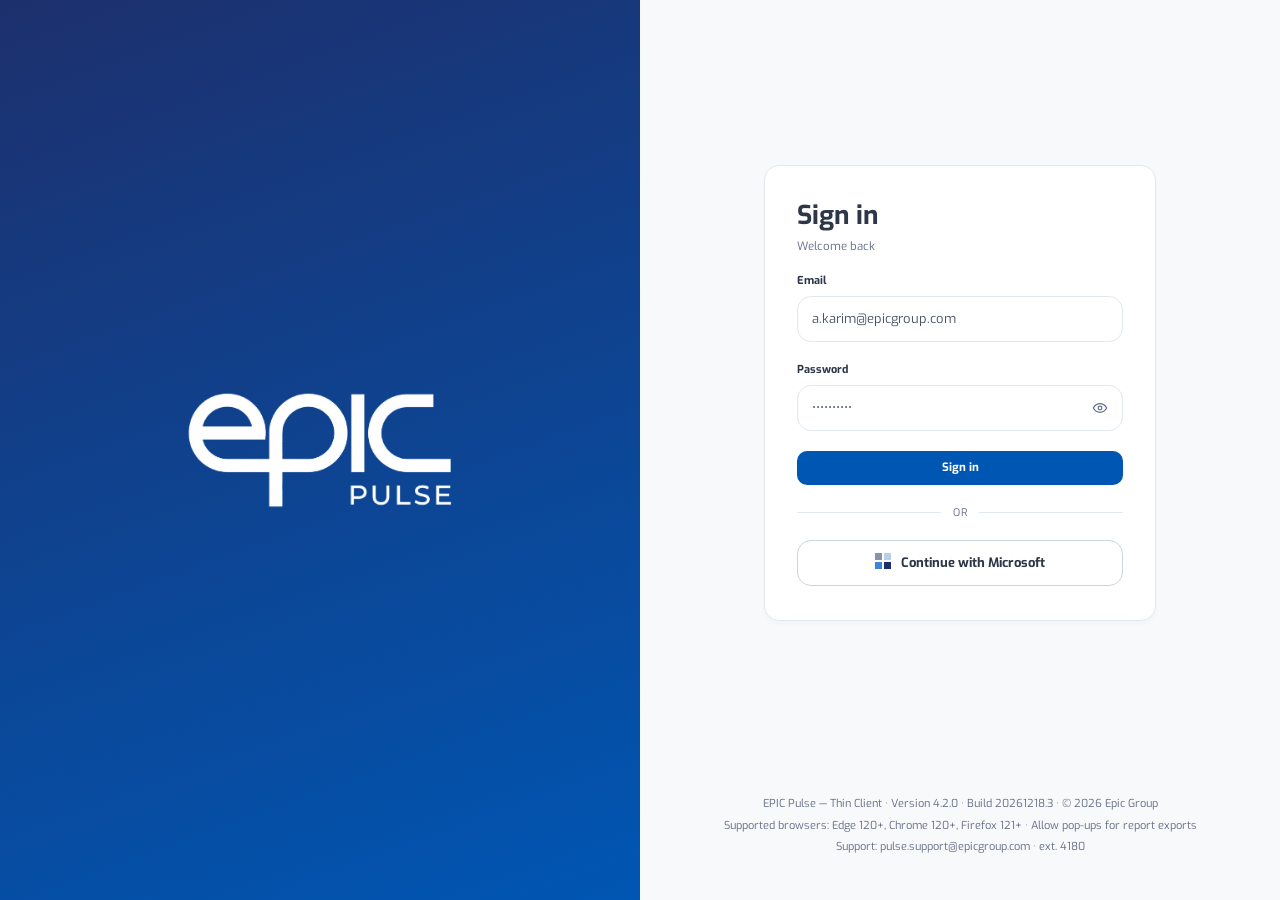
<file: EPIC_PULSE_UI_KIT_v1.0.0/EPIC_PULSE_UI_KIT_v1.0.0/example-project/index.html>
<!DOCTYPE html>
<html lang="en">
<head>
<meta charset="utf-8">
<meta name="viewport" content="width=device-width, initial-scale=1">
<title>Sign in · EPIC Pulse</title>
<link rel="icon" href="favicon.svg">

<link rel="stylesheet" href="ui-kit/css/ep-fonts.css">
<link rel="stylesheet" href="ui-kit/css/ep-tokens.css">
<link rel="stylesheet" href="ui-kit/css/ep-reset.css">
<link rel="stylesheet" href="ui-kit/css/ep-base.css">
<link rel="stylesheet" href="ui-kit/css/ep-controls.css">
<link rel="stylesheet" href="ui-kit/css/ep-surfaces.css">
<link rel="stylesheet" href="ui-kit/css/ep-auth.css">
<script src="ui-kit/js/ep-theme.js"></script>
</head>

<body>

<main class="ep-auth">
  <div class="ep-auth__brand">
    <img src="assets/epic-pulse-logo.png" alt="EPIC Pulse">
  </div>
  <div class="ep-auth__panel">
    <form class="ep-auth-card" data-ep-goto="home.html">
      <div class="ep-col ep-gap-2">
        <h1 class="ep-h-display">Sign in</h1>
        <p class="ep-t-xs ep-t-muted" style="margin:0">Welcome back</p>
      </div>
      <div class="ep-auth-banner" data-ep-auth-banner role="status">
        <span class="ep-shrink0" data-ep-icon="alert" data-ep-icon-size="15"></span>
        <span data-ep-auth-banner-text></span>
      </div>
      <div class="ep-auth-stack">
        <label class="ep-field">
          <span class="ep-field__label ep-field__label--auth">Email</span>
          <input class="ep-input ep-input--auth" type="email" autocomplete="username"
                 placeholder="you@epicgroup.com" value="a.karim@epicgroup.com">
        </label>
        <div class="ep-field">
          <label class="ep-field__label ep-field__label--auth" for="password">Password</label>
          <span class="ep-input ep-input--auth">
            <input id="password" type="password" autocomplete="current-password" value="pulse-2026">
            <button class="ep-input__reveal" type="button" data-ep-reveal="password"
                    aria-label="Show password" data-ep-icon="eye" data-ep-icon-size="16"></button>
          </span>
        </div>
        <button class="ep-btn ep-btn--primary ep-btn--tall ep-btn--block" type="submit">Sign in</button>
        <div class="ep-auth-divider"><span></span><em>OR</em><span></span></div>
        <a class="ep-btn ep-btn--sso ep-btn--tall ep-btn--block" href="home.html">
          <span data-ep-icon="microsoft" data-ep-icon-size="16"></span>
          Continue with Microsoft
        </a>
      </div>
    </form>

    <div class="ep-build-strip">
      <span>EPIC Pulse &mdash; Thin Client &middot; Version 4.2.0 &middot; Build 20261218.3 &middot; &copy; 2026 Epic Group</span>
      <span>Supported browsers: Edge 120+, Chrome 120+, Firefox 121+ &middot; Allow pop-ups for report exports</span>
      <span>Support: pulse.support@epicgroup.com &middot; ext. 4180</span>
    </div>
  </div>
</main>

<script src="ui-kit/js/ep-hooks.js"></script>
<script src="app-config.js"></script>
<script src="ui-kit/js/ep-icons.js"></script>
<script src="ui-kit/js/ep-app.js"></script>
</body>
</html>
</file>
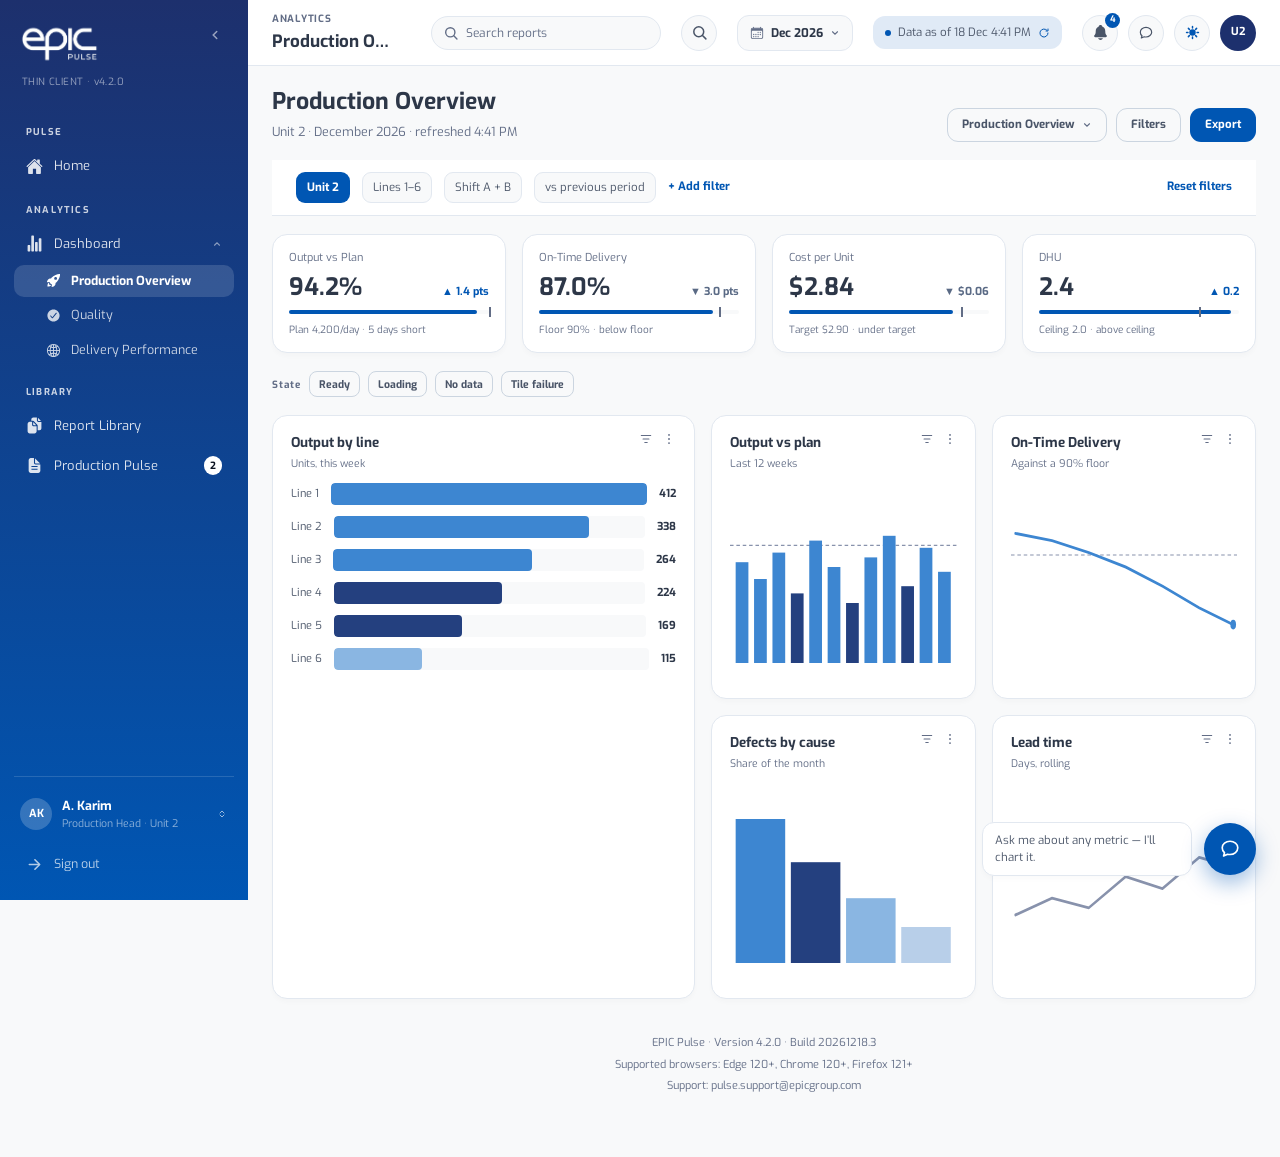
<file: EPIC_PULSE_UI_KIT_v1.0.0/EPIC_PULSE_UI_KIT_v1.0.0/example-project/dashboard.html>
<!DOCTYPE html>
<html lang="en">
<head>
<meta charset="utf-8">
<meta name="viewport" content="width=device-width, initial-scale=1">
<title>Production Overview · EPIC Pulse</title>
<link rel="icon" href="favicon.svg">

<link rel="stylesheet" href="ui-kit/css/ep-fonts.css">
<link rel="stylesheet" href="ui-kit/css/ep-tokens.css">
<link rel="stylesheet" href="ui-kit/css/ep-reset.css">
<link rel="stylesheet" href="ui-kit/css/ep-base.css">
<link rel="stylesheet" href="ui-kit/css/ep-controls.css">
<link rel="stylesheet" href="ui-kit/css/ep-surfaces.css">
<link rel="stylesheet" href="ui-kit/css/ep-data.css">
<link rel="stylesheet" href="ui-kit/css/ep-shell.css">
<link rel="stylesheet" href="ui-kit/css/ep-overlays.css">
<link rel="stylesheet" href="ui-kit/css/ep-screens.css">
<link rel="stylesheet" href="ui-kit/css/ep-extended.css">
<script src="ui-kit/js/ep-theme.js"></script>
</head>

<body data-ep-nav="dash-production" data-ep-crumb="ANALYTICS" data-ep-title="Production Overview"
      data-ep-period="Dec 2026" data-ep-asof="18 Dec 4:41 PM"
      data-ep-assistant-ctx="Production Overview · Unit 2 · Dec"
      data-ep-export-subject="Production Overview · Unit 2 · Dec">

<div class="ep-app">
  <div data-ep-mount="sidebar"></div>
  <div class="ep-app__main">
    <div data-ep-mount="topbar"></div>

    <main class="ep-page">

      <div class="ep-page-head">
        <div class="ep-col ep-gap-2">
          <h1 class="ep-h-page">Production Overview</h1>
          <p class="ep-t-md ep-t-muted" style="margin:0">Unit 2 &middot; December 2026 &middot; refreshed 4:41 PM</p>
        </div>
        <div class="ep-page-head__actions">
          <button class="ep-btn ep-btn--ghost ep-btn--pill-lg" type="button" data-ep-menu="dashboards"
                  aria-expanded="false">
            <span data-ep-menu-label>Production Overview</span>
            <span class="ep-caret" data-ep-icon="chevron-down" data-ep-icon-size="10"></span>
          </button>
          <button class="ep-btn ep-btn--ghost ep-btn--pill-lg" type="button" data-ep-open="filters">Filters</button>
          <button class="ep-btn ep-btn--primary ep-btn--pill-lg" type="button" data-ep-open="export">Export</button>
        </div>
      </div>

      <div class="ep-toolbar">
        <span class="ep-chip ep-chip--active">
          <button type="button" data-ep-menu="units" aria-expanded="false" aria-label="Edit the unit filter">
            <span data-ep-menu-label>Unit 2</span>
          </button>
        </span>
        <span class="ep-chip">
          <button type="button" data-ep-menu="lines" aria-expanded="false" aria-label="Edit the line filter">
            <span data-ep-menu-label>Lines 1&ndash;6</span>
          </button>
        </span>
        <span class="ep-chip">
          <button type="button" data-ep-menu="shifts" aria-expanded="false" aria-label="Edit the shift filter">
            <span data-ep-menu-label>Shift A + B</span>
          </button>
        </span>
        <span class="ep-chip">
          <button type="button" data-ep-menu="period" aria-expanded="false" aria-label="Edit the comparison">
            <span data-ep-menu-label>vs previous period</span>
          </button>
        </span>
        <button class="ep-btn ep-btn--link ep-t-xs" type="button" data-ep-menu="filterdims"
                aria-expanded="false">+ Add filter</button>
        <div class="ep-spacer"></div>
        <button class="ep-btn ep-btn--link ep-t-xs" type="button" data-ep-action="reset-filters">Reset filters</button>
      </div>

      <div class="ep-grid ep-grid--4 ep-grid--16">
        <a class="ep-kpi ep-kpi--target" href="dashboard.html?m=output">
          <span class="ep-kpi__label">Output vs Plan</span>
          <span class="ep-kpi__head">
            <span class="ep-kpi__value">94.2%</span>
            <span class="ep-kpi__delta ep-up">&#9650; 1.4 pts</span>
          </span>
          <span class="ep-meter">
            <span class="ep-meter__fill" style="width:94%"></span>
            <span class="ep-meter__target" style="left:100%"></span>
          </span>
          <span class="ep-kpi__note">Plan 4,200/day &middot; 5 days short</span>
        </a>
        <a class="ep-kpi ep-kpi--target" href="dashboard.html?m=otd">
          <span class="ep-kpi__label">On-Time Delivery</span>
          <span class="ep-kpi__head">
            <span class="ep-kpi__value">87.0%</span>
            <span class="ep-kpi__delta ep-down">&#9660; 3.0 pts</span>
          </span>
          <span class="ep-meter">
            <span class="ep-meter__fill" style="width:87%"></span>
            <span class="ep-meter__target" style="left:90%"></span>
          </span>
          <span class="ep-kpi__note">Floor 90% &middot; below floor</span>
        </a>
        <a class="ep-kpi ep-kpi--target" href="dashboard.html?m=cost">
          <span class="ep-kpi__label">Cost per Unit</span>
          <span class="ep-kpi__head">
            <span class="ep-kpi__value">$2.84</span>
            <span class="ep-kpi__delta ep-down">&#9660; $0.06</span>
          </span>
          <span class="ep-meter">
            <span class="ep-meter__fill" style="width:82%"></span>
            <span class="ep-meter__target" style="left:86%"></span>
          </span>
          <span class="ep-kpi__note">Target $2.90 &middot; under target</span>
        </a>
        <a class="ep-kpi ep-kpi--target" href="dashboard.html?m=dhu">
          <span class="ep-kpi__label">DHU</span>
          <span class="ep-kpi__head">
            <span class="ep-kpi__value">2.4</span>
            <span class="ep-kpi__delta ep-up">&#9650; 0.2</span>
          </span>
          <span class="ep-meter">
            <span class="ep-meter__fill" style="width:96%"></span>
            <span class="ep-meter__target" style="left:80%"></span>
          </span>
          <span class="ep-kpi__note">Ceiling 2.0 &middot; above ceiling</span>
        </a>
      </div>

      <div class="ep-state-switch" role="group" aria-label="Preview state"
           data-ep-segmented="dashstate">
        <span class="ep-state-switch__label">State</span>
        <button class="ep-btn ep-btn--xs ep-btn--ghost ep-is-active" type="button" data-ep-seg="ready">Ready</button>
        <button class="ep-btn ep-btn--xs ep-btn--ghost" type="button" data-ep-seg="loading">Loading</button>
        <button class="ep-btn ep-btn--xs ep-btn--ghost" type="button" data-ep-seg="empty">No data</button>
        <button class="ep-btn ep-btn--xs ep-btn--ghost" type="button" data-ep-seg="error">Tile failure</button>
      </div>

      <div data-ep-panel-group="dashstate" data-ep-panel-key="ready">
        <div class="ep-dash-grid">
          <article class="ep-tile ep-dg-tall">
            <div class="ep-tile__head"><div class="ep-tile__titles">
              <span class="ep-tile__title">Output by line</span>
              <span class="ep-tile__sub">Units, this week</span></div>
              <div class="ep-tile__actions">
                <button class="ep-tile__action" type="button" aria-label="Filter to Output by line"
                        data-ep-icon="filter" data-ep-open="filters"></button>
                <button class="ep-tile__action" type="button" data-ep-menu="tilekebab"
                        aria-expanded="false" aria-label="More actions for Output by line" data-ep-icon="kebab"></button>
              </div>
            </div>
            <div class="ep-bar-rows">
              <div class="ep-bar-row"><span class="ep-bar-row__label">Line 1</span>
                <span class="ep-bar-row__track"><span class="ep-bar-row__fill"
                      style="width:100%;background:var(--ep-chart-1)"></span></span>
                <span class="ep-bar-row__value">412</span></div>
              <div class="ep-bar-row"><span class="ep-bar-row__label">Line 2</span>
                <span class="ep-bar-row__track"><span class="ep-bar-row__fill"
                      style="width:82%;background:var(--ep-chart-1)"></span></span>
                <span class="ep-bar-row__value">338</span></div>
              <div class="ep-bar-row"><span class="ep-bar-row__label">Line 3</span>
                <span class="ep-bar-row__track"><span class="ep-bar-row__fill"
                      style="width:64%;background:var(--ep-chart-1)"></span></span>
                <span class="ep-bar-row__value">264</span></div>
              <div class="ep-bar-row"><span class="ep-bar-row__label">Line 4</span>
                <span class="ep-bar-row__track"><span class="ep-bar-row__fill"
                      style="width:54%;background:var(--ep-chart-2)"></span></span>
                <span class="ep-bar-row__value">224</span></div>
              <div class="ep-bar-row"><span class="ep-bar-row__label">Line 5</span>
                <span class="ep-bar-row__track"><span class="ep-bar-row__fill"
                      style="width:41%;background:var(--ep-chart-2)"></span></span>
                <span class="ep-bar-row__value">169</span></div>
              <div class="ep-bar-row"><span class="ep-bar-row__label">Line 6</span>
                <span class="ep-bar-row__track"><span class="ep-bar-row__fill"
                      style="width:28%;background:var(--ep-chart-3)"></span></span>
                <span class="ep-bar-row__value">115</span></div>
            </div>
          </article>
          <article class="ep-tile ep-dg-a">
            <div class="ep-tile__head"><div class="ep-tile__titles">
              <span class="ep-tile__title">Output vs plan</span>
              <span class="ep-tile__sub">Last 12 weeks</span></div>
              <div class="ep-tile__actions">
                <button class="ep-tile__action" type="button" aria-label="Filter to Output vs plan"
                        data-ep-icon="filter" data-ep-open="filters"></button>
                <button class="ep-tile__action" type="button" data-ep-menu="tilekebab"
                        aria-expanded="false" aria-label="More actions for Output vs plan" data-ep-icon="kebab"></button>
              </div>
            </div>
            <div class="ep-chart ep-chart--md">
              <svg viewBox="0 0 320 150" preserveAspectRatio="none" aria-label="Output against plan by week">
                <line x1="0" y1="52" x2="320" y2="52" stroke="var(--ep-chart-label)" stroke-width="1" stroke-dasharray="5 4"/>
                <rect x="8"   y="66"  width="18" height="84" fill="var(--ep-chart-1)"/>
                <rect x="34"  y="80"  width="18" height="70" fill="var(--ep-chart-1)"/>
                <rect x="60"  y="58"  width="18" height="92" fill="var(--ep-chart-1)"/>
                <rect x="86"  y="92"  width="18" height="58" fill="var(--ep-chart-2)"/>
                <rect x="112" y="48"  width="18" height="102" fill="var(--ep-chart-1)"/>
                <rect x="138" y="70"  width="18" height="80" fill="var(--ep-chart-1)"/>
                <rect x="164" y="100" width="18" height="50" fill="var(--ep-chart-2)"/>
                <rect x="190" y="62"  width="18" height="88" fill="var(--ep-chart-1)"/>
                <rect x="216" y="44"  width="18" height="106" fill="var(--ep-chart-1)"/>
                <rect x="242" y="86"  width="18" height="64" fill="var(--ep-chart-2)"/>
                <rect x="268" y="54"  width="18" height="96" fill="var(--ep-chart-1)"/>
                <rect x="294" y="74"  width="18" height="76" fill="var(--ep-chart-1)"/>
              </svg>
            </div>
          </article>
          <article class="ep-tile ep-dg-b">
            <div class="ep-tile__head"><div class="ep-tile__titles">
              <span class="ep-tile__title">On-Time Delivery</span>
              <span class="ep-tile__sub">Against a 90% floor</span></div>
              <div class="ep-tile__actions">
                <button class="ep-tile__action" type="button" aria-label="Filter to On-Time Delivery"
                        data-ep-icon="filter" data-ep-open="filters"></button>
                <button class="ep-tile__action" type="button" data-ep-menu="tilekebab"
                        aria-expanded="false" aria-label="More actions for On-Time Delivery" data-ep-icon="kebab"></button>
              </div>
            </div>
            <div class="ep-chart ep-chart--md">
              <svg viewBox="0 0 320 150" fill="none" preserveAspectRatio="none" aria-label="On-Time Delivery falling through its floor">
                <line x1="0" y1="60" x2="320" y2="60" stroke="var(--ep-chart-label)" stroke-width="1" stroke-dasharray="5 4"/>
                <path d="M6,42 L58,48 L110,58 L162,70 L214,86 L266,104 L314,118" fill="none"
                      stroke="var(--ep-chart-1)" stroke-width="2.4" stroke-linecap="round" stroke-linejoin="round"/>
                <circle cx="314" cy="118" r="4" fill="var(--ep-chart-1)"/>
              </svg>
            </div>
          </article>
          <article class="ep-tile ep-dg-c">
            <div class="ep-tile__head"><div class="ep-tile__titles">
              <span class="ep-tile__title">Defects by cause</span>
              <span class="ep-tile__sub">Share of the month</span></div>
              <div class="ep-tile__actions">
                <button class="ep-tile__action" type="button" aria-label="Filter to Defects by cause"
                        data-ep-icon="filter" data-ep-open="filters"></button>
                <button class="ep-tile__action" type="button" data-ep-menu="tilekebab"
                        aria-expanded="false" aria-label="More actions for Defects by cause" data-ep-icon="kebab"></button>
              </div>
            </div>
            <div class="ep-chart ep-chart--md">
              <svg viewBox="0 0 320 150" preserveAspectRatio="none" aria-label="Defects by cause, largest first">
                <rect x="8"   y="30"  width="70" height="120" fill="var(--ep-chart-1)"/>
                <rect x="86"  y="66"  width="70" height="84"  fill="var(--ep-chart-2)"/>
                <rect x="164" y="96"  width="70" height="54"  fill="var(--ep-chart-3)"/>
                <rect x="242" y="120" width="70" height="30"  fill="var(--ep-chart-4)"/>
              </svg>
            </div>
          </article>
          <article class="ep-tile ep-dg-d">
            <div class="ep-tile__head"><div class="ep-tile__titles">
              <span class="ep-tile__title">Lead time</span>
              <span class="ep-tile__sub">Days, rolling</span></div>
              <div class="ep-tile__actions">
                <button class="ep-tile__action" type="button" aria-label="Filter to Lead time"
                        data-ep-icon="filter" data-ep-open="filters"></button>
                <button class="ep-tile__action" type="button" data-ep-menu="tilekebab"
                        aria-expanded="false" aria-label="More actions for Lead time" data-ep-icon="kebab"></button>
              </div>
            </div>
            <div class="ep-chart ep-chart--md">
              <svg viewBox="0 0 320 150" fill="none" preserveAspectRatio="none" aria-label="Lead time, rolling average">
                <path d="M6,110 L58,96 L110,104 L162,78 L214,88 L266,62 L314,70" fill="none"
                      stroke="var(--ep-chart-5)" stroke-width="2.4" stroke-linecap="round" stroke-linejoin="round"/>
              </svg>
            </div>
          </article>
        </div>      </div>

      <div data-ep-panel-group="dashstate" data-ep-panel-key="loading" hidden>
        <div class="ep-dash-grid">
          <div class="ep-tile ep-dg-tall">
            <div class="ep-skel-chart">
              <span class="ep-skel ep-skel--title" style="width:34%"></span>
              <div class="ep-skel-chart__body">
                <span class="ep-skel ep-skel--col" style="height:60%"></span>
                <span class="ep-skel ep-skel--col" style="height:85%"></span>
                <span class="ep-skel ep-skel--col" style="height:45%"></span>
                <span class="ep-skel ep-skel--col" style="height:72%"></span>
              </div>
            </div>
          </div>
          <div class="ep-tile ep-dg-a">
            <div class="ep-skel-chart">
              <span class="ep-skel ep-skel--title" style="width:44%"></span>
              <div class="ep-skel-chart__body">
                <span class="ep-skel ep-skel--col" style="height:70%"></span>
                <span class="ep-skel ep-skel--col" style="height:50%"></span>
                <span class="ep-skel ep-skel--col" style="height:88%"></span>
                <span class="ep-skel ep-skel--col" style="height:62%"></span>
              </div>
            </div>
          </div>
          <div class="ep-tile ep-dg-b">
            <div class="ep-skel-tile">
              <span class="ep-skel ep-skel--line" style="width:40%"></span>
              <span class="ep-skel ep-skel--value" style="width:44%"></span>
              <span class="ep-skel ep-skel--bar" style="width:100%"></span>
            </div>
          </div>
          <div class="ep-tile ep-dg-c">
            <div class="ep-skel-tile">
              <span class="ep-skel ep-skel--line" style="width:52%"></span>
              <span class="ep-skel ep-skel--value" style="width:38%"></span>
              <span class="ep-skel ep-skel--bar" style="width:100%"></span>
            </div>
          </div>
          <div class="ep-tile ep-dg-d">
            <div class="ep-skel-tile">
              <span class="ep-skel ep-skel--line" style="width:46%"></span>
              <span class="ep-skel ep-skel--value" style="width:50%"></span>
              <span class="ep-skel ep-skel--bar" style="width:100%"></span>
            </div>
          </div>
        </div>
      </div>

      <div data-ep-panel-group="dashstate" data-ep-panel-key="empty" hidden>
        <div class="ep-card">
          <div class="ep-state">
            <span class="ep-state__icon" data-ep-icon="filter" data-ep-icon-size="28"></span>
            <span class="ep-state__title">Nothing matches <span data-ep-empty-filter-name>Shift C</span></span>
            <p class="ep-state__body" style="margin:0">Unit 2 ran no C shifts in December. Clear the shift
              filter to see the other 18 days, or widen the period.</p>
            <div class="ep-state__actions">
              <button class="ep-btn ep-btn--ghost" type="button" data-ep-action="reset-filters">Clear filters</button>
              <button class="ep-btn ep-btn--link" type="button" data-ep-open="filters">Open filters</button>
            </div>
          </div>
        </div>
      </div>

      <div data-ep-panel-group="dashstate" data-ep-panel-key="error" hidden>
        <div class="ep-dash-grid">
          <article class="ep-tile ep-dg-tall">
            <div class="ep-tile__head"><div class="ep-tile__titles">
              <span class="ep-tile__title">Output by line</span>
              <span class="ep-tile__sub">Units, this week</span></div>
            </div>
            <div class="ep-bar-rows">
              <div class="ep-bar-row"><span class="ep-bar-row__label">Line 1</span>
                <span class="ep-bar-row__track"><span class="ep-bar-row__fill"
                      style="width:100%;background:var(--ep-chart-1)"></span></span>
                <span class="ep-bar-row__value">412</span></div>
              <div class="ep-bar-row"><span class="ep-bar-row__label">Line 2</span>
                <span class="ep-bar-row__track"><span class="ep-bar-row__fill"
                      style="width:82%;background:var(--ep-chart-1)"></span></span>
                <span class="ep-bar-row__value">338</span></div>
              <div class="ep-bar-row"><span class="ep-bar-row__label">Line 3</span>
                <span class="ep-bar-row__track"><span class="ep-bar-row__fill"
                      style="width:64%;background:var(--ep-chart-1)"></span></span>
                <span class="ep-bar-row__value">264</span></div>
            </div>
          </article>
          <div class="ep-tile ep-tile-error ep-dg-a">
            <span class="ep-tile-error__icon" data-ep-icon="alert" data-ep-icon-size="16"></span>
            <span class="ep-tile-error__title">Defects by cause couldn&rsquo;t load</span>
            <span class="ep-tile-error__body">The quality source timed out. The other tiles are unaffected
              and their figures are current.</span>
            <button class="ep-btn ep-btn--primary ep-btn--tall" type="button" data-ep-action="retry">Retry this tile</button>
          </div>
        </div>
      </div>

      <div class="ep-build-strip">
        <span>EPIC Pulse &middot; Version 4.2.0 &middot; Build 20261218.3</span>
        <span>Supported browsers: Edge 120+, Chrome 120+, Firefox 121+</span>
        <span>Support: pulse.support@epicgroup.com</span>
      </div>

    </main>
  </div>
</div>

<div data-ep-mount="overlays"></div>

<script src="ui-kit/js/ep-hooks.js"></script>
<script src="ui-kit/js/ep-dialog.js"></script>
<script src="app-config.js"></script>
<script src="ui-kit/js/ep-icons.js"></script>
<script src="ui-kit/js/ep-menus.js"></script>
<script src="ui-kit/js/ep-datepicker.js"></script>
<script src="ui-kit/js/ep-shell.js"></script>
<script src="ui-kit/js/ep-overlays.js"></script>
<script src="ui-kit/js/ep-app.js"></script>
</body>
</html>
</file>
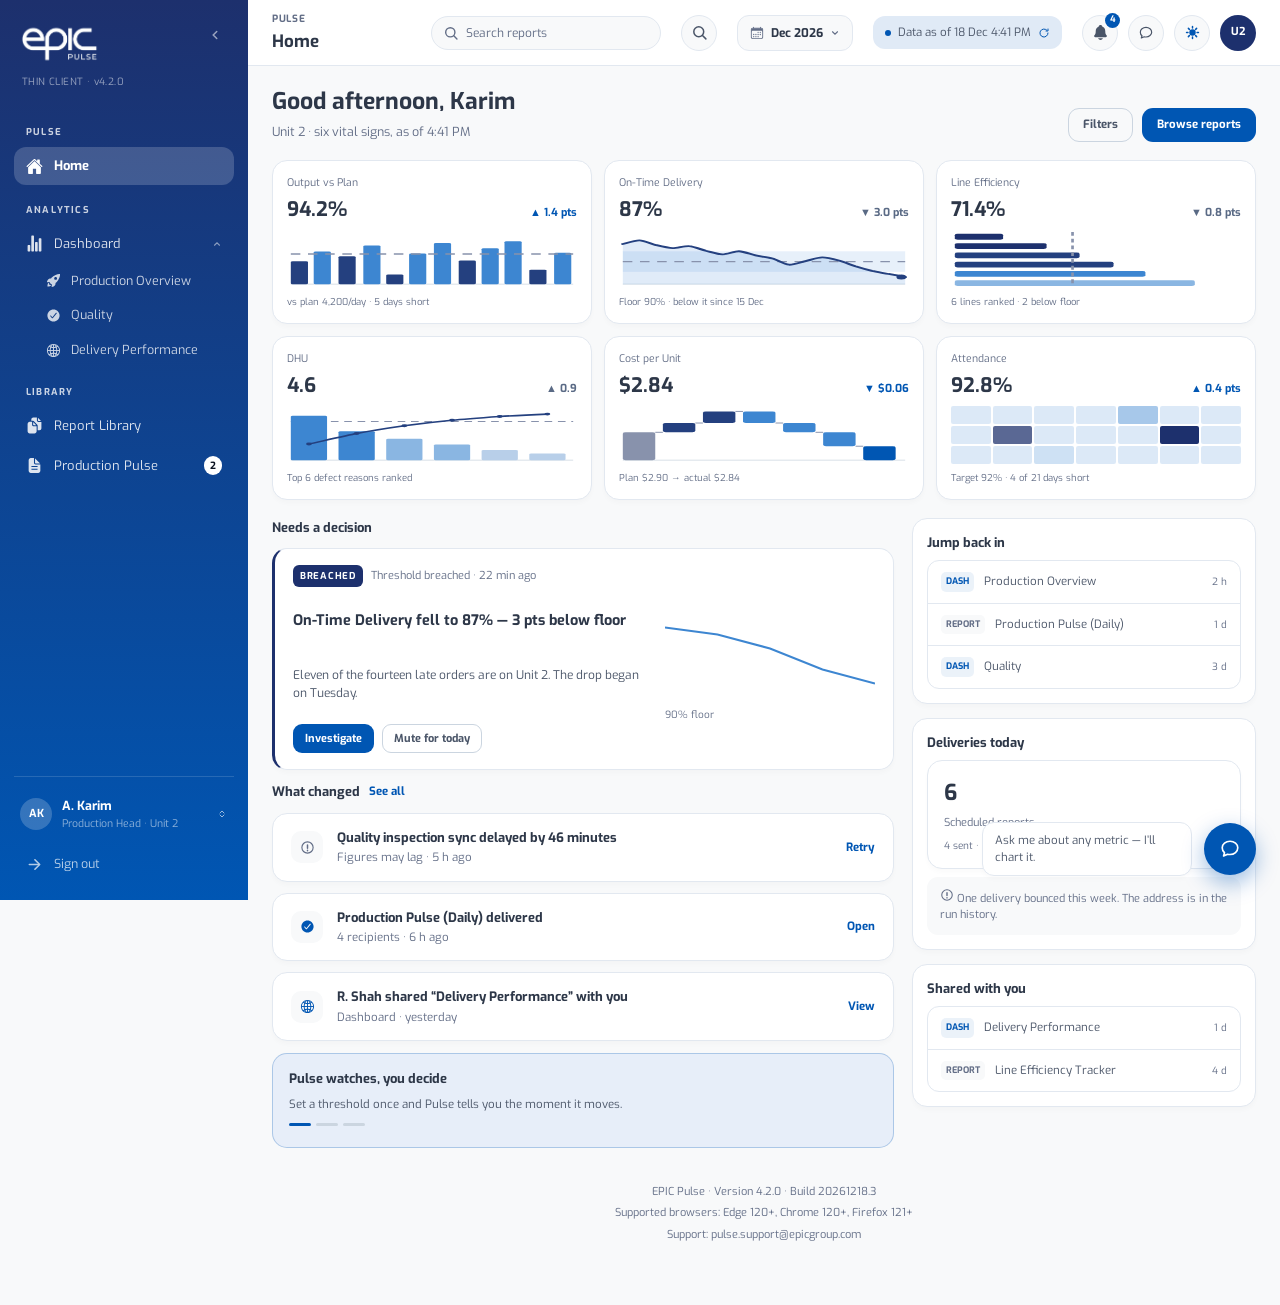
<file: EPIC_PULSE_UI_KIT_v1.0.0/EPIC_PULSE_UI_KIT_v1.0.0/example-project/home.html>
<!DOCTYPE html>
<html lang="en">
<head>
<meta charset="utf-8">
<meta name="viewport" content="width=device-width, initial-scale=1">
<title>Home · EPIC Pulse</title>
<link rel="icon" href="favicon.svg">

<link rel="stylesheet" href="ui-kit/css/ep-fonts.css">
<link rel="stylesheet" href="ui-kit/css/ep-tokens.css">
<link rel="stylesheet" href="ui-kit/css/ep-reset.css">
<link rel="stylesheet" href="ui-kit/css/ep-base.css">
<link rel="stylesheet" href="ui-kit/css/ep-controls.css">
<link rel="stylesheet" href="ui-kit/css/ep-surfaces.css">
<link rel="stylesheet" href="ui-kit/css/ep-data.css">
<link rel="stylesheet" href="ui-kit/css/ep-shell.css">
<link rel="stylesheet" href="ui-kit/css/ep-overlays.css">
<link rel="stylesheet" href="ui-kit/css/ep-screens.css">
<link rel="stylesheet" href="ui-kit/css/ep-extended.css">
<script src="ui-kit/js/ep-theme.js"></script>
</head>

<body data-ep-nav="home" data-ep-crumb="PULSE" data-ep-title="Home"
      data-ep-period="Dec 2026" data-ep-asof="18 Dec 4:41 PM"
      data-ep-assistant-ctx="Pulse Home · Unit 2 · Dec">

<div class="ep-app">
  <div data-ep-mount="sidebar"></div>
  <div class="ep-app__main">
    <div data-ep-mount="topbar"></div>

    <main class="ep-page">

      <div class="ep-page-head">
        <div class="ep-col ep-gap-2">
          <h1 class="ep-h-page">Good afternoon, Karim</h1>
          <p class="ep-t-md ep-t-muted" style="margin:0">Unit 2 &middot; six vital signs, as of 4:41 PM</p>
        </div>
        <div class="ep-page-head__actions">
          <button class="ep-btn ep-btn--ghost ep-btn--pill-lg" type="button" data-ep-open="filters">Filters</button>
          <a class="ep-btn ep-btn--primary ep-btn--pill-lg" href="report-library.html">Browse reports</a>
        </div>
      </div>

        <div class="ep-grid ep-grid--kpi6 ep-grid--12">
          <a class="ep-kpi ep-kpi--chart" href="dashboard.html?m=output">
            <span class="ep-kpi__label">Output vs Plan</span>
            <span class="ep-kpi__head">
              <span class="ep-kpi__value">94.2%</span>
              <span class="ep-kpi__delta ep-up">&#9650; 1.4 pts</span>
            </span>
            <span class="ep-kpi__chart">
                <svg viewBox="0 0 152 60" fill="none" preserveAspectRatio="none" role="img"
                   aria-label="Daily output for twelve days against a plan of 4,200 units. Five days fell short.">
                <line x1="2" y1="56.0" x2="150" y2="56.0" stroke="var(--ep-border-strong)" stroke-width="1"/>
                <rect x="2" y="32.2" width="9" height="23.8" rx="1" fill="var(--ep-chart-2)"/>
                <rect x="14" y="22.2" width="9" height="33.8" rx="1" fill="var(--ep-chart-1)"/>
                <rect x="27" y="27.2" width="9" height="28.8" rx="1" fill="var(--ep-chart-2)"/>
                <rect x="40" y="16.0" width="9" height="40.0" rx="1" fill="var(--ep-chart-1)"/>
                <rect x="52" y="46.0" width="9" height="10.0" rx="1" fill="var(--ep-chart-2)"/>
                <rect x="64" y="24.4" width="9" height="31.6" rx="1" fill="var(--ep-chart-1)"/>
                <rect x="77" y="13.5" width="9" height="42.5" rx="1" fill="var(--ep-chart-1)"/>
                <rect x="90" y="31.6" width="9" height="24.4" rx="1" fill="var(--ep-chart-2)"/>
                <rect x="102" y="18.8" width="9" height="37.2" rx="1" fill="var(--ep-chart-1)"/>
                <rect x="114" y="11.6" width="9" height="44.4" rx="1" fill="var(--ep-chart-1)"/>
                <rect x="127" y="41.0" width="9" height="15.0" rx="1" fill="var(--ep-chart-2)"/>
                <rect x="140" y="23.5" width="9" height="32.5" rx="1" fill="var(--ep-chart-1)"/>
                <line x1="2" y1="24.8" x2="150" y2="24.8" stroke="var(--ep-chart-label)" stroke-width="1.4" stroke-dasharray="5 4"/>
              </svg>
            </span>
            <span class="ep-kpi__caption">vs plan 4,200/day &middot; 5 days short</span>
          </a>
        
          <a class="ep-kpi ep-kpi--chart" href="dashboard.html?m=otd">
            <span class="ep-kpi__label">On-Time Delivery</span>
            <span class="ep-kpi__head">
              <span class="ep-kpi__value">87%</span>
              <span class="ep-kpi__delta ep-down">&#9660; 3.0 pts</span>
            </span>
            <span class="ep-kpi__chart">
                <svg viewBox="0 0 152 60" fill="none" preserveAspectRatio="none" role="img"
                   aria-label="On-Time Delivery over eighteen days, sliding through the 90 percent floor and its 88 to 92 percent band to finish at 87.0.">
                <rect x="2" y="22.0" width="148" height="21.3" fill="var(--ep-chart-1)" opacity=".12"/>
                <line x1="2" y1="56.0" x2="150" y2="56.0" stroke="var(--ep-border-strong)" stroke-width="1"/>
                <path d="M2.0,14.5C3.2,14.0 8.4,10.7 10.7,10.8C13.0,10.9 17.1,14.5 19.4,15.6C21.7,16.7 25.8,18.7 28.1,18.8C30.4,18.9 34.5,16.3 36.8,16.7C39.1,17.0 43.2,20.3 45.5,21.5C47.9,22.6 51.9,25.1 54.2,25.2C56.6,25.3 60.6,21.9 62.9,22.0C65.3,22.1 69.3,25.3 71.6,26.3C74.0,27.3 78.0,28.2 80.4,29.5C82.7,30.7 86.7,35.5 89.1,35.9C91.4,36.2 95.4,33.1 97.8,32.1C100.1,31.1 104.1,28.5 106.5,28.4C108.8,28.3 112.9,30.4 115.2,31.6C117.5,32.8 121.6,36.0 123.9,37.5C126.2,38.9 130.3,41.2 132.6,42.3C134.9,43.3 139.0,44.6 141.3,45.5C143.6,46.3 148.8,48.2 150.0,48.7L150.0,56.0L2.0,56.0Z" fill="var(--ep-chart-1)" opacity=".16"/>
                <line x1="2" y1="32.7" x2="150" y2="32.7" stroke="var(--ep-chart-label)" stroke-width="1.4" stroke-dasharray="5 4"/>
                <path d="M2.0,14.5C3.2,14.0 8.4,10.7 10.7,10.8C13.0,10.9 17.1,14.5 19.4,15.6C21.7,16.7 25.8,18.7 28.1,18.8C30.4,18.9 34.5,16.3 36.8,16.7C39.1,17.0 43.2,20.3 45.5,21.5C47.9,22.6 51.9,25.1 54.2,25.2C56.6,25.3 60.6,21.9 62.9,22.0C65.3,22.1 69.3,25.3 71.6,26.3C74.0,27.3 78.0,28.2 80.4,29.5C82.7,30.7 86.7,35.5 89.1,35.9C91.4,36.2 95.4,33.1 97.8,32.1C100.1,31.1 104.1,28.5 106.5,28.4C108.8,28.3 112.9,30.4 115.2,31.6C117.5,32.8 121.6,36.0 123.9,37.5C126.2,38.9 130.3,41.2 132.6,42.3C134.9,43.3 139.0,44.6 141.3,45.5C143.6,46.3 148.8,48.2 150.0,48.7" stroke="var(--ep-chart-2)" stroke-width="1.9" fill="none" stroke-linecap="round"/>
                <circle cx="148.0" cy="48.7" r="2.6" fill="var(--ep-chart-2)"/>
              </svg>
            </span>
            <span class="ep-kpi__caption">Floor 90% &middot; below it since 15 Dec</span>
          </a>
        
          <a class="ep-kpi ep-kpi--chart" href="dashboard.html?m=efficiency">
            <span class="ep-kpi__label">Line Efficiency</span>
            <span class="ep-kpi__head">
              <span class="ep-kpi__value">71.4%</span>
              <span class="ep-kpi__delta ep-down">&#9660; 0.8 pts</span>
            </span>
            <span class="ep-kpi__chart">
                <svg viewBox="0 0 152 60" fill="none" preserveAspectRatio="none" role="img"
                   aria-label="The six lines ranked by efficiency, worst first: Line 4 at 64.1 and Line 2 at 67.8 fall left of the 70 percent floor marker; Line 3 leads at 80.4.">
                <rect x="2" y="4.0" width="25.3" height="6" rx="1.5" fill="var(--ep-chart-6)"/>
                <rect x="2" y="13.6" width="48.1" height="6" rx="1.5" fill="var(--ep-chart-6)"/>
                <rect x="2" y="23.2" width="65.4" height="6" rx="1.5" fill="var(--ep-chart-2)"/>
                <rect x="2" y="32.8" width="83.2" height="6" rx="1.5" fill="var(--ep-chart-2)"/>
                <rect x="2" y="42.4" width="99.9" height="6" rx="1.5" fill="var(--ep-chart-1)"/>
                <rect x="2" y="52.0" width="125.8" height="6" rx="1.5" fill="var(--ep-chart-3)"/>
                <line x1="63.7" y1="2" x2="63.7" y2="58" stroke="var(--ep-chart-label)" stroke-width="1.4" stroke-dasharray="4 3"/>
              </svg>
            </span>
            <span class="ep-kpi__caption">6 lines ranked &middot; 2 below floor</span>
          </a>
        
          <a class="ep-kpi ep-kpi--chart" href="dashboard.html?m=dhu">
            <span class="ep-kpi__label">DHU</span>
            <span class="ep-kpi__head">
              <span class="ep-kpi__value">4.6</span>
              <span class="ep-kpi__delta ep-down">&#9650; 0.9</span>
            </span>
            <span class="ep-kpi__chart">
                <svg viewBox="0 0 152 60" fill="none" preserveAspectRatio="none" role="img"
                   aria-label="Defect reasons ranked, surface and alignment first; the cumulative line crosses the 80 percent marker at the fourth reason.">
                <line x1="2" y1="56.0" x2="150" y2="56.0" stroke="var(--ep-border-strong)" stroke-width="1"/>
                <line x1="2" y1="16.0" x2="150" y2="16.0" stroke="var(--ep-chart-label)" stroke-width="1.2" stroke-dasharray="4 3"/>
                <rect x="2" y="10.0" width="19" height="46.0" rx="1" fill="var(--ep-chart-1)"/>
                <rect x="27" y="26.2" width="19" height="29.8" rx="1" fill="var(--ep-chart-1)"/>
                <rect x="52" y="33.9" width="19" height="22.1" rx="1" fill="var(--ep-chart-3)"/>
                <rect x="77" y="39.8" width="19" height="16.2" rx="1" fill="var(--ep-chart-3)"/>
                <rect x="102" y="45.4" width="19" height="10.6" rx="1" fill="var(--ep-chart-4)"/>
                <rect x="127" y="49.2" width="19" height="6.8" rx="1" fill="var(--ep-chart-4)"/>
                <path d="M11.5,39.3C14.0,38.3 31.5,30.4 36.5,28.5C41.5,26.6 56.5,21.9 61.5,20.5C66.5,19.1 81.5,15.6 86.5,14.7C91.5,13.7 106.5,11.5 111.5,10.8C116.5,10.2 134.0,8.6 136.5,8.4" stroke="var(--ep-chart-2)" stroke-width="1.6" fill="none"/>
                <circle cx="11.5" cy="39.3" r="1.5" fill="var(--ep-chart-2)"/>
                <circle cx="36.5" cy="28.5" r="1.5" fill="var(--ep-chart-2)"/>
                <circle cx="61.5" cy="20.5" r="1.5" fill="var(--ep-chart-2)"/>
                <circle cx="86.5" cy="14.7" r="1.5" fill="var(--ep-chart-2)"/>
                <circle cx="111.5" cy="10.8" r="1.5" fill="var(--ep-chart-2)"/>
                <circle cx="136.5" cy="8.4" r="1.5" fill="var(--ep-chart-2)"/>
              </svg>
            </span>
            <span class="ep-kpi__caption">Top 6 defect reasons ranked</span>
          </a>
        
          <a class="ep-kpi ep-kpi--chart" href="dashboard.html?m=cost">
            <span class="ep-kpi__label">Cost per Unit</span>
            <span class="ep-kpi__head">
              <span class="ep-kpi__value">$2.84</span>
              <span class="ep-kpi__delta ep-up">&#9660; $0.06</span>
            </span>
            <span class="ep-kpi__chart">
                <svg viewBox="0 0 152 60" fill="none" preserveAspectRatio="none" role="img"
                   aria-label="Cost per unit bridged from a plan of 2.90 dollars to an actual of 2.84: overtime and scrap add 9 cents, yield, mix and utilities give back 15.">
                <line x1="2" y1="56.0" x2="150" y2="56.0" stroke="var(--ep-border-strong)" stroke-width="1"/>
                <rect x="2" y="27.2" width="17" height="28.8" rx="1.5" fill="var(--ep-chart-5)"/>
                <rect x="23" y="17.6" width="17" height="9.6" rx="1.5" fill="var(--ep-chart-2)"/>
                <rect x="44" y="5.6" width="17" height="12.0" rx="1.5" fill="var(--ep-chart-2)"/>
                <rect x="65" y="5.6" width="17" height="12.0" rx="1.5" fill="var(--ep-chart-1)"/>
                <rect x="86" y="17.6" width="17" height="9.6" rx="1.5" fill="var(--ep-chart-1)"/>
                <rect x="107" y="27.2" width="17" height="14.4" rx="1.5" fill="var(--ep-chart-1)"/>
                <rect x="128" y="41.6" width="17" height="14.4" rx="1.5" fill="var(--ep-chart-accent)"/>
                <line x1="19" y1="27.2" x2="23" y2="27.2" stroke="var(--ep-chart-label)" stroke-width="1" stroke-dasharray="4 3"/>
                <line x1="40" y1="17.6" x2="44" y2="17.6" stroke="var(--ep-chart-label)" stroke-width="1" stroke-dasharray="4 3"/>
                <line x1="61" y1="5.6" x2="65" y2="5.6" stroke="var(--ep-chart-label)" stroke-width="1" stroke-dasharray="4 3"/>
                <line x1="82" y1="17.6" x2="86" y2="17.6" stroke="var(--ep-chart-label)" stroke-width="1" stroke-dasharray="4 3"/>
                <line x1="103" y1="27.2" x2="107" y2="27.2" stroke="var(--ep-chart-label)" stroke-width="1" stroke-dasharray="4 3"/>
                <line x1="124" y1="41.6" x2="128" y2="41.6" stroke="var(--ep-chart-label)" stroke-width="1" stroke-dasharray="4 3"/>
              </svg>
            </span>
            <span class="ep-kpi__caption">Plan $2.90 &rarr; actual $2.84</span>
          </a>
        
          <a class="ep-kpi ep-kpi--chart" href="dashboard.html?m=attendance">
            <span class="ep-kpi__label">Attendance</span>
            <span class="ep-kpi__head">
              <span class="ep-kpi__value">92.8%</span>
              <span class="ep-kpi__delta ep-up">&#9650; 0.4 pts</span>
            </span>
            <span class="ep-kpi__heat" role="img"
                   aria-label="Attendance for the last twenty-one days against a 92 percent target. Four days fell short, the worst at 89.6 percent.">
                <span style="background:var(--ep-chart-1);opacity:0.18"></span>
                <span style="background:var(--ep-chart-1);opacity:0.18"></span>
                <span style="background:var(--ep-chart-1);opacity:0.18"></span>
                <span style="background:var(--ep-chart-1);opacity:0.18"></span>
                <span style="background:var(--ep-chart-1);opacity:0.45"></span>
                <span style="background:var(--ep-chart-1);opacity:0.18"></span>
                <span style="background:var(--ep-chart-1);opacity:0.18"></span>
                <span style="background:var(--ep-chart-1);opacity:0.18"></span>
                <span style="background:var(--ep-chart-6);opacity:0.73"></span>
                <span style="background:var(--ep-chart-1);opacity:0.18"></span>
                <span style="background:var(--ep-chart-1);opacity:0.18"></span>
                <span style="background:var(--ep-chart-1);opacity:0.18"></span>
                <span style="background:var(--ep-chart-6);opacity:1.00"></span>
                <span style="background:var(--ep-chart-1);opacity:0.18"></span>
                <span style="background:var(--ep-chart-1);opacity:0.18"></span>
                <span style="background:var(--ep-chart-1);opacity:0.18"></span>
                <span style="background:var(--ep-chart-1);opacity:0.25"></span>
                <span style="background:var(--ep-chart-1);opacity:0.18"></span>
                <span style="background:var(--ep-chart-1);opacity:0.18"></span>
                <span style="background:var(--ep-chart-1);opacity:0.18"></span>
                <span style="background:var(--ep-chart-1);opacity:0.18"></span>
                </span>
            <span class="ep-kpi__caption">Target 92% &middot; 4 of 21 days short</span>
          </a>
        </div>
      <div class="ep-home-body">
        <div class="ep-home-body__feed">

          <section class="ep-section">
            <div class="ep-section__head">
              <h2 class="ep-h-section">Needs a decision</h2>
            </div>

            <div class="ep-card ep-card--signal">
              <div class="ep-signal">
                <div class="ep-signal__main">
                  <div class="ep-row ep-gap-3">
                    <span class="ep-badge ep-badge--severity">BREACHED</span>
                    <span class="ep-t-2xs ep-t-muted">Threshold breached &middot; 22 min ago</span>
                  </div>
                  <h3 class="ep-signal__title">On-Time Delivery fell to 87% &mdash; 3 pts below floor</h3>
                  <p class="ep-signal__body">Eleven of the fourteen late orders are on Unit 2. The drop began on Tuesday.</p>
                  <div class="ep-signal__actions">
                    <a class="ep-btn ep-btn--primary ep-btn--sm" href="dashboard.html?d=delivery">Investigate</a>
                    <button class="ep-btn ep-btn--ghost ep-btn--sm" type="button" data-ep-dismiss=".ep-card--signal">Mute for today</button>
                  </div>
                </div>
                <div class="ep-signal__viz">
                  <svg viewBox="0 0 120 60" preserveAspectRatio="none" aria-hidden="true">
                    <polyline points="0,18 30,22 60,30 90,42 120,50" fill="none"
                              stroke="var(--ep-chart-1)" stroke-width="2"
                              vector-effect="non-scaling-stroke"/>
                  </svg>
                  <span class="ep-signal__viz-scale">90% floor</span>
                  </div>
                </div>
            </div>
          </section>

          <section class="ep-section">
            <div class="ep-section__head">
              <h2 class="ep-h-section">What changed</h2>
              <a class="ep-btn ep-btn--link" href="report-library.html">See all</a>
            </div>

            <div class="ep-feed-row">
              <span class="ep-feed-row__icon" data-ep-icon="alert" data-ep-icon-size="15"></span>
              <span class="ep-feed-row__text">
                <span class="ep-feed-row__title">Quality inspection sync delayed by 46 minutes</span>
                <span class="ep-feed-row__meta">Figures may lag &middot; 5 h ago</span>
              </span>
              <button class="ep-feed-row__cta" type="button" data-ep-action="retry">Retry</button>
            </div>
            <div class="ep-feed-row">
              <span class="ep-feed-row__icon ep-feed-row__icon--accent" data-ep-icon="check-circle" data-ep-icon-size="15"></span>
              <span class="ep-feed-row__text">
                <span class="ep-feed-row__title">Production Pulse (Daily) delivered</span>
                <span class="ep-feed-row__meta">4 recipients &middot; 6 h ago</span>
              </span>
              <a class="ep-feed-row__cta" href="report-viewer.html">Open</a>
            </div>
            <div class="ep-feed-row">
              <span class="ep-feed-row__icon ep-feed-row__icon--accent" data-ep-icon="globe" data-ep-icon-size="15"></span>
              <span class="ep-feed-row__text">
                <span class="ep-feed-row__title">R. Shah shared &ldquo;Delivery Performance&rdquo; with you</span>
                <span class="ep-feed-row__meta">Dashboard &middot; yesterday</span>
              </span>
              <a class="ep-feed-row__cta" href="dashboard.html?d=delivery">View</a>
            </div>
          </section>

          <div class="ep-card ep-card--primer">
            <div class="ep-primer__viewport" data-ep-slider>
              <div class="ep-primer__track" data-ep-slider-track>
                <div class="ep-primer__slide" data-ep-slider-slide>
                  <span class="ep-primer__title">Pulse watches, you decide</span>
                  <p class="ep-primer__body">Set a threshold once and Pulse tells you the moment it moves.</p>
                </div>
                <div class="ep-primer__slide" data-ep-slider-slide>
                  <span class="ep-primer__title">Send the finding, not a screenshot</span>
                  <p class="ep-primer__body">Share any level as a live link with the filters intact.</p>
                </div>
                <div class="ep-primer__slide" data-ep-slider-slide>
                  <span class="ep-primer__title">Ask in words</span>
                  <p class="ep-primer__body">The assistant answers with the chart it read the answer off.</p>
                </div>
              </div>
              <div class="ep-dots" aria-label="Choose a slide">
                <button class="ep-is-active" type="button" data-ep-slider-dot aria-label="Show slide 1 of 3"></button>
                <button type="button" data-ep-slider-dot aria-label="Show slide 2 of 3"></button>
                <button type="button" data-ep-slider-dot aria-label="Show slide 3 of 3"></button>
              </div>
            </div>
          </div>

        </div>

        <div class="ep-home-body__side">

          <div class="ep-card ep-card--snug">
            <div class="ep-section__head">
              <h2 class="ep-h-section">Jump back in</h2>
            </div>
            <div class="ep-list-card">
              <a class="ep-list-card__row" href="dashboard.html?d=production">
                <span class="ep-badge ep-badge--kind ep-badge--kind-accent">DASH</span>
                <span class="ep-list-card__label">Production Overview</span>
                <span class="ep-list-card__age">2 h</span>
              </a>
              <a class="ep-list-card__row" href="report-viewer.html">
                <span class="ep-badge ep-badge--kind">REPORT</span>
                <span class="ep-list-card__label">Production Pulse (Daily)</span>
                <span class="ep-list-card__age">1 d</span>
              </a>
              <a class="ep-list-card__row" href="dashboard.html?d=quality">
                <span class="ep-badge ep-badge--kind ep-badge--kind-accent">DASH</span>
                <span class="ep-list-card__label">Quality</span>
                <span class="ep-list-card__age">3 d</span>
              </a>
            </div>
          </div>

          <div class="ep-card ep-card--snug">
            <div class="ep-section__head">
              <h2 class="ep-h-section">Deliveries today</h2>
            </div>
            <div class="ep-stat">
              <span class="ep-stat__value">6</span>
              <span class="ep-stat__label">Scheduled reports</span>
              <span class="ep-stat__note">4 sent &middot; 2 due after 18:00</span>
            </div>
            <div class="ep-note">
              <span class="ep-shrink0" data-ep-icon="alert" data-ep-icon-size="14"></span>
              <span>One delivery bounced this week. The address is in the run history.</span>
            </div>
          </div>

          <div class="ep-card ep-card--snug">
            <div class="ep-section__head">
              <h2 class="ep-h-section">Shared with you</h2>
            </div>
            <div class="ep-list-card">
              <a class="ep-list-card__row" href="dashboard.html?d=delivery">
                <span class="ep-badge ep-badge--kind ep-badge--kind-accent">DASH</span>
                <span class="ep-list-card__label">Delivery Performance</span>
                <span class="ep-list-card__age">1 d</span>
              </a>
              <a class="ep-list-card__row" href="report-library.html">
                <span class="ep-badge ep-badge--kind">REPORT</span>
                <span class="ep-list-card__label">Line Efficiency Tracker</span>
                <span class="ep-list-card__age">4 d</span>
              </a>
            </div>
          </div>

        </div>
      </div>

      <div class="ep-build-strip">
        <span>EPIC Pulse &middot; Version 4.2.0 &middot; Build 20261218.3</span>
        <span>Supported browsers: Edge 120+, Chrome 120+, Firefox 121+</span>
        <span>Support: pulse.support@epicgroup.com</span>
      </div>

    </main>
  </div>
</div>

<div data-ep-mount="overlays"></div>

<script src="ui-kit/js/ep-hooks.js"></script>
<script src="ui-kit/js/ep-dialog.js"></script>
<script src="app-config.js"></script>
<script src="ui-kit/js/ep-icons.js"></script>
<script src="ui-kit/js/ep-menus.js"></script>
<script src="ui-kit/js/ep-datepicker.js"></script>
<script src="ui-kit/js/ep-shell.js"></script>
<script src="ui-kit/js/ep-overlays.js"></script>
<script src="ui-kit/js/ep-app.js"></script>
</body>
</html>
</file>
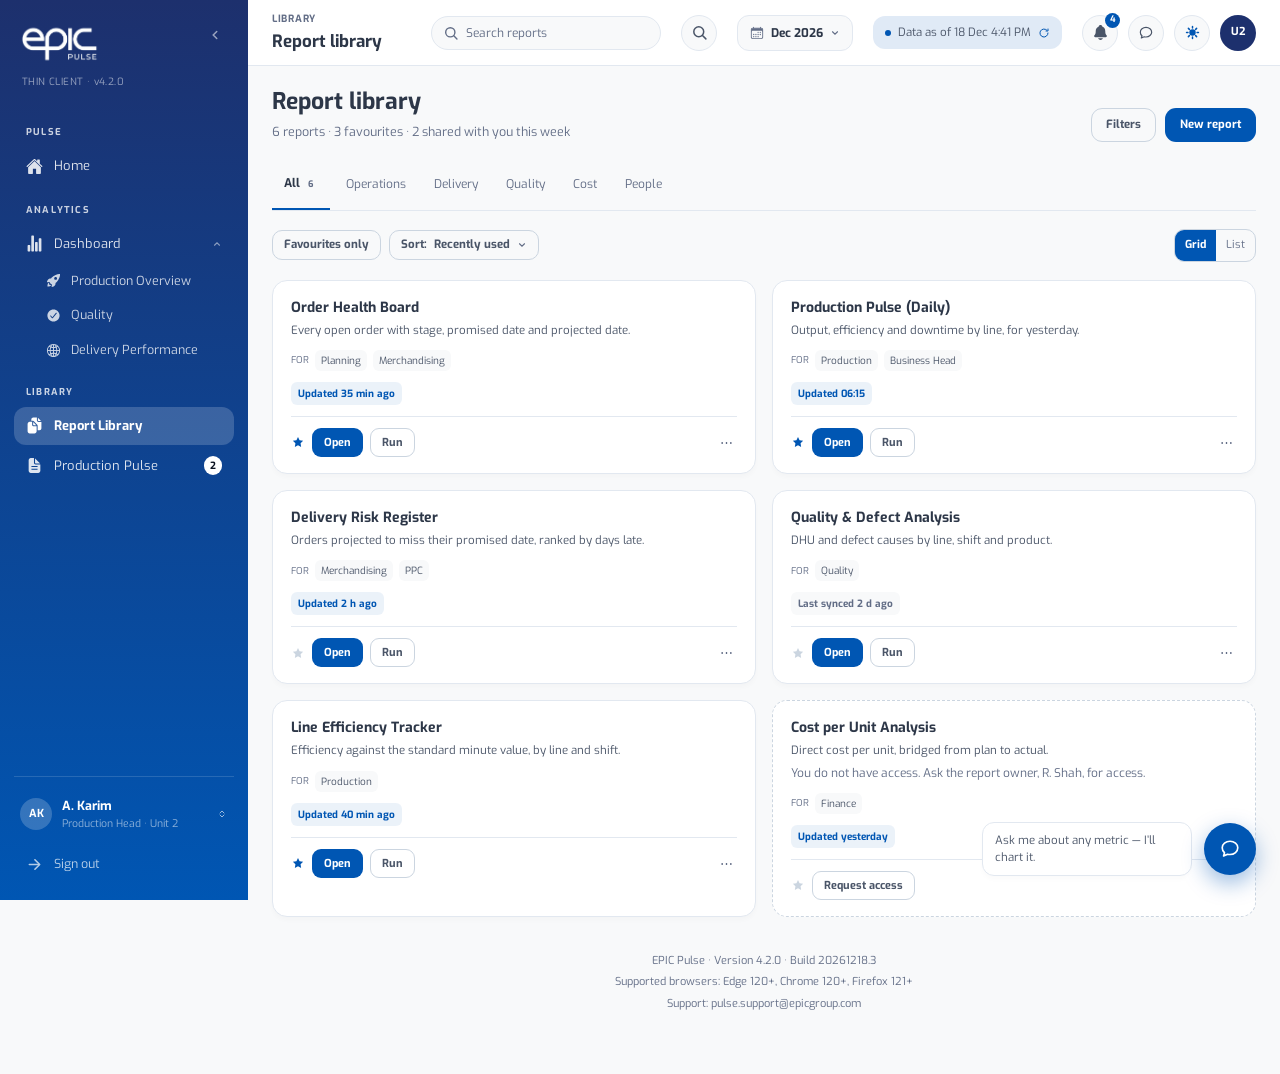
<file: EPIC_PULSE_UI_KIT_v1.0.0/EPIC_PULSE_UI_KIT_v1.0.0/example-project/report-library.html>
<!DOCTYPE html>
<html lang="en">
<head>
<meta charset="utf-8">
<meta name="viewport" content="width=device-width, initial-scale=1">
<title>Report library · EPIC Pulse</title>
<link rel="icon" href="favicon.svg">

<link rel="stylesheet" href="ui-kit/css/ep-fonts.css">
<link rel="stylesheet" href="ui-kit/css/ep-tokens.css">
<link rel="stylesheet" href="ui-kit/css/ep-reset.css">
<link rel="stylesheet" href="ui-kit/css/ep-base.css">
<link rel="stylesheet" href="ui-kit/css/ep-controls.css">
<link rel="stylesheet" href="ui-kit/css/ep-surfaces.css">
<link rel="stylesheet" href="ui-kit/css/ep-data.css">
<link rel="stylesheet" href="ui-kit/css/ep-shell.css">
<link rel="stylesheet" href="ui-kit/css/ep-overlays.css">
<link rel="stylesheet" href="ui-kit/css/ep-screens.css">
<link rel="stylesheet" href="ui-kit/css/ep-extended.css">
<script src="ui-kit/js/ep-theme.js"></script>
</head>

<body data-ep-nav="library" data-ep-crumb="LIBRARY" data-ep-title="Report library"
      data-ep-period="Dec 2026" data-ep-asof="18 Dec 4:41 PM"
      data-ep-assistant-ctx="Report library · Unit 2">

<div class="ep-app">
  <div data-ep-mount="sidebar"></div>
  <div class="ep-app__main">
    <div data-ep-mount="topbar"></div>

    <main class="ep-page">

      <div class="ep-page-head">
        <div class="ep-col ep-gap-2">
          <h1 class="ep-h-page">Report library</h1>
          <p class="ep-t-md ep-t-muted" style="margin:0">6 reports &middot; 3 favourites &middot; 2 shared with you this week</p>
        </div>
        <div class="ep-page-head__actions">
          <button class="ep-btn ep-btn--ghost ep-btn--pill-lg" type="button" data-ep-open="filters">Filters</button>
          <button class="ep-btn ep-btn--primary ep-btn--pill-lg" type="button" data-ep-open="addtile">New report</button>
        </div>
      </div>

      <div class="ep-tabs" data-ep-tabs="library" role="tablist" aria-label="Report category">
        <button class="ep-tab ep-is-active" type="button" data-ep-tab="all" data-ep-filter="all"
                role="tab" aria-selected="true">All <span class="ep-badge ep-badge--kind">6</span></button>
        <button class="ep-tab" type="button" data-ep-tab="operations" data-ep-filter="operations"
                role="tab" aria-selected="false">Operations</button>
        <button class="ep-tab" type="button" data-ep-tab="delivery" data-ep-filter="delivery"
                role="tab" aria-selected="false">Delivery</button>
        <button class="ep-tab" type="button" data-ep-tab="quality" data-ep-filter="quality"
                role="tab" aria-selected="false">Quality</button>
        <button class="ep-tab" type="button" data-ep-tab="cost" data-ep-filter="cost"
                role="tab" aria-selected="false">Cost</button>
        <button class="ep-tab" type="button" data-ep-tab="people" data-ep-filter="people"
                role="tab" aria-selected="false">People</button>
      </div>

      <div class="ep-lib-toolbar">
        <button class="ep-btn ep-btn--ghost" type="button" data-ep-fav-filter aria-pressed="false">Favourites only</button>
        <button class="ep-btn ep-btn--ghost" type="button" data-ep-menu="sort" aria-expanded="false">
          Sort: <span data-ep-menu-label>Recently used</span>
          <span class="ep-caret" data-ep-icon="chevron-down" data-ep-icon-size="10"></span>
        </button>
        <div class="ep-spacer"></div>
        <div class="ep-toggle-group" role="group" aria-label="Layout">
          <button class="ep-is-active" type="button" data-ep-layout="layout" data-ep-layout-mode="grid">Grid</button>
          <button type="button" data-ep-layout="layout" data-ep-layout-mode="list">List</button>
        </div>
      </div>

      <div class="ep-grid ep-grid--2 ep-grid--16" data-ep-sortable data-ep-cat-section>
  <article class="ep-report-card"
           data-ep-cat="operations" data-ep-name="Order Health Board"
           data-ep-recent="1" data-ep-shares="12" data-ep-fresh="1" data-ep-fav>
    <div class="ep-report-card__titles">
      <a class="ep-report-card__name ep-t-head" href="report-viewer.html">Order Health Board</a>
      <span class="ep-report-card__desc">Every open order with stage, promised date and projected date.</span>
    </div>
    <div class="ep-report-card__audience">
      <span class="ep-report-card__audience-label">FOR</span>
      <span class="ep-chip ep-chip--audience">Planning</span>
      <span class="ep-chip ep-chip--audience">Merchandising</span>
    </div>
    <div class="ep-report-card__freshness">
      <span class="ep-badge ep-badge--fresh">Updated 35 min ago</span>
    </div>
    <div class="ep-report-card__actions">
      <button class="ep-star" type="button" data-ep-star
            aria-label="Remove from favourites" data-ep-icon="star" data-ep-icon-size="14"></button>
        <a class="ep-btn ep-btn--sm ep-btn--primary" href="report-viewer.html">Open</a>
        <button class="ep-btn ep-btn--sm ep-btn--ghost" type="button" data-ep-open="run">Run</button>
      <button class="ep-kebab" type="button" data-ep-menu="reportkebab"
              aria-expanded="false" aria-label="More actions for Order Health Board">&ctdot;</button>
    </div>
  </article>
  <article class="ep-report-card"
           data-ep-cat="operations" data-ep-name="Production Pulse (Daily)"
           data-ep-recent="2" data-ep-shares="28" data-ep-fresh="2" data-ep-fav>
    <div class="ep-report-card__titles">
      <a class="ep-report-card__name ep-t-head" href="report-viewer.html">Production Pulse (Daily)</a>
      <span class="ep-report-card__desc">Output, efficiency and downtime by line, for yesterday.</span>
    </div>
    <div class="ep-report-card__audience">
      <span class="ep-report-card__audience-label">FOR</span>
      <span class="ep-chip ep-chip--audience">Production</span>
      <span class="ep-chip ep-chip--audience">Business Head</span>
    </div>
    <div class="ep-report-card__freshness">
      <span class="ep-badge ep-badge--fresh">Updated 06:15</span>
    </div>
    <div class="ep-report-card__actions">
      <button class="ep-star" type="button" data-ep-star
            aria-label="Remove from favourites" data-ep-icon="star" data-ep-icon-size="14"></button>
        <a class="ep-btn ep-btn--sm ep-btn--primary" href="report-viewer.html">Open</a>
        <button class="ep-btn ep-btn--sm ep-btn--ghost" type="button" data-ep-open="run">Run</button>
      <button class="ep-kebab" type="button" data-ep-menu="reportkebab"
              aria-expanded="false" aria-label="More actions for Production Pulse (Daily)">&ctdot;</button>
    </div>
  </article>
  <article class="ep-report-card"
           data-ep-cat="delivery" data-ep-name="Delivery Risk Register"
           data-ep-recent="3" data-ep-shares="19" data-ep-fresh="3">
    <div class="ep-report-card__titles">
      <a class="ep-report-card__name ep-t-head" href="report-viewer.html">Delivery Risk Register</a>
      <span class="ep-report-card__desc">Orders projected to miss their promised date, ranked by days late.</span>
    </div>
    <div class="ep-report-card__audience">
      <span class="ep-report-card__audience-label">FOR</span>
      <span class="ep-chip ep-chip--audience">Merchandising</span>
      <span class="ep-chip ep-chip--audience">PPC</span>
    </div>
    <div class="ep-report-card__freshness">
      <span class="ep-badge ep-badge--fresh">Updated 2 h ago</span>
    </div>
    <div class="ep-report-card__actions">
      <button class="ep-star ep-star--off" type="button" data-ep-star
            aria-label="Add to favourites" data-ep-icon="star" data-ep-icon-size="14"></button>
        <a class="ep-btn ep-btn--sm ep-btn--primary" href="report-viewer.html">Open</a>
        <button class="ep-btn ep-btn--sm ep-btn--ghost" type="button" data-ep-open="run">Run</button>
      <button class="ep-kebab" type="button" data-ep-menu="reportkebab"
              aria-expanded="false" aria-label="More actions for Delivery Risk Register">&ctdot;</button>
    </div>
  </article>
  <article class="ep-report-card"
           data-ep-cat="quality" data-ep-name="Quality &amp; Defect Analysis"
           data-ep-recent="4" data-ep-shares="9" data-ep-fresh="4">
    <div class="ep-report-card__titles">
      <a class="ep-report-card__name ep-t-head" href="report-viewer.html">Quality &amp; Defect Analysis</a>
      <span class="ep-report-card__desc">DHU and defect causes by line, shift and product.</span>
    </div>
    <div class="ep-report-card__audience">
      <span class="ep-report-card__audience-label">FOR</span>
      <span class="ep-chip ep-chip--audience">Quality</span>
    </div>
    <div class="ep-report-card__freshness">
      <span class="ep-badge ep-badge--stale">Last synced 2 d ago</span>
    </div>
    <div class="ep-report-card__actions">
      <button class="ep-star ep-star--off" type="button" data-ep-star
            aria-label="Add to favourites" data-ep-icon="star" data-ep-icon-size="14"></button>
        <a class="ep-btn ep-btn--sm ep-btn--primary" href="report-viewer.html">Open</a>
        <button class="ep-btn ep-btn--sm ep-btn--ghost" type="button" data-ep-open="run">Run</button>
      <button class="ep-kebab" type="button" data-ep-menu="reportkebab"
              aria-expanded="false" aria-label="More actions for Quality &amp; Defect Analysis">&ctdot;</button>
    </div>
  </article>
  <article class="ep-report-card"
           data-ep-cat="operations" data-ep-name="Line Efficiency Tracker"
           data-ep-recent="5" data-ep-shares="14" data-ep-fresh="2" data-ep-fav>
    <div class="ep-report-card__titles">
      <a class="ep-report-card__name ep-t-head" href="report-viewer.html">Line Efficiency Tracker</a>
      <span class="ep-report-card__desc">Efficiency against the standard minute value, by line and shift.</span>
    </div>
    <div class="ep-report-card__audience">
      <span class="ep-report-card__audience-label">FOR</span>
      <span class="ep-chip ep-chip--audience">Production</span>
    </div>
    <div class="ep-report-card__freshness">
      <span class="ep-badge ep-badge--fresh">Updated 40 min ago</span>
    </div>
    <div class="ep-report-card__actions">
      <button class="ep-star" type="button" data-ep-star
            aria-label="Remove from favourites" data-ep-icon="star" data-ep-icon-size="14"></button>
        <a class="ep-btn ep-btn--sm ep-btn--primary" href="report-viewer.html">Open</a>
        <button class="ep-btn ep-btn--sm ep-btn--ghost" type="button" data-ep-open="run">Run</button>
      <button class="ep-kebab" type="button" data-ep-menu="reportkebab"
              aria-expanded="false" aria-label="More actions for Line Efficiency Tracker">&ctdot;</button>
    </div>
  </article>
  <article class="ep-report-card ep-report-card--locked"
           data-ep-cat="cost" data-ep-name="Cost per Unit Analysis"
           data-ep-recent="6" data-ep-shares="4" data-ep-fresh="5">
    <div class="ep-report-card__titles">
      <a class="ep-report-card__name ep-t-head" href="report-viewer.html">Cost per Unit Analysis</a>
      <span class="ep-report-card__desc">Direct cost per unit, bridged from plan to actual.</span>
    <p class="ep-t-sm ep-t-muted" style="margin:0">You do not have access. Ask the report owner, R. Shah, for access.</p>
    </div>
    <div class="ep-report-card__audience">
      <span class="ep-report-card__audience-label">FOR</span>
      <span class="ep-chip ep-chip--audience">Finance</span>
    </div>
    <div class="ep-report-card__freshness">
      <span class="ep-badge ep-badge--fresh">Updated yesterday</span>
    </div>
    <div class="ep-report-card__actions">
      <button class="ep-star ep-star--off" type="button" data-ep-star
            aria-label="Add to favourites" data-ep-icon="star" data-ep-icon-size="14"></button>
        <button class="ep-btn ep-btn--sm ep-btn--ghost" type="button" data-ep-action="share">Request access</button>
    </div>
  </article>      </div>

      <div class="ep-card" data-ep-empty-filter hidden>
        <div class="ep-state">
          <span class="ep-state__icon" data-ep-icon="filter" data-ep-icon-size="28"></span>
          <span class="ep-state__title">Nothing in <span data-ep-empty-filter-name>this category</span></span>
          <p class="ep-state__body" style="margin:0">The library has six reports, and none of them is filed
            here yet. Choose another category, or clear the filter to see all six.</p>
          <div class="ep-state__actions">
            <a class="ep-btn ep-btn--ghost" href="report-library.html">Show all reports</a>
          </div>
        </div>
      </div>

      <div class="ep-build-strip">
        <span>EPIC Pulse &middot; Version 4.2.0 &middot; Build 20261218.3</span>
        <span>Supported browsers: Edge 120+, Chrome 120+, Firefox 121+</span>
        <span>Support: pulse.support@epicgroup.com</span>
      </div>

    </main>
  </div>
</div>

<div data-ep-mount="overlays"></div>

<script src="ui-kit/js/ep-hooks.js"></script>
<script src="ui-kit/js/ep-dialog.js"></script>
<script src="app-config.js"></script>
<script src="ui-kit/js/ep-icons.js"></script>
<script src="ui-kit/js/ep-menus.js"></script>
<script src="ui-kit/js/ep-datepicker.js"></script>
<script src="ui-kit/js/ep-shell.js"></script>
<script src="ui-kit/js/ep-overlays.js"></script>
<script src="ui-kit/js/ep-app.js"></script>
</body>
</html>
</file>
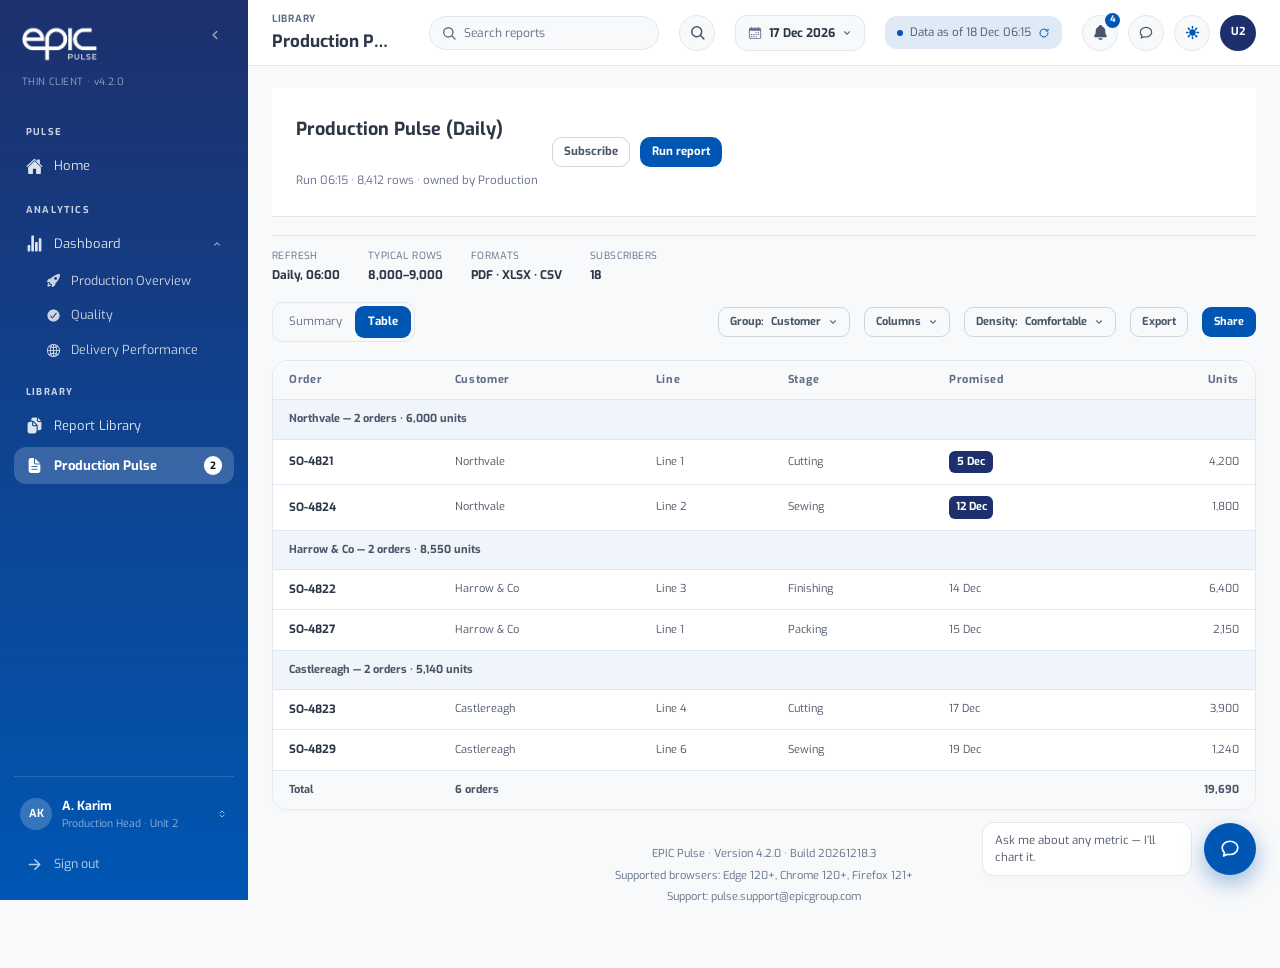
<file: EPIC_PULSE_UI_KIT_v1.0.0/EPIC_PULSE_UI_KIT_v1.0.0/example-project/report-viewer.html>
<!DOCTYPE html>
<html lang="en">
<head>
<meta charset="utf-8">
<meta name="viewport" content="width=device-width, initial-scale=1">
<title>Production Pulse (Daily) · EPIC Pulse</title>
<link rel="icon" href="favicon.svg">

<link rel="stylesheet" href="ui-kit/css/ep-fonts.css">
<link rel="stylesheet" href="ui-kit/css/ep-tokens.css">
<link rel="stylesheet" href="ui-kit/css/ep-reset.css">
<link rel="stylesheet" href="ui-kit/css/ep-base.css">
<link rel="stylesheet" href="ui-kit/css/ep-controls.css">
<link rel="stylesheet" href="ui-kit/css/ep-surfaces.css">
<link rel="stylesheet" href="ui-kit/css/ep-data.css">
<link rel="stylesheet" href="ui-kit/css/ep-shell.css">
<link rel="stylesheet" href="ui-kit/css/ep-overlays.css">
<link rel="stylesheet" href="ui-kit/css/ep-screens.css">
<link rel="stylesheet" href="ui-kit/css/ep-extended.css">
<script src="ui-kit/js/ep-theme.js"></script>
</head>

<body data-ep-nav="viewer" data-ep-crumb="LIBRARY" data-ep-title="Production Pulse (Daily)"
      data-ep-period="17 Dec 2026" data-ep-asof="18 Dec 06:15"
      data-ep-assistant-ctx="Production Pulse (Daily) · Unit 2 · 17 Dec"
      data-ep-export-subject="Production Pulse · Unit 2 · 17 Dec"
      data-ep-run-report="Production Pulse (Daily)"
      data-ep-schedule-subject="Production Pulse (Daily) · report">

<div class="ep-app">
  <div data-ep-mount="sidebar"></div>
  <div class="ep-app__main">
    <div data-ep-mount="topbar"></div>

    <main class="ep-page">

      <div class="ep-detail-head">
        <div class="ep-detail-head__titles">
          <h1 class="ep-detail-head__name">Production Pulse (Daily)</h1>
          <p class="ep-detail-head__meta">Run 06:15 &middot; 8,412 rows &middot; owned by Production</p>
        </div>
        <div class="ep-detail-head__actions">
          <button class="ep-btn ep-btn--ghost" type="button" data-ep-open="schedule">Subscribe</button>
          <button class="ep-btn ep-btn--primary" type="button" data-ep-open="run">Run report</button>
        </div>
      </div>

      <div class="ep-facts">
        <div class="ep-facts__item"><span class="ep-facts__label">REFRESH</span>
          <span class="ep-facts__value">Daily, 06:00</span></div>
        <div class="ep-facts__item"><span class="ep-facts__label">TYPICAL ROWS</span>
          <span class="ep-facts__value">8,000&ndash;9,000</span></div>
        <div class="ep-facts__item"><span class="ep-facts__label">FORMATS</span>
          <span class="ep-facts__value">PDF &middot; XLSX &middot; CSV</span></div>
        <div class="ep-facts__item"><span class="ep-facts__label">SUBSCRIBERS</span>
          <span class="ep-facts__value">18</span></div>
      </div>

      <div class="ep-viewer-bar">
        <div class="ep-segmented" data-ep-segmented="reportview" role="group" aria-label="View">
          <button class="ep-segmented__btn" type="button" data-ep-seg="summary">Summary</button>
          <button class="ep-segmented__btn ep-is-active" type="button" data-ep-seg="table">Table</button>
        </div>
        <div class="ep-spacer"></div>
        <button class="ep-btn ep-btn--ghost ep-btn--sm" type="button" data-ep-menu="groupby"
                aria-expanded="false">
          Group: <span data-ep-menu-label>Customer</span>
          <span class="ep-caret" data-ep-icon="chevron-down" data-ep-icon-size="10"></span>
        </button>
        <button class="ep-btn ep-btn--ghost ep-btn--sm" type="button" data-ep-menu="columns"
                aria-expanded="false">
          Columns
          <span class="ep-caret" data-ep-icon="chevron-down" data-ep-icon-size="10"></span>
        </button>
        <button class="ep-btn ep-btn--ghost ep-btn--sm" type="button" data-ep-menu="density"
                aria-expanded="false">
          Density: <span data-ep-menu-label>Comfortable</span>
          <span class="ep-caret" data-ep-icon="chevron-down" data-ep-icon-size="10"></span>
        </button>
        <button class="ep-btn ep-btn--ghost ep-btn--sm" type="button" data-ep-open="export">Export</button>
        <button class="ep-btn ep-btn--primary ep-btn--sm" type="button" data-ep-action="share">Share</button>
      </div>

      <div data-ep-panel-group="reportview" data-ep-panel-key="table">
        <div class="ep-table-wrap ep-table-wrap--card">
          <table class="ep-dtable ep-dtable--wide" data-ep-columns-table>
            <caption class="ep-sr-only">Open orders for 17 December, grouped by customer</caption>
            <thead>
              <tr><th>Order</th><th>Customer</th><th>Line</th><th>Stage</th><th>Promised</th>
                  <th class="ep-cell-num">Units</th></tr>
            </thead>
            <tbody>
            <tr class="ep-dtable__group"><td colspan="6">Northvale &mdash; 2 orders &middot; 6,000 units</td></tr>
            <tr><td class="ep-cell-strong">SO-4821</td><td>Northvale</td><td>Line 1</td><td>Cutting</td><td><span class="ep-cell-late">5 Dec</span></td><td class="ep-cell-num">4,200</td></tr>
            <tr><td class="ep-cell-strong">SO-4824</td><td>Northvale</td><td>Line 2</td><td>Sewing</td><td><span class="ep-cell-late">12 Dec</span></td><td class="ep-cell-num">1,800</td></tr>
            <tr class="ep-dtable__group"><td colspan="6">Harrow &amp; Co &mdash; 2 orders &middot; 8,550 units</td></tr>
            <tr><td class="ep-cell-strong">SO-4822</td><td>Harrow &amp; Co</td><td>Line 3</td><td>Finishing</td><td>14 Dec</td><td class="ep-cell-num">6,400</td></tr>
            <tr><td class="ep-cell-strong">SO-4827</td><td>Harrow &amp; Co</td><td>Line 1</td><td>Packing</td><td>15 Dec</td><td class="ep-cell-num">2,150</td></tr>
            <tr class="ep-dtable__group"><td colspan="6">Castlereagh &mdash; 2 orders &middot; 5,140 units</td></tr>
            <tr><td class="ep-cell-strong">SO-4823</td><td>Castlereagh</td><td>Line 4</td><td>Cutting</td><td>17 Dec</td><td class="ep-cell-num">3,900</td></tr>
            <tr><td class="ep-cell-strong">SO-4829</td><td>Castlereagh</td><td>Line 6</td><td>Sewing</td><td>19 Dec</td><td class="ep-cell-num">1,240</td></tr>
            <tr class="ep-dtable__total"><td>Total</td><td>6 orders</td><td></td><td></td><td></td><td class="ep-cell-num">19,690</td></tr>            </tbody>
          </table>
        </div>
      </div>

      <div data-ep-panel-group="reportview" data-ep-panel-key="summary" hidden>
          <div class="ep-paper-tray">
            <article class="ep-paper">
              <div class="ep-paper__head">
                <span class="ep-paper__brandplate">
                  <img class="ep-paper__logo" src="assets/epic-pulse-logo-navy-tight.png" alt="EPIC Pulse">
                </span>
                <span class="ep-paper__stamp">18 DEC 2026 &middot; UNIT 2</span>
              </div>
              <h2 class="ep-paper__title">Production Pulse (Daily)</h2>
              <p class="ep-paper__lede" style="margin:0">Output, efficiency and downtime by line for 17 December,
                with every order still open against its promised date.</p>
              <div class="ep-paper__table">
                <div class="ep-paper__tr ep-paper__tr--head">
                  <span class="ep-paper__th">ORDER</span>
                  <span class="ep-paper__th">CUSTOMER</span>
                  <span class="ep-paper__th">PROMISED</span>
                  <span class="ep-paper__th ep-paper__th--num">LATE</span>
                </div>
                <div class="ep-paper__tr">
                  <span class="ep-paper__td">PO-88412</span>
                  <span class="ep-paper__td">Northvale</span>
                  <span class="ep-paper__td">5 Dec</span>
                  <span class="ep-paper__td ep-paper__td--flag">23 d</span>
                </div>
                <div class="ep-paper__tr">
                  <span class="ep-paper__td">PO-88376</span>
                  <span class="ep-paper__td">Northvale</span>
                  <span class="ep-paper__td">12 Dec</span>
                  <span class="ep-paper__td ep-paper__td--flag">14 d</span>
                </div>
                <div class="ep-paper__tr">
                  <span class="ep-paper__td">PO-88301</span>
                  <span class="ep-paper__td">Harrow &amp; Co</span>
                  <span class="ep-paper__td">14 Dec</span>
                  <span class="ep-paper__td ep-paper__td--num">11 d</span>
                </div>
                <div class="ep-paper__tr">
                  <span class="ep-paper__td">PO-88295</span>
                  <span class="ep-paper__td">Harrow &amp; Co</span>
                  <span class="ep-paper__td">15 Dec</span>
                  <span class="ep-paper__td ep-paper__td--num">9 d</span>
                </div>
                <div class="ep-paper__tr">
                  <span class="ep-paper__td">PO-88244</span>
                  <span class="ep-paper__td">Castlereagh</span>
                  <span class="ep-paper__td">17 Dec</span>
                  <span class="ep-paper__td ep-paper__td--num">6 d</span>
                </div>
              </div>
              <svg width="100%" height="70" viewBox="0 0 344 70" fill="none"
                   preserveAspectRatio="none" role="img" aria-label="At-risk orders by ship week">
                <line x1="4" y1="60" x2="340" y2="60" stroke="var(--ep-paper-rule)" stroke-width="1"/>
                <rect x="14" y="30.4" width="34" height="29.6" fill="var(--ep-chart-1)"/>
                <rect x="60" y="17.3" width="34" height="42.7" fill="var(--ep-chart-2)"/>
                <rect x="106" y="37.0" width="34" height="23.0" fill="var(--ep-chart-1)"/>
                <rect x="152" y="45.2" width="34" height="14.8" fill="var(--ep-chart-3)"/>
                <rect x="198" y="33.7" width="34" height="26.3" fill="var(--ep-chart-1)"/>
                <rect x="244" y="48.5" width="34" height="11.5" fill="var(--ep-chart-4)"/>
                <rect x="290" y="53.4" width="34" height="6.6" fill="var(--ep-chart-4)"/>
              </svg>
              <div class="ep-paper__foot">
                <span>Source: ERP Production &middot; synced 16:10</span>
                <span>Page 1 of 3</span>
              </div>
            </article>
          </div>      </div>

      <div class="ep-build-strip">
        <span>EPIC Pulse &middot; Version 4.2.0 &middot; Build 20261218.3</span>
        <span>Supported browsers: Edge 120+, Chrome 120+, Firefox 121+</span>
        <span>Support: pulse.support@epicgroup.com</span>
      </div>

    </main>
  </div>
</div>

<div data-ep-mount="overlays"></div>

<script src="ui-kit/js/ep-hooks.js"></script>
<script src="ui-kit/js/ep-dialog.js"></script>
<script src="app-config.js"></script>
<script src="ui-kit/js/ep-icons.js"></script>
<script src="ui-kit/js/ep-menus.js"></script>
<script src="ui-kit/js/ep-datepicker.js"></script>
<script src="ui-kit/js/ep-shell.js"></script>
<script src="ui-kit/js/ep-overlays.js"></script>
<script src="ui-kit/js/ep-app.js"></script>
</body>
</html>
</file>
<file: EPIC_PULSE_UI_KIT_v1.0.0/EPIC_PULSE_UI_KIT_v1.0.0/example-project/ui-kit/css/ep-fonts.css>
/* EPIC Pulse UI Kit — typeface
   Layer 1. @font-face only. Load it before every other layer, or the first
   paint uses the fallback stack and reflows when the real face arrives.

   Exo is the interface face: every screen renders in it, at 400 and 700.
   It ships here as a variable font covering 400-700 in one file per subset,
   which is why three files serve four weights.

   Self-hosted rather than fetched: the kit makes no network requests, so it
   works offline, from file://, and inside a network that cannot reach a font
   host. Exo is licensed under the SIL Open Font License 1.1;
   the terms are in THIRD_PARTY_NOTICES.

   The other two families the token file names, DM Sans and Montserrat, are
   NOT shipped: nothing in the kit renders in them, so 800 KB of font binaries
   would buy nothing. Their tokens resolve to the system stack each one
   declares. To use them, add the files beside these and declare them here in
   the same shape. */

/* latin — the subset that covers the interface */
@font-face {
  font-family: 'Exo';
  font-style: normal;
  font-weight: 400 700;
  font-display: swap;
  src: url('../assets/fonts/exo-latin.woff2') format('woff2');
  unicode-range: U+0000-00FF, U+0131, U+0152-0153, U+02BB-02BC, U+02C6, U+02DA,
    U+02DC, U+0304, U+0308, U+0329, U+2000-206F, U+20AC, U+2122, U+2191, U+2193,
    U+2212, U+2215, U+FEFF, U+FFFD;
}

/* latin-ext */
@font-face {
  font-family: 'Exo';
  font-style: normal;
  font-weight: 400 700;
  font-display: swap;
  src: url('../assets/fonts/exo-latin-ext.woff2') format('woff2');
  unicode-range: U+0100-02BA, U+02BD-02C5, U+02C7-02CC, U+02CE-02D7, U+02DD-02FF,
    U+0304, U+0308, U+0329, U+1D00-1DBF, U+1E00-1E9F, U+1EF2-1EFF, U+2020,
    U+20A0-20AB, U+20AD-20C0, U+2113, U+2C60-2C7F, U+A720-A7FF;
}

/* vietnamese */
@font-face {
  font-family: 'Exo';
  font-style: normal;
  font-weight: 400 700;
  font-display: swap;
  src: url('../assets/fonts/exo-vietnamese.woff2') format('woff2');
  unicode-range: U+0102-0103, U+0110-0111, U+0128-0129, U+0168-0169, U+01A0-01A1,
    U+01AF-01B0, U+0300-0301, U+0303-0304, U+0308-0309, U+0323, U+0329,
    U+1EA0-1EF9, U+20AB;
}
</file>
<file: EPIC_PULSE_UI_KIT_v1.0.0/EPIC_PULSE_UI_KIT_v1.0.0/example-project/ui-kit/css/ep-tokens.css>
/* EPIC Pulse UI Kit v1.0.0 — design tokens
   Carried over verbatim from the Epic Pulse design system's token files.
   Additions are limited to (a) the chart series palette, which the design source
   hard-coded inline per chart, and (b) the paper surface the report document
   view keeps in both themes. Both are flagged below. */


:root {
  /* base palette — the product’s source values */
  --pu-white: #fff;
  --pu-gray-900: #1a202c;
  --pu-gray-800: #2d3748;
  --pu-gray-700: #4a5568;
  --pu-gray-600: #718096;
  --pu-gray-500: #a0aec0;
  --pu-gray-400: #c4c4c4;
  --pu-gray-300: #cbd5e0;
  --pu-gray-200: #e2e8f0;
  --pu-gray-100: #f8f9fa;
  --pu-black: #000;
  --pu-teal: #4fd1c5;
  --pu-indigo: #1d306d;
  --pu-blue: #0056b3;
  --pu-blue-bright: #0056b3;
  --pu-pink: #ff61f6;
  --pu-navy-900: #1d306d;
  --pu-navy-800: #1d306d;
  --pu-navy-700: #0056b3;
  --pu-blue-tint: color-mix(in oklab, #0056b3 40%, white);

  /* --- semantic aliases — how the dashboard actually uses the palette */
  --ep-surface-app: var(--pu-gray-100);
  --ep-surface-card: var(--pu-white);
  --ep-surface-sidebar-top: var(--pu-navy-900);
  --ep-surface-sidebar-bottom: var(--pu-navy-700);
  --ep-surface-help-card: var(--pu-blue);
  --ep-text-heading: var(--pu-gray-800);
  --ep-text-body: var(--pu-gray-700);
  /* Not --pu-gray-500: the source palette's grey is 2.26:1 on white, which
     is below the large-text floor, and this token is set at 10-12.5px.
     Darkened to 5.18:1 and still a clear step above --ep-text-body. */
  --ep-text-muted: #626d86;
  --ep-text-on-dark: var(--pu-white);
  --ep-text-on-accent: var(--pu-white);
  --ep-accent-primary: var(--pu-blue);
  --ep-accent-secondary: var(--pu-indigo);

  /* The accent has two jobs and they pull apart in the dark theme: as INK it
     has to be light enough to read on a dark ground, and as GROUND it has to
     be dark enough to carry white text. In the light theme one value does
     both, so these are the same colour; the dark block is where they part. */
  --ep-accent-fill: var(--ep-accent-primary);
  --ep-accent-fill-secondary: var(--ep-accent-secondary);
  --ep-accent-tertiary: var(--pu-blue-tint);
  --ep-status-positive: var(--pu-blue);
  --ep-status-negative: #5a6a85;   /* 5.48 on white, 5.19 on the inset ground */
  --ep-status-info: var(--pu-indigo);
  --ep-border-subtle: var(--pu-gray-200);
  --ep-border-strong: var(--pu-gray-300);
  --ep-surface-inset: var(--pu-gray-100);
  --ep-shadow-card: 0 3.5px 5.5px 0 rgba(0, 0, 0, .02);
  --ep-shadow-card-soft: 0 0 0 0 rgba(0, 0, 0, .05);

  /* --- typography */
  --ep-font-body: Helvetica, -apple-system, BlinkMacSystemFont, "Segoe UI", Roboto, "Helvetica Neue", Arial, sans-serif;
  --ep-font-display: "DM Sans", -apple-system, BlinkMacSystemFont, "Segoe UI", Roboto, "Helvetica Neue", Arial, sans-serif;
  --ep-font-accent: Montserrat, -apple-system, BlinkMacSystemFont, "Segoe UI", Roboto, "Helvetica Neue", Arial, sans-serif;
  --ep-font-exo: Exo, -apple-system, BlinkMacSystemFont, "Segoe UI", Roboto, "Helvetica Neue", Arial, sans-serif;
  --ep-text-3xs: 10px;
  --ep-text-2xs: 12px;
  --ep-text-xs: 13px;
  --ep-text-sm: 14px;
  --ep-text-md: 16px;
  --ep-text-lg: 20px;
  --ep-text-xl: 27px;
  --ep-text-2xl: 30px;
  --ep-text-3xl: 40px;
  --ep-text-4xl: 50px;
  --ep-text-5xl: 60px;
  --ep-text-6xl: 90px;
  --ep-weight-regular: 400;
  --ep-weight-bold: 700;
  --ep-leading-tight: 1.4;
  --ep-leading-normal: 1.5;

  /* --- spacing & radius — irregular, content-driven scale from the source */
  --ep-space-1: 4px;
  --ep-space-2: 8px;
  --ep-space-3: 12px;
  --ep-space-4: 16px;
  --ep-space-5: 19px;
  --ep-space-6: 24px;
  --ep-space-7: 31.5px;
  --ep-space-8: 40px;
  --ep-radius-sm: 4px;
  --ep-radius-md: 12px;
  --ep-radius-lg: 15px;
  --ep-radius-pill: 9999px;
  --ep-radius-circle: 50%;

  /* --- interaction */
  --ep-focus-ring: 0 0 0 3px color-mix(in oklab, var(--ep-accent-primary) 22%, transparent);

  /* ADDITION 1 — chart series palette.
     The design-system readme lists "chart series palette" as a known gap;
     the design source hard-coded these six values inline on every chart. They are
     lifted here unchanged so every chart in the prototype reads from one
     source. Same values in both themes, exactly as the design source had them. */
  --ep-chart-1: #3d86d1;
  --ep-chart-2: #24407f;
  --ep-chart-3: #8ab6e2;
  --ep-chart-4: #b8cfe9;
  --ep-chart-5: #8892ac;
  --ep-chart-6: #1d306d;
  --ep-chart-accent: #0056b3;
  --ep-chart-label: #8892ac;
  --ep-chart-band: rgba(61, 134, 209, .10);

  /* ADDITION 2 — paper surface. A report is a document: the document view
     keeps a paper surface in both themes, so these deliberately
     do not flip with the theme. */
  --ep-paper-tray: #f2f3f5;
  --ep-paper-sheet: #fff;
  --ep-paper-rule: #e2e8f0;
  --ep-paper-rule-soft: #f1f3f6;
  --ep-paper-ink: #1a202c;
  --ep-paper-body: #2d3748;
  --ep-paper-muted: #5f6b80;   /* 5.38 on the sheet; the column heads are 7px */
  --ep-paper-faint: #66718a;   /* 4.89 — the footer sets this as 7px text */
  --ep-paper-brand: #1d306d;

  /* --- brand dark surface — sidebar and auth panel keep this in both themes */
  --ep-brand-gradient: linear-gradient(180deg, #1d306d 0%, #0056b3 100%);
  --ep-brand-gradient-diag: linear-gradient(160deg, #1d306d 0%, #0056b3 100%);
  --ep-brand-gradient-header: linear-gradient(135deg, #1d306d, #0056b3);

  /* --- shell metrics */
  --ep-sidebar-w: 248px;
  --ep-sidebar-rail-w: 76px;
  --ep-topbar-h: 66px;
}

/* --- dark theme — verbatim from tokens/dark-theme.css.
   Applied by js/ep-theme.js as data-theme="dark" on <html>. */
[data-theme="dark"] {
  --ep-surface-app: #0b1220;
  --ep-surface-card: #121c33;
  --ep-text-heading: #f4f6fb;
  --ep-text-body: #c4cce3;
  /* 6.16:1 on the inset surface, which is the tightest pairing in the
     dark theme. The value it replaced passed at 4.89 and read as thin. */
  --ep-text-muted: #9aa5c0;
  --ep-text-on-dark: #f4f6fb;
  --ep-border-subtle: #26314e;
  --ep-border-strong: #38456a;
  --ep-surface-inset: #1a2540;
  --ep-accent-primary: color-mix(in oklab, var(--pu-blue) 65%, white 35%);
  /* ground rather than ink: white text needs 4.5 on it, and it still needs
     3 against the card it sits on */
  --ep-accent-fill: #3d6fb5;
  --ep-accent-fill-secondary: #5b6ba0;
  --ep-status-negative: #8e9ab2;
  --ep-accent-secondary: color-mix(in oklab, var(--pu-indigo) 55%, white 45%);
  --ep-shadow-card: 0 8px 20px rgba(0, 0, 0, .35);
}
</file>
<file: EPIC_PULSE_UI_KIT_v1.0.0/EPIC_PULSE_UI_KIT_v1.0.0/example-project/ui-kit/css/ep-base.css>
/* EPIC Pulse UI Kit — base
   Layer 4. The type scale, text and layout utilities, and the reduced-motion
   honouring the whole kit relies on. Always loaded.
   Requires: tokens. */

.ep-h-display {
  font-family: var(--ep-font-exo), Helvetica, sans-serif;
  font-size: 26px;
  font-weight: 700;
  color: var(--ep-text-heading);
  margin: 0;
  line-height: 1.2;
}

.ep-h-page {
  font-family: var(--ep-font-exo), Helvetica, sans-serif;
  font-size: 23px;
  font-weight: 700;
  color: var(--ep-text-heading);
  margin: 0;
  line-height: 1.25;
}

.ep-h-section {
  font-size: 13px;
  font-weight: 700;
  color: var(--ep-text-heading);
  margin: 0;
}

.ep-h-card {
  font-size: 13.5px;
  font-weight: 700;
  color: var(--ep-text-heading);
  margin: 0;
}

.ep-eyebrow {
  font-size: 10px;
  font-weight: 700;
  letter-spacing: .8px;
  color: var(--ep-text-muted);
  text-transform: uppercase;
}

.ep-t-muted { color: var(--ep-text-muted); }
.ep-t-body  { color: var(--ep-text-body); }
.ep-t-head  { color: var(--ep-text-heading); }
.ep-t-accent { color: var(--ep-accent-primary); }
.ep-t-bold  { font-weight: 700; }
.ep-t-3xs { font-size: 10px; }
.ep-t-2xs { font-size: 11px; }
.ep-t-xs  { font-size: 11.5px; }
.ep-t-sm  { font-size: 12px; }
.ep-t-md  { font-size: 12.5px; }
.ep-t-lg  { font-size: 13px; }
.ep-t-pretty { text-wrap: pretty; }
.ep-t-lead { line-height: 1.6; }
.ep-t-right { text-align: right; }
.ep-t-center { text-align: center; }
.ep-t-nowrap { white-space: nowrap; }

.ep-up { color: var(--ep-accent-primary); font-weight: 700; }
.ep-down { color: var(--ep-status-negative); font-weight: 700; }

.ep-row { display: flex; align-items: center; gap: 10px; }
.ep-row--top { align-items: flex-start; }
.ep-row--base { align-items: baseline; }
.ep-row--end { align-items: flex-end; }
.ep-row--wrap { flex-wrap: wrap; }
.ep-col { display: flex; flex-direction: column; }
.ep-spacer { flex: 1 1 auto; min-width: 0; }
.ep-grow { flex: 1; min-width: 0; }
.ep-shrink0 { flex-shrink: 0; }

.ep-gap-1 { gap: 4px; }
.ep-gap-2 { gap: 6px; }
.ep-gap-3 { gap: 8px; }
.ep-gap-4 { gap: 10px; }
.ep-gap-5 { gap: 12px; }
.ep-gap-6 { gap: 14px; }
.ep-gap-7 { gap: 16px; }
.ep-gap-8 { gap: 18px; }

.ep-divider-v {
  width: 1px;
  align-self: stretch;
  min-height: 20px;
  background: var(--ep-border-subtle);
  flex-shrink: 0;
}

.ep-divider-h {
  height: 1px;
  background: var(--ep-border-subtle);
  border: 0;
  margin: 0;
}

.ep-rule-top { border-top: 1px solid var(--ep-border-subtle); padding-top: 12px; }

.ep-sr-only {
  position: absolute;
  width: 1px; height: 1px;
  padding: 0; margin: -1px;
  overflow: hidden;
  clip: rect(0 0 0 0);
  white-space: nowrap;
  border: 0;
}

/* things that only exist at one size */
.ep-only-wide { display: initial; }
.ep-only-narrow { display: none; }

@media (max-width: 1023px) {
  .ep-only-wide { display: none; }
  .ep-only-narrow { display: initial; }
}

/* honour reduced-motion: the design system recommends 150-200ms ease-out
   and nothing elaborate, so there is little to strip beyond transitions */
@media (prefers-reduced-motion: reduce) {
  *, *::before, *::after {
    animation-duration: .01ms !important;
    animation-iteration-count: 1 !important;
    transition-duration: .01ms !important;
    scroll-behavior: auto !important;
  }
}
</file>
<file: EPIC_PULSE_UI_KIT_v1.0.0/EPIC_PULSE_UI_KIT_v1.0.0/example-project/ui-kit/css/ep-controls.css>
/* EPIC Pulse UI Kit — controls
   Layer 5. The things a user operates: buttons, chips, badges, fields,
   checks, switches, tabs, segmented controls, pagination, progress.
   Requires: tokens, reset, base. */

.ep-btn {
  display: inline-flex;
  align-items: center;
  justify-content: center;
  gap: 7px;
  font-family: inherit;
  font-size: 11.5px;
  font-weight: 700;
  line-height: 1.2;
  padding: 7px 11px;
  border-radius: 10px;
  border: 1px solid transparent;
  color: var(--ep-text-body);
  background: transparent;
  white-space: nowrap;
  transition: background .15s ease-out, border-color .15s ease-out, color .15s ease-out;
}

.ep-btn--primary { background: var(--ep-accent-fill); color: #fff; }
.ep-btn--primary:hover { background: color-mix(in oklab, var(--ep-accent-primary) 90%, #000); color: #fff; }

.ep-btn--secondary { background: var(--ep-accent-fill-secondary); color: #fff; }
.ep-btn--secondary:hover { background: color-mix(in oklab, var(--ep-accent-secondary) 90%, #000); color: #fff; }

.ep-btn--ghost { border-color: var(--ep-border-strong); color: var(--ep-text-body); }
.ep-btn--ghost:hover { background: var(--ep-surface-inset); color: var(--ep-text-heading); }

.ep-btn--muted { border-color: var(--ep-border-strong); color: var(--ep-text-muted); }
.ep-btn--muted:hover { background: var(--ep-surface-inset); color: var(--ep-text-body); }

.ep-btn--link { padding: 0; color: var(--ep-accent-primary); border: 0; }
.ep-btn--link:hover { color: var(--ep-accent-secondary); text-decoration: underline; }

.ep-btn--sm { font-size: 11px; padding: 7px 11px; border-radius: 9px; }
.ep-btn--xs { font-size: 10.5px; padding: 6px 9px; border-radius: 8px; }

.ep-btn--lg {
  font-size: 13px;
  padding: 13px;
  border-radius: 14px;
  width: 100%;
}

.ep-btn--block { width: 100%; }
.ep-btn--pill-lg { font-size: 11.5px; padding: 9px 14px; border-radius: 11px; }
.ep-btn--tall { padding: 9px 13px; border-radius: 10px; }
.ep-btn--wide { padding: 10px 14px; border-radius: 11px; }
.ep-btn--stack { padding: 11px; border-radius: 12px; flex: 1; }
.ep-btn--stack-wide { padding: 11px; border-radius: 12px; flex: 1.3; }

.ep-btn[disabled], .ep-btn.ep-is-disabled { opacity: .5; pointer-events: none; }

/* --- button shapes ------------------------------------------------------
   After the sizes, so they win on radius and padding at equal specificity. */

/* Square — one glyph or one character, and nothing else. aspect-ratio rather
   than a fixed width, so it stays square at whatever size it is given. */
.ep-btn--square {
  aspect-ratio: 1;
  padding: 0;
  width: auto;
  min-width: 34px;
  border-radius: 10px;
}

/* Card — a button that is the whole choice rather than a control beside one.
   Stacks its label under its mark and fills the track it is laid into, so a
   row of them lines up without any of them being measured. */
.ep-btn--card {
  flex-direction: column;
  align-items: flex-start;
  gap: 5px;
  width: 100%;
  min-height: 78px;
  padding: 13px 14px;
  border-radius: 14px;
  white-space: normal;
  text-align: left;
}

/* --- button finishes ----------------------------------------------------
   How a button is finished, not what it means: each one composes with every
   fill, every size, and with the others. One finish per screen — twelve
   glossy buttons in a toolbar is noise, and raised carries the card shadow,
   which reaches 28px below the button in the dark theme: more room than a
   dense row has. */

/* Shadow — a resting elevation that does not move. For a button that sits on
   its own on a wide surface, where the page ground gives it nothing to read
   against. */
.ep-btn--shadow { box-shadow: var(--ep-shadow-card-soft); }

/* Raised — the same idea with the third dimension in it: it lifts under the
   pointer and presses back in on click, so the press is felt rather than
   inferred. transform is on the transition here and nowhere else in the
   button, which is why it is declared rather than inherited. */
.ep-btn--raised {
  box-shadow: var(--ep-shadow-card);
  transition: background .15s ease-out, border-color .15s ease-out,
              color .15s ease-out, box-shadow .15s ease-out, transform .15s ease-out;
}

.ep-btn--raised:hover:not([disabled]) { box-shadow: var(--ep-shadow-card); transform: translateY(-1px); }
.ep-btn--raised:active:not([disabled]) { box-shadow: none; transform: translateY(1px); }

/* Glossy — background-IMAGE only, so the fill classes keep owning
   background-COLOR and the sheen never has to know which fill it is sitting
   on. One rule covers all five fills in both themes. The :hover selector is
   load-bearing: the fills set the background shorthand on hover, which resets
   background-image, and without this the sheen disappears under the pointer. */
.ep-btn--glossy,
.ep-btn--glossy:hover:not([disabled]) {
  background-image: linear-gradient(180deg,
    rgba(255, 255, 255, .22) 0%,
    rgba(255, 255, 255, .07) 45%,
    rgba(255, 255, 255, 0) 55%,
    rgba(11, 18, 32, .10) 100%);
}

/* Pressed, the light comes from below instead. */
.ep-btn--glossy:active:not([disabled]) {
  background-image: linear-gradient(0deg,
    rgba(255, 255, 255, .16) 0%,
    rgba(255, 255, 255, 0) 55%,
    rgba(11, 18, 32, .12) 100%);
}

/* Gradient — the product's own brand gradient, the one the sidebar and the
   auth panel carry. It does not flip with the theme, for the same reason
   those two surfaces do not, so it always needs light text on it. */
.ep-btn--gradient {
  background: var(--ep-brand-gradient-header);
  border-color: transparent;
  color: var(--ep-text-on-dark);
}

.ep-btn--gradient:hover:not([disabled]) {
  background: var(--ep-brand-gradient-diag);
  color: var(--ep-text-on-dark);
}

/* Edged — border and text take the accent, the fill stays out of it. For a
   secondary action that still has to be found: louder than ghost, and it does
   not claim the one filled slot a view is allowed. */
.ep-btn--edged {
  border-color: var(--ep-accent-primary);
  color: var(--ep-accent-primary);
  background: transparent;
}

.ep-btn--edged:hover:not([disabled]) {
  background: var(--ep-accent-primary);
  color: var(--ep-text-on-accent);
}

/* outlined Microsoft button on the auth screens */
.ep-btn--sso {
  border: 1px solid var(--ep-border-strong);
  border-radius: 14px;
  padding: 12px;
  gap: 10px;
  font-size: 13px;
  color: var(--ep-text-heading);
  width: 100%;
}

.ep-btn--sso:hover { background: var(--ep-surface-inset); }

.ep-chip {
  display: inline-flex;
  align-items: center;
  gap: 6px;
  font-size: 11.5px;
  color: var(--ep-text-body);
  background: var(--ep-surface-inset);
  border: 1px solid var(--ep-border-subtle);
  border-radius: 9px;
  padding: 6px 10px;
  white-space: nowrap;
  transition: border-color .15s ease-out, background .15s ease-out;
}

.ep-chip:hover { border-color: var(--ep-border-strong); }

.ep-chip--active { background: var(--ep-accent-fill); color: #fff; font-weight: 700; border-color: transparent; }
.ep-chip--active:hover { background: color-mix(in oklab, var(--ep-accent-primary) 90%, #000); color: #fff; }

.ep-chip--indigo { background: var(--ep-accent-fill-secondary); color: #fff; font-weight: 700; border-color: transparent; }

/* A chip can be the control in a tab strip (the Pulse Home feed filter, the
   drill-down's grain switcher, shared with me's type facets). Those are driven by
   activateTab, which only toggles .ep-is-active — the same state class .ep-tab and
   .ep-segmented__btn use — so the chip has to answer to it too, or the strip
   stays frozen on whichever chip was born looking selected. Matches
   .ep-chip--active, which is what radio() swaps in, so a chip looks the same
   however its group is driven. */
.ep-chip.ep-is-active {
  background: var(--ep-accent-fill);
  color: #fff;
  font-weight: 700;
  border-color: transparent;
}

.ep-chip.ep-is-active:hover { background: color-mix(in oklab, var(--ep-accent-primary) 90%, #000); color: #fff; }

.ep-chip--outline { background: transparent; border-color: var(--ep-border-strong); }
.ep-chip--dashed { background: transparent; border: 1px dashed var(--ep-border-strong); color: var(--ep-accent-primary); font-weight: 700; }

.ep-chip--sm { font-size: 10.5px; padding: 5px 9px; border-radius: 8px; }
.ep-chip--xs { font-size: 11px; padding: 5px 9px; border-radius: 8px; }
.ep-chip--plain { background: var(--ep-surface-inset); border-color: transparent; }

/* a chip can host its own controls: the body opens the dimension it filters,
   the × removes it */
.ep-chip > button {
  display: inline-flex;
  align-items: center;
  gap: 6px;
  color: inherit;
  font: inherit;
  white-space: nowrap;
}

.ep-chip__x {
  opacity: .6;
  font-weight: 700;
  line-height: 1;
  padding: 0 1px;
  transition: opacity .12s ease-out;
}

.ep-chip__x:hover { opacity: 1; }

/* audience chips on report cards */
.ep-chip--audience {
  font-size: 10px;
  color: var(--ep-text-body);
  background: var(--ep-surface-inset);
  border: 0;
  border-radius: 6px;
  padding: 3px 6px;
}

.ep-badge {
  display: inline-flex;
  align-items: center;
  font-size: 10px;
  font-weight: 700;
  border-radius: 6px;
  padding: 4px 7px;
  white-space: nowrap;
}

.ep-badge--severity {
  font-size: 9.5px;
  letter-spacing: .7px;
  color: #fff;
  background: var(--ep-accent-fill-secondary);
}

.ep-badge--fresh {
  color: var(--ep-accent-primary);
  background: color-mix(in oklab, var(--ep-accent-primary) 8%, transparent);
}

.ep-badge--stale { color: var(--ep-text-muted); background: var(--ep-surface-inset); }
.ep-badge--outline { color: var(--ep-text-body); border: 1px solid var(--ep-border-strong); }
.ep-badge--outline-muted { color: var(--ep-text-muted); border: 1px solid var(--ep-border-strong); font-size: 9.5px; }
.ep-badge--status { font-size: 10px; color: #fff; background: var(--ep-accent-fill-secondary); border-radius: 6px; padding: 3px 6px; }
.ep-badge--status-quiet { font-size: 10px; color: var(--ep-text-body); border: 1px solid var(--ep-border-strong); border-radius: 6px; padding: 3px 6px; }

.ep-badge--kind {
  font-size: 9px;
  font-weight: 700;
  border-radius: 5px;
  padding: 3px 5px;
  color: var(--ep-text-muted);
  background: var(--ep-surface-inset);
}

.ep-badge--kind-accent {
  color: var(--ep-accent-primary);
  background: color-mix(in oklab, var(--ep-accent-primary) 8%, transparent);
}

.ep-badge--phase {
  font-size: 10.5px;
  font-weight: 700;
  color: #fff;
  background: var(--ep-accent-fill-secondary);
  border-radius: 8px;
  padding: 5px 9px;
}

.ep-tabs {
  display: flex;
  align-items: center;
  gap: 4px;
  border-bottom: 1px solid var(--ep-border-subtle);
  overflow-x: auto;
  scrollbar-width: none;
}

.ep-tabs::-webkit-scrollbar { display: none; }

.ep-tab {
  font-size: 12px;
  color: var(--ep-text-muted);
  padding: 14px 12px;
  border-bottom: 2px solid transparent;
  white-space: nowrap;
  transition: color .15s ease-out;
}

.ep-tab:hover { color: var(--ep-text-body); }
.ep-tab.ep-is-active { font-weight: 700; color: var(--ep-text-heading); border-bottom-color: var(--ep-accent-primary); }

/* inline tab row inside a card (breakdown tabs) */
.ep-tabs--inline { gap: 6px; padding-bottom: 2px; }
.ep-tabs--inline .ep-tab { padding: 0 10px 9px; }
.ep-tabs--inline .ep-tab:first-child { padding-left: 4px; padding-right: 4px; }

/* segmented control (view switcher) */
.ep-segmented {
  display: inline-flex;
  background: var(--ep-surface-inset);
  border: 1px solid var(--ep-border-subtle);
  border-radius: 11px;
  padding: 3px;
  flex-shrink: 0;
}

.ep-segmented__btn {
  font-size: 11.5px;
  color: var(--ep-text-muted);
  padding: 7px 13px;
  border-radius: 9px;
  white-space: nowrap;
  transition: background .15s ease-out, color .15s ease-out;
}

.ep-segmented__btn:hover { color: var(--ep-text-body); }
.ep-segmented__btn.ep-is-active { font-weight: 700; color: #fff; background: var(--ep-accent-fill); }

.ep-segmented--sm .ep-segmented__btn { font-size: 11px; padding: 6px 11px; }

/* grid / list toggle */
.ep-toggle-group {
  display: flex;
  border: 1px solid var(--ep-border-strong);
  border-radius: 10px;
  overflow: hidden;
  flex-shrink: 0;
}

.ep-toggle-group button {
  padding: 7px 10px;
  font-size: 11px;
  color: var(--ep-text-muted);
  transition: background .15s ease-out;
}

.ep-toggle-group button.ep-is-active { background: var(--ep-accent-fill); color: #fff; font-weight: 700; }

@media (max-width: 767px) {
  .ep-segmented__btn { font-size: 11px; padding: 6px 10px; }
}

.ep-field { display: flex; flex-direction: column; gap: 7px; min-width: 0; flex: 1; }
.ep-field__label { font-size: 10.5px; font-weight: 700; color: var(--ep-text-heading); }
.ep-field__label--auth { font-size: 11px; }

.ep-input {
  box-sizing: border-box;
  width: 100%;
  border: 1px solid var(--ep-border-subtle);
  border-radius: 11px;
  background: var(--ep-surface-card);
  padding: 9px 11px;
  font-size: 11.5px;
  color: var(--ep-text-body);
  display: flex;
  align-items: center;
  justify-content: space-between;
  gap: 8px;
  text-align: left;
}

.ep-input--auth { border-radius: 14px; padding: 12px 14px; font-size: 13px; }
.ep-input--focus { border-color: var(--ep-accent-primary); }
.ep-input--lg { padding: 10px 12px; }
.ep-input--multiline { display: block; line-height: 1.5; color: var(--ep-text-muted); }
.ep-input__caret { color: var(--ep-text-muted); flex-shrink: 0; }

/* a bare input nested inside .ep-input, so the wrapper keeps the styling */
.ep-input > input {
  flex: 1;
  min-width: 0;
  border: 0;
  background: transparent;
  padding: 0;
  font: inherit;
  font-size: inherit;
  color: inherit;
}

.ep-input > input:focus { box-shadow: none !important; border-color: transparent !important; }
.ep-input:focus-within { border-color: var(--ep-accent-primary); box-shadow: var(--ep-focus-ring); }
.ep-input__reveal { display: flex; color: var(--ep-text-muted); flex-shrink: 0; }
.ep-input__reveal:hover { color: var(--ep-accent-primary); }

.ep-input-search { position: relative; }
.ep-input-search svg { position: absolute; left: 14px; top: 50%; transform: translateY(-50%); color: var(--ep-text-muted); pointer-events: none; }
.ep-input-search .ep-input { padding-left: 36px; }

/* checkbox */
.ep-check { display: flex; align-items: center; gap: 9px; }

.ep-check__box {
  color: #fff;
  width: 16px;
  height: 16px;
  border-radius: 5px;
  border: 1px solid var(--ep-border-strong);
  background: transparent;
  display: flex;
  align-items: center;
  justify-content: center;
  flex-shrink: 0;
  transition: background .15s ease-out, border-color .15s ease-out;
}

.ep-check__box svg { opacity: 0; }
.ep-check.ep-is-on .ep-check__box { background: var(--ep-accent-primary); border-color: var(--ep-accent-primary); }
.ep-check.ep-is-on .ep-check__box svg { opacity: 1; }
.ep-check__label { font-size: 11.5px; color: var(--ep-text-body); }

.ep-check--sm .ep-check__box { width: 15px; height: 15px; border-radius: 4px; }

/* toggle switch */
.ep-switch {
  width: 34px;
  height: 19px;
  border-radius: 10px;
  background: var(--ep-border-strong);
  display: flex;
  align-items: center;
  padding: 2px;
  box-sizing: border-box;
  justify-content: flex-start;
  flex-shrink: 0;
  transition: background .15s ease-out, justify-content 0s;
}

.ep-switch__knob { width: 15px; height: 15px; border-radius: 50%; background: #fff; transition: transform .15s ease-out; }
.ep-switch.ep-is-on { background: var(--ep-accent-primary); }
.ep-switch.ep-is-on .ep-switch__knob { transform: translateX(15px); }

.ep-switch-row { display: flex; align-items: center; justify-content: space-between; gap: 12px; }
.ep-switch-row__label { font-size: 11.5px; color: var(--ep-text-body); }

.ep-info-dot {
  width: 13px;
  height: 13px;
  border-radius: 50%;
  border: 1px solid var(--ep-border-strong);
  color: var(--ep-text-muted);
  font-size: 8.5px;
  display: inline-flex;
  align-items: center;
  justify-content: center;
  flex-shrink: 0;
}

.ep-progress { height: 5px; border-radius: 3px; background: var(--ep-surface-inset); overflow: hidden; }
.ep-progress__fill { height: 5px; border-radius: 3px; background: var(--ep-accent-primary); }

.ep-pager { display: flex; align-items: center; gap: 7px; }

.ep-pager button {
  font-size: 11px;
  color: var(--ep-text-body);
  border: 1px solid var(--ep-border-strong);
  border-radius: 8px;
  padding: 5px 10px;
  transition: background .15s ease-out;
}

.ep-pager button:hover { background: var(--ep-surface-inset); }
.ep-pager button.ep-is-active { font-weight: 700; color: #fff; background: var(--ep-accent-fill); border-color: transparent; }
.ep-pager button.ep-is-arrow { color: var(--ep-text-muted); padding: 5px 9px; }

.ep-dots { display: flex; gap: 5px; margin-top: 4px; }
.ep-dots span { height: 3px; width: 22px; border-radius: 2px; background: var(--ep-border-strong); }
.ep-dots span.ep-is-on { background: var(--ep-accent-primary); }

/* the bar is 3px but the button gives it a 15px tall target */
.ep-dots button { padding: 6px 0; background: none; border: 0; }

.ep-dots button::after {
  content: '';
  display: block;
  height: 3px;
  width: 22px;
  border-radius: 2px;
  background: var(--ep-border-strong);
  transition: background .2s ease-out;
}

.ep-dots button:hover::after { background: var(--ep-text-muted); }
.ep-dots button.ep-is-on::after { background: var(--ep-accent-primary); }
</file>
<file: EPIC_PULSE_UI_KIT_v1.0.0/EPIC_PULSE_UI_KIT_v1.0.0/example-project/ui-kit/css/ep-surfaces.css>
/* EPIC Pulse UI Kit — surfaces and feedback
   Layer 6. The things content sits on and the things that report state:
   cards, notes, list rows, report cards, avatars, empty/error states and
   loading skeletons.
   Requires: tokens, reset, base. */

.ep-card {
  background: var(--ep-surface-card);
  border: 1px solid var(--ep-border-subtle);
  border-radius: var(--ep-radius-lg);
  box-shadow: var(--ep-shadow-card);
  padding: 16px 18px;
  display: flex;
  flex-direction: column;
  gap: 12px;
  min-width: 0;
}

.ep-card--flush { padding: 0; overflow: hidden; }
.ep-card--roomy { padding: 18px 20px; }
.ep-card--snug { padding: 14px; gap: 8px; }
.ep-card--signal { border-left: 3px solid var(--ep-accent-secondary); }
.ep-card--selected { border: 2px solid var(--ep-accent-primary); }
.ep-card--dashed { border: 1px dashed var(--ep-border-strong); box-shadow: none; }
.ep-card--locked { border: 1px dashed var(--ep-border-strong); box-shadow: none; }
.ep-card--inset { background: var(--ep-surface-inset); border-color: transparent; box-shadow: none; }

.ep-card--primer {
  background: color-mix(in oklab, var(--ep-accent-primary) 10%, var(--ep-surface-card));
  border: 1px solid color-mix(in oklab, var(--ep-accent-primary) 26%, transparent);
  box-shadow: none;
  padding: 15px 16px;
  gap: 7px;
}

/* First-run primer slider (the screen specifications Pulse Home: "a dismissible set of short explainer
   cards"). The track is a flex row whose slides are each 100% of the
   viewport's width, so translateX(-100%) advances exactly one slide and the
   card's height settles on the tallest slide instead of jumping. */
.ep-primer__viewport { overflow: hidden; }

.ep-primer__track {
  display: flex;
  transition: transform .5s ease-out;
}

.ep-primer__slide {
  flex: 0 0 100%;
  display: flex;
  flex-direction: column;
  gap: 7px;
  min-width: 0;
}

.ep-primer__title { font-size: 13px; font-weight: 700; color: var(--ep-text-heading); }
.ep-primer__body { margin: 0; font-size: 11.5px; color: var(--ep-text-body); line-height: 1.5; }

.ep-note {
  background: var(--ep-surface-inset);
  border-radius: 11px;
  padding: 11px 13px;
  font-size: 11px;
  color: var(--ep-text-muted);
  line-height: 1.5;
}

.ep-section { display: flex; flex-direction: column; gap: 11px; min-width: 0; }

.ep-section__head {
  display: flex;
  align-items: center;
  gap: 9px;
  flex-wrap: wrap;
}

.ep-signal { display: flex; gap: 16px; }
.ep-signal__main { flex: 1; display: flex; flex-direction: column; gap: 8px; min-width: 0; }
.ep-signal__title { font-size: 14.5px; font-weight: 700; color: var(--ep-text-heading); }
.ep-signal__body { font-size: 12px; color: var(--ep-text-body); line-height: 1.5; }
.ep-signal__actions { display: flex; gap: 8px; margin-top: 2px; flex-wrap: wrap; }

.ep-signal__viz {
  width: 210px;
  flex-shrink: 0;
  display: flex;
  flex-direction: column;
  justify-content: center;
  gap: 6px;
}

.ep-signal__viz .ep-chart { height: 82px; }

.ep-signal__viz-scale {
  display: flex;
  justify-content: space-between;
  font-size: 10px;
  color: var(--ep-text-muted);
}

@media (max-width: 899px) {
  /* stack, keeping the headline first and the mini chart beneath it */
  .ep-signal { flex-direction: column; gap: 12px; }
  .ep-signal__viz { width: 100%; }
}

/* compact signal / feed row */
.ep-feed-row {
  background: var(--ep-surface-card);
  border: 1px solid var(--ep-border-subtle);
  border-radius: var(--ep-radius-lg);
  box-shadow: var(--ep-shadow-card);
  padding: 14px 18px;
  display: flex;
  align-items: center;
  gap: 14px;
  min-width: 0;
  text-align: left;
  transition: border-color .15s ease-out;
}

a.ep-feed-row:hover, button.ep-feed-row:hover { border-color: var(--ep-border-strong); }

.ep-feed-row__icon {
  width: 32px;
  height: 32px;
  border-radius: 10px;
  background: var(--ep-surface-inset);
  display: flex;
  align-items: center;
  justify-content: center;
  flex-shrink: 0;
  color: var(--ep-text-muted);
}

.ep-feed-row__icon--accent { color: var(--ep-accent-primary); }
.ep-feed-row__icon--avatar { border-radius: 50%; background: var(--ep-accent-fill-secondary); color: #fff; font-size: 10.5px; font-weight: 700; }

.ep-feed-row__text { flex: 1; display: flex; flex-direction: column; gap: 2px; min-width: 0; }
.ep-feed-row__title { font-size: 13px; font-weight: 700; color: var(--ep-text-heading); }
.ep-feed-row__meta { font-size: 11.5px; color: var(--ep-text-muted); }
.ep-feed-row__cta { font-size: 11.5px; font-weight: 700; color: var(--ep-accent-primary); flex-shrink: 0; }

.ep-unread-dot { width: 7px; height: 7px; border-radius: 50%; background: var(--ep-accent-primary); flex-shrink: 0; }

@media (max-width: 559px) {
  .ep-feed-row { padding: 12px 14px; gap: 10px; }
  .ep-feed-row__title { font-size: 12px; }
  .ep-feed-row__meta { font-size: 10.5px; }
}

.ep-list-card {
  background: var(--ep-surface-card);
  border: 1px solid var(--ep-border-subtle);
  border-radius: var(--ep-radius-md);
  overflow: hidden;
}

.ep-list-card__row {
  padding: 11px 13px;
  display: flex;
  align-items: center;
  gap: 10px;
  border-bottom: 1px solid var(--ep-border-subtle);
  width: 100%;
  text-align: left;
  transition: background .15s ease-out;
}

.ep-list-card__row:last-child { border-bottom: 0; }
a.ep-list-card__row:hover, button.ep-list-card__row:hover { background: var(--ep-surface-inset); }

.ep-list-card__name { font-size: 11.5px; color: var(--ep-text-heading); font-weight: 700; }
.ep-list-card__meta { font-size: 10px; color: var(--ep-text-muted); }
.ep-list-card__label { flex: 1; font-size: 11.5px; color: var(--ep-text-body); min-width: 0; }
.ep-list-card__age { font-size: 10px; color: var(--ep-text-muted); flex-shrink: 0; }

/* pinned dashboard preview card */
.ep-preview-card {
  flex: 1;
  background: var(--ep-surface-card);
  border: 1px solid var(--ep-border-subtle);
  border-radius: var(--ep-radius-md);
  padding: 11px;
  display: flex;
  flex-direction: column;
  gap: 7px;
  min-width: 0;
  transition: border-color .15s ease-out;
}

a.ep-preview-card:hover { border-color: var(--ep-border-strong); }
.ep-preview-card__thumb { height: 46px; }
.ep-preview-card__thumb svg { width: 100%; height: 46px; display: block; }
.ep-preview-card__name { font-size: 11.5px; font-weight: 700; color: var(--ep-text-heading); }
.ep-preview-card__meta { font-size: 10px; color: var(--ep-text-muted); }

.ep-avatar {
  border-radius: 50%;
  background: var(--ep-accent-fill);
  color: #fff;
  display: inline-flex;
  align-items: center;
  justify-content: center;
  font-weight: 700;
  flex-shrink: 0;
}

.ep-avatar--24 { width: 24px; height: 24px; font-size: 9.5px; }
.ep-avatar--26 { width: 26px; height: 26px; font-size: 9.5px; }
.ep-avatar--32 { width: 32px; height: 32px; font-size: 10.5px; }
.ep-avatar--40 { width: 40px; height: 40px; font-size: 13px; }
.ep-avatar--indigo { background: var(--ep-accent-fill-secondary); }
.ep-avatar--grey { background: #66708a; }   /* white initials need 4.5, and read 4.94 here */

.ep-avatar-stack { display: flex; }
.ep-avatar-stack .ep-avatar { border: 2px solid var(--ep-surface-card); font-size: 9px; }
.ep-avatar-stack .ep-avatar + .ep-avatar { margin-left: -8px; }

.ep-report-card {
  background: var(--ep-surface-card);
  border: 1px solid var(--ep-border-subtle);
  border-radius: var(--ep-radius-lg);
  box-shadow: var(--ep-shadow-card);
  padding: 16px 18px;
  display: flex;
  flex-direction: column;
  gap: 11px;
  min-width: 0;
  transition: border-color .15s ease-out, transform .15s ease-out;
}

.ep-report-card:hover { border-color: var(--ep-border-strong); transform: translateY(-1px); }
.ep-report-card--locked { border: 1px dashed var(--ep-border-strong); box-shadow: none; }
.ep-report-card--locked:hover { transform: none; }

.ep-report-card__head { display: flex; align-items: flex-start; justify-content: space-between; gap: 10px; }
.ep-report-card__titles { display: flex; flex-direction: column; gap: 4px; min-width: 0; }
.ep-report-card__name { font-size: 14px; font-weight: 700; color: var(--ep-text-heading); }
.ep-report-card__desc { font-size: 11.5px; color: var(--ep-text-body); line-height: 1.5; }
.ep-report-card__audience { display: flex; align-items: center; gap: 6px; flex-wrap: wrap; }
.ep-report-card__audience-label { font-size: 9.5px; color: var(--ep-text-muted); }
.ep-report-card__freshness { display: flex; align-items: center; gap: 8px; flex-wrap: wrap; }
.ep-report-card__formats { font-size: 10px; color: var(--ep-text-muted); }

.ep-report-card__actions {
  display: flex;
  gap: 7px;
  border-top: 1px solid var(--ep-border-subtle);
  padding-top: 11px;
  align-items: center;
  flex-wrap: wrap;
}

.ep-star { flex-shrink: 0; color: var(--ep-accent-primary); display: flex; }
.ep-star--off { color: var(--ep-border-strong); }

.ep-kebab { margin-left: auto; font-size: 13px; color: var(--ep-text-muted); line-height: 1; padding: 0 4px; }
.ep-kebab:hover { color: var(--ep-accent-primary); }

.ep-state {
  flex: 1;
  display: flex;
  flex-direction: column;
  align-items: center;
  justify-content: center;
  gap: 14px;
  padding: 48px 24px;
  text-align: center;
  min-height: 320px;
}

.ep-state__icon { color: var(--ep-text-muted); }
.ep-state__title { font-size: 15px; font-weight: 700; color: var(--ep-text-heading); }
.ep-state__body { font-size: 12.5px; color: var(--ep-text-muted); max-width: 440px; line-height: 1.6; }
.ep-state__actions { display: flex; gap: 9px; flex-wrap: wrap; justify-content: center; }

.ep-tile-error {
  align-items: center;
  justify-content: center;
  gap: 12px;
  text-align: center;
  min-height: 220px;
}

.ep-tile-error__icon {
  width: 34px;
  height: 34px;
  border-radius: 50%;
  background: var(--ep-surface-inset);
  display: flex;
  align-items: center;
  justify-content: center;
  color: var(--ep-text-muted);
}

.ep-tile-error__title { font-size: 12.5px; font-weight: 700; color: var(--ep-text-heading); }
.ep-tile-error__body { font-size: 11px; color: var(--ep-text-muted); max-width: 220px; }

.ep-skel { background: var(--ep-surface-inset); border-radius: 4px; display: block; }
.ep-skel--line { height: 9px; }
.ep-skel--value { height: 18px; border-radius: 5px; }
.ep-skel--bar { height: 4px; border-radius: 2px; }
.ep-skel--title { height: 11px; }
.ep-skel--tick { height: 7px; width: 26px; border-radius: 3px; }
.ep-skel--col { border-radius: 4px 4px 0 0; flex: 1; }

.ep-skel-tile {
  background: var(--ep-surface-card);
  border: 1px solid var(--ep-border-subtle);
  border-radius: var(--ep-radius-lg);
  padding: 15px;
  display: flex;
  flex-direction: column;
  gap: 9px;
}

.ep-skel-chart {
  background: var(--ep-surface-card);
  border: 1px solid var(--ep-border-subtle);
  border-radius: var(--ep-radius-lg);
  padding: 16px;
  display: flex;
  flex-direction: column;
  gap: 12px;
  min-height: 240px;
}

.ep-skel-chart__body { flex: 1; display: flex; align-items: flex-end; gap: 9px; padding-top: 10px; }

@media (prefers-reduced-motion: no-preference) {
  .ep-skel { animation: ep-skel-pulse 1.4s ease-in-out infinite; }
  @keyframes ep-skel-pulse { 0%, 100% { opacity: 1; } 50% { opacity: .55; } }
}


/* Lives here rather than in the shell layer because the sign-in screen needs
   it and loads no shell: the strip is the footer of an authenticated screen
   AND of the auth panel, and surfaces is the deepest layer both of them load.
   Styled in the shell layer it rendered unstyled on every screen that signs
   somebody in. */
.ep-build-strip {
  display: flex;
  flex-direction: column;
  align-items: center;
  gap: 5px;
  text-align: center;
  max-width: 640px;
  margin: 0 auto;
  padding: 18px 14px 22px;
}

.ep-build-strip span { font-size: 11px; color: var(--ep-text-muted); }
</file>
<file: EPIC_PULSE_UI_KIT_v1.0.0/EPIC_PULSE_UI_KIT_v1.0.0/example-project/ui-kit/css/ep-auth.css>
/* EPIC Pulse UI Kit — authentication screens
   Layer 11. The sign-in split and the auth card.
   The brand panel keeps the brand dark surface in both themes, so its
   colours deliberately do not follow the theme.
   Requires: tokens, reset, base, controls, surfaces. */

/* Sign In
   Brand panel keeps the brand dark surface in both themes. */

.ep-auth {
  display: flex;
  min-height: 100vh;
  background: var(--ep-surface-app);
}

/* Brand panel and auth panel split the viewport evenly. The design source drew the
   brand panel at a fixed 560 of 1440 (39%); an even split keeps the two
   halves balanced at any desktop width. */
.ep-auth__brand {
  flex: 0 0 50%;
  max-width: 50%;
  background: var(--ep-brand-gradient-diag);
  padding: 48px 46px;
  display: flex;
  flex-direction: column;
  align-items: center;
  justify-content: center;
  gap: 18px;
}

.ep-auth__brand img { width: 280px; height: auto; object-fit: contain; }

.ep-auth__panel {
  flex: 0 0 50%;
  max-width: 50%;
  min-width: 0;
  display: flex;
  flex-direction: column;
  align-items: center;
  justify-content: center;
  padding: 40px 24px 22px;
  gap: 32px;
}

.ep-auth__panel--top { justify-content: flex-start; padding-top: 80px; }

.ep-auth-card {
  width: 100%;
  max-width: 392px;
  background: var(--ep-surface-card);
  border-radius: var(--ep-radius-lg);
  box-shadow: var(--ep-shadow-card);
  border: 1px solid var(--ep-border-subtle);
  padding: 34px 32px;
  display: flex;
  flex-direction: column;
  gap: 18px;
  /* auto on BOTH sides, not justify-content: the panel's second child is the
     build strip, and centring the panel would centre the pair. Auto margins
     take the free space around the card alone, so the card sits in the middle
     of the room above the footer and the footer stays on the floor. With no
     footer the same rule centres the card in the whole panel. */
  margin-block: auto;
}

/* 560 rather than the design source's 520: the even split gives the panel more room,
   and the extra 40px keeps the longest workspace meta line from wrapping */
.ep-auth-stack { width: 100%; max-width: 560px; display: flex; flex-direction: column; gap: 20px; }

.ep-auth-divider { display: flex; align-items: center; gap: 12px; }
.ep-auth-divider span:first-child,
.ep-auth-divider span:last-child { height: 1px; flex: 1; background: var(--ep-border-subtle); }
.ep-auth-divider em { font-size: 10.5px; color: var(--ep-text-muted); letter-spacing: .6px; font-style: normal; }

.ep-auth-banner {
  display: none;
  align-items: center;
  gap: 10px;
  background: color-mix(in oklab, var(--ep-accent-secondary) 12%, transparent);
  border: 1px solid color-mix(in oklab, var(--ep-accent-secondary) 30%, transparent);
  border-radius: 12px;
  padding: 11px 13px;
  font-size: 11.5px;
  color: var(--ep-text-body);
  line-height: 1.5;
}

.ep-auth-banner.ep-is-shown { display: flex; }

@media (max-width: 1023px) {
  /* stacked: the even split no longer applies, and 50% must not become a
     height once the flex direction turns */
  .ep-auth { flex-direction: column; min-height: 100vh; }
  .ep-auth__brand,
  .ep-auth__panel { flex: none; max-width: none; width: auto; }
  .ep-auth__brand { padding: 30px 24px; }
  .ep-auth__brand img { width: 200px; }
  .ep-auth__panel { padding: 24px 18px 18px; gap: 24px; }
  .ep-auth__panel--top { padding-top: 24px; }
  .ep-auth-card { margin-block: 0; padding: 26px 22px; }
}

@media (max-width: 479px) {
  .ep-auth__brand { padding: 24px 18px; }
  .ep-auth__brand img { width: 168px; }
  .ep-auth-card { padding: 22px 18px; gap: 15px; }
  .ep-h-display { font-size: 22px; }
}
</file>
<file: EPIC_PULSE_UI_KIT_v1.0.0/EPIC_PULSE_UI_KIT_v1.0.0/example-project/ui-kit/css/ep-data.css>
/* EPIC Pulse UI Kit — data display
   Layer 7. KPI and stat tiles, chart tiles and their axes, the chart size
   scale, bar rows, heat grids, tables, and the grid that lays them out.
   Requires: tokens, reset, base. */

.ep-kpi {
  background: var(--ep-surface-card);
  border: 1px solid var(--ep-border-subtle);
  border-radius: var(--ep-radius-lg);
  box-shadow: var(--ep-shadow-card);
  padding: 14px;
  display: flex;
  flex-direction: column;
  min-width: 0;
  text-align: left;
  transition: border-color .15s ease-out, transform .15s ease-out;
}

a.ep-kpi:hover, button.ep-kpi:hover { border-color: var(--ep-border-strong); transform: translateY(-1px); }

.ep-kpi__label { font-size: 10.5px; color: var(--ep-text-muted); margin-bottom: 6px; }
.ep-kpi__value { font-size: 20px; font-weight: 700; color: var(--ep-text-heading); line-height: 1.15; }

.ep-kpi__foot {
  display: flex;
  align-items: flex-end;
  justify-content: space-between;
  gap: 8px;
  margin-top: 8px;
}

.ep-kpi__delta { font-size: 11px; font-weight: 700; }
.ep-kpi__spark { flex-shrink: 0; }

/* Chart variant used by the Pulse Home vital-signs row: the value and delta
   share one line so the chart below gets the full width of the card, and the
   caption pins to the bottom so cards of unequal caption length still line
   their charts up. Each card carries a different chart form from  */
.ep-kpi--chart { gap: 8px; }
.ep-kpi--chart .ep-kpi__label { margin: 0; }

.ep-kpi__head {
  display: flex;
  align-items: baseline;
  justify-content: space-between;
  gap: 8px;
  flex-wrap: wrap;
}

.ep-kpi__chart { display: block; height: 58px; min-width: 0; }
.ep-kpi__chart svg { display: block; width: 100%; height: 100%; }

.ep-kpi__caption {
  margin-top: auto;
  font-size: 9.5px;
  line-height: 1.35;
  color: var(--ep-text-muted);
}

/* mini heat strip — Attendance, three weeks by weekday */
.ep-kpi__heat { display: grid; grid-template-columns: repeat(7, minmax(0, 1fr)); gap: 2px; height: 58px; }
.ep-kpi__heat span { border-radius: 2px; background: var(--ep-chart-1); }

@media (max-width: 479px) {
  .ep-kpi__chart, .ep-kpi__heat { height: 48px; }
}

/* target-indicator variant used on the dashboard KPI strip */
.ep-kpi--target { padding: 15px 16px; gap: 8px; }
.ep-kpi--target .ep-kpi__label { font-size: 11px; margin: 0; }
.ep-kpi--target .ep-kpi__value { font-size: 24px; }
.ep-kpi--target .ep-kpi__note { font-size: 10px; color: var(--ep-text-muted); }

.ep-meter {
  height: 4px;
  border-radius: 2px;
  background: var(--ep-surface-inset);
  position: relative;
}

/* display:block matters — these are <span>s, and height has no effect on an
   inline box */
.ep-meter__fill { display: block; height: 4px; border-radius: 2px; background: var(--ep-accent-primary); }
.ep-meter__fill--indigo { background: var(--ep-accent-secondary); }

.ep-meter__target {
  position: absolute;
  top: -3px;
  width: 2px;
  height: 10px;
  background: var(--ep-text-muted);
}

/* summary tile (report viewer) */
.ep-stat {
  background: var(--ep-surface-card);
  border: 1px solid var(--ep-border-subtle);
  border-radius: var(--ep-radius-lg);
  box-shadow: var(--ep-shadow-card);
  padding: 15px 16px;
  display: flex;
  flex-direction: column;
  gap: 6px;
  min-width: 0;
}

.ep-stat__label { font-size: 11px; color: var(--ep-text-muted); }
.ep-stat__value { font-size: 22px; font-weight: 700; color: var(--ep-text-heading); }
.ep-stat__note { font-size: 10px; color: var(--ep-text-muted); }

/* the same tile inside a drawer, where 22px numbers and card padding are
   more than the 376px column can carry */
.ep-stat--snug { padding: 11px 12px; gap: 4px; box-shadow: none; }
.ep-stat--snug .ep-stat__value { font-size: 18px; }

/* correlated-metric mini tile */
.ep-mini {
  background: var(--ep-surface-card);
  border: 1px solid var(--ep-border-subtle);
  border-radius: var(--ep-radius-lg);
  padding: 14px;
  display: flex;
  flex-direction: column;
  gap: 8px;
  min-width: 0;
}

.ep-mini__label { font-size: 11px; color: var(--ep-text-muted); }
.ep-mini__value { font-size: 17px; font-weight: 700; color: var(--ep-text-heading); }

.ep-tile {
  background: var(--ep-surface-card);
  border: 1px solid var(--ep-border-subtle);
  border-radius: var(--ep-radius-lg);
  box-shadow: var(--ep-shadow-card);
  padding: 16px 18px;
  display: flex;
  flex-direction: column;
  gap: 12px;
  min-width: 0;
  overflow: hidden;
}

.ep-tile--roomy { padding: 18px 20px; }

.ep-tile__head {
  display: flex;
  align-items: flex-start;
  justify-content: space-between;
  gap: 12px;
}

.ep-tile__titles { display: flex; flex-direction: column; gap: 3px; min-width: 0; }
.ep-tile__title { font-size: 13.5px; font-weight: 700; color: var(--ep-text-heading); }
.ep-tile__title--lg { font-size: 15px; }
a.ep-tile__title:hover { color: var(--ep-accent-primary); }
.ep-tile__sub { font-size: 10.5px; color: var(--ep-text-muted); }

.ep-tile__actions {
  display: flex;
  align-items: center;
  gap: 9px;
  color: var(--ep-text-muted);
  flex-shrink: 0;
}

.ep-tile__action { display: flex; align-items: center; color: inherit; transition: color .15s ease-out; }
.ep-tile__action:hover { color: var(--ep-accent-primary); }

.ep-tile__legend {
  display: flex;
  align-items: center;
  gap: 16px;
  font-size: 10px;
  color: var(--ep-text-muted);
  flex-wrap: wrap;
}

.ep-tile__legend--lg { gap: 20px; font-size: 10.5px; }
.ep-tile__legend span { display: flex; align-items: center; gap: 5px; }
.ep-tile__legend .ep-swatch { width: 10px; height: 2.5px; flex-shrink: 0; }
.ep-tile__legend--lg .ep-swatch { width: 12px; height: 2.6px; }
.ep-tile__legend .ep-push { margin-left: auto; }

/* Category axis. Equal columns keep every label centred under its own bar
   and nothing is clipped — the design source's fixed-width flex row cut the last
   label off once the tile narrowed. */
.ep-tile__axis {
  display: grid;
  grid-auto-flow: column;
  grid-auto-columns: minmax(0, 1fr);
  gap: 4px;
  font-size: 8.5px;
  line-height: 1.25;
  color: var(--ep-text-muted);
  text-align: center;
}

.ep-tile__axis > span { overflow: visible; }

/* date / short-label axes have room for the design source's original size */
.ep-tile__axis--wide { font-size: 9.5px; padding: 0 6px; }

/* eight or more word labels in a narrow tile need a smaller size to stop
   the columns touching */
.ep-tile__axis--dense { font-size: 7.5px; letter-spacing: -.1px; }

.ep-tile__axis--grid {
  grid-auto-flow: row;
  gap: 8px;
  font-size: 10px;
}

.ep-tile__axis--grid7 { grid-template-columns: repeat(7, minmax(0, 1fr)); }
.ep-tile__axis--grid6 { grid-template-columns: repeat(6, minmax(0, 1fr)); }

/* Data-label row that pairs with a category axis.
   Charts stretch with preserveAspectRatio="none" so they fill their tile at
   any width — which squashes SVG <text> horizontally. Value and axis labels
   therefore live in HTML, aligned to the same column grid, and stay crisp at
   every width. Only very short tokens are left inside the SVGs. */
.ep-tile__values {
  display: grid;
  gap: 8px;
  font-size: 9.5px;
  font-weight: 700;
  color: var(--ep-text-muted);
  text-align: center;
}

/* annotation markers pinned over a stretched chart, so their numbers stay
   readable and keep their link to the legend entries below */
.ep-chart-stack { position: relative; min-width: 0; }

.ep-chart-annot {
  position: absolute;
  top: 0;
  transform: translateX(-50%);
  width: 16px;
  height: 16px;
  border-radius: 50%;
  background: color-mix(in oklab, var(--ep-chart-label) 32%, transparent);
  color: var(--ep-text-heading);
  font-size: 9px;
  font-weight: 700;
  display: flex;
  align-items: center;
  justify-content: center;
  pointer-events: none;
}

/* dashed legend swatch, for target / plan / threshold series */
.ep-tile__legend .ep-swatch--dash {
  height: 0;
  border-top: 2px dashed var(--ep-chart-label);
  background: none;
}

/* y-axis tick column beside a stretched chart */
.ep-chart-with-axis { display: flex; gap: 8px; align-items: stretch; min-width: 0; }
.ep-chart-with-axis .ep-chart { flex: 1; min-width: 0; }

/* ticks are placed at explicit percentages so they line up with the
   gridlines inside the stretched chart rather than spacing evenly */
.ep-y-axis {
  position: relative;
  width: 30px;
  flex-shrink: 0;
  font-size: 10px;
  color: var(--ep-text-muted);
  text-align: right;
}

.ep-y-axis span {
  position: absolute;
  right: 0;
  transform: translateY(-50%);
  white-space: nowrap;
}

/* diverging bar rows — signed contribution, built in HTML so the member
   names and values are real text rather than distorted SVG labels */
.ep-diverge { display: flex; flex-direction: column; gap: 10px; }

.ep-diverge__row {
  display: grid;
  grid-template-columns: 78px minmax(0, 1fr) 46px;
  gap: 10px;
  align-items: center;
}

.ep-diverge__label { font-size: 10.5px; color: var(--ep-text-body); text-align: right; }

.ep-diverge__track {
  position: relative;
  height: 18px;
  background: var(--ep-surface-inset);
  border-radius: 4px;
}

.ep-diverge__zero {
  position: absolute;
  left: 50%;
  top: -3px;
  bottom: -3px;
  width: 1px;
  background: var(--ep-border-strong);
}

.ep-diverge__bar { position: absolute; top: 0; height: 18px; border-radius: 3px; }
.ep-diverge__val { font-size: 10.5px; font-weight: 700; color: var(--ep-text-heading); }

@media (max-width: 479px) {
  .ep-diverge__row { grid-template-columns: 66px minmax(0, 1fr) 42px; gap: 7px; }
  .ep-diverge__label { font-size: 9.5px; }
}

@media (max-width: 767px) {
  .ep-tile__axis--grid { font-size: 9px; gap: 5px; }
}

@media (max-width: 767px) {
  .ep-tile { padding: 14px; }
  .ep-tile--roomy { padding: 14px; }
  .ep-tile__title--lg { font-size: 14px; }
  .ep-tile__axis { font-size: 8px; gap: 3px; }
  .ep-tile__axis--wide { font-size: 8.5px; padding: 0; }
}

/* Column-chart axis.
   A plain edge-to-edge 1fr grid centres the first and last labels short of
   their own bars, because the columns are drawn inside the SVG's plot band
   rather than against the tile's edges. Every chart stretches to its tile
   with preserveAspectRatio="none", so one viewBox unit is a fixed percentage
   of the tile at any width — which means the band can be reproduced in CSS
   and the label slots inside it will track the bars as the tile resizes.

   Each axis sets its own two gutters, measured off the chart it belongs to:
     --axis-l = (band start - viewBox min-x) / viewBox width
     --axis-r = (viewBox min-x + width - band end) / viewBox width
   where the band runs half a slot outside the first and last bar centre.
   Breathing room between labels comes from cell padding, never a grid gap:
   a gap would eat into the slots and pull every centre inward.

   A label row also reads as part of the plot rather than as the next thing
   in the tile, so it pulls back most of the tile's 12px flex gap and sits
   just under the baseline. That margin rides on the modifier instead of a
   `.ep-chart + .ep-tile__axis` sibling rule because the drill-down's grain tabs
   leave a display:none panel between a chart and its own axis, which no
   sibling selector can see past.

   Declared after the responsive block so it all holds at the widths where
   --wide drops its own padding. */
.ep-tile__axis--bars {
  column-gap: 0;
  margin-top: -8px;
  padding-left: var(--ep-axis-l, 0);
  padding-right: var(--ep-axis-r, 0);
}

.ep-tile__axis--bars > span { padding-inline: 3px; }

/* On a phone a twelve-day axis is down to ~29px a slot, where the cell
   padding is enough to wrap a two-word date onto a second line. The slots
   are already narrow enough to keep the labels apart. */
@media (max-width: 767px) {
  .ep-tile__axis--bars > span { padding-inline: 0; }
}

/* Clears the HTML y-axis tick column (30px plus the 8px .ep-chart-with-axis
   gap) so the label row's own width matches the stretched SVG beside it —
   which is what the gutters above are measured against. */
.ep-tile__axis--inset { margin-left: 38px; }

.ep-chart { width: 100%; min-width: 0; }
.ep-chart > svg { display: block; width: 100%; height: 100%; }

.ep-chart--xs { height: 90px; }
.ep-chart--sm { height: 112px; }
.ep-chart--md { height: 180px; }
.ep-chart--lg { height: 196px; }
.ep-chart--xl { height: 220px; }
.ep-chart--2xl { height: 250px; }
.ep-chart--bars { height: 283px; }

@media (max-width: 1023px) {
  .ep-chart--bars { height: 220px; }
  .ep-chart--2xl { height: 210px; }
  .ep-chart--xl { height: 190px; }
}

@media (max-width: 767px) {
  .ep-chart--bars { height: 180px; }
  .ep-chart--2xl { height: 170px; }
  .ep-chart--xl { height: 160px; }
  .ep-chart--lg { height: 150px; }
  .ep-chart--md { height: 140px; }
}

.ep-chart-donut { flex-shrink: 0; }
.ep-chart-donut svg { width: 150px; height: 150px; display: block; }

@media (max-width: 479px) {
  .ep-chart-donut svg { width: 120px; height: 120px; }
}

/* legend list beside a donut */
.ep-legend-list { display: flex; flex-direction: column; gap: 9px; flex: 1; min-width: 0; }

.ep-legend-list__row { display: flex; align-items: center; gap: 9px; }
.ep-legend-list__dot { width: 9px; height: 9px; border-radius: 2px; flex-shrink: 0; }
.ep-legend-list__name { flex: 1; font-size: 11.5px; color: var(--ep-text-body); min-width: 0; }
.ep-legend-list__val { font-size: 11.5px; font-weight: 700; color: var(--ep-text-heading); }

.ep-bar-rows { display: flex; flex-direction: column; gap: 11px; }
.ep-bar-rows--tight { gap: 9px; }
.ep-bar-rows--roomy { gap: 12px; }

.ep-bar-row { display: flex; align-items: center; gap: 12px; }
.ep-bar-row__label { font-size: 11px; color: var(--ep-text-body); flex-shrink: 0; }
.ep-bar-row__label--w96 { width: 96px; }
.ep-bar-row__label--w52 { width: 52px; }
.ep-bar-row__label--w104 { width: 104px; }
.ep-bar-row__label--w150 { width: 150px; }
.ep-bar-row__label.ep-is-strong { font-weight: 700; color: var(--ep-text-heading); }

.ep-bar-row__track {
  flex: 1;
  height: 22px;
  border-radius: 4px;
  background: var(--ep-surface-inset);
  position: relative;
  min-width: 0;
  overflow: hidden;
}

.ep-bar-row__track--sm { height: 20px; }
.ep-bar-row__track--xs { height: 16px; overflow: visible; }
.ep-bar-row__fill { display: block; height: 100%; border-radius: 4px; background: var(--ep-chart-1); }
.ep-bar-row__seg { display: block; position: absolute; top: 0; height: 100%; border-radius: 4px; }

.ep-bar-row__value { font-size: 11px; font-weight: 700; color: var(--ep-text-heading); text-align: right; flex-shrink: 0; }
.ep-bar-row__value--w34 { width: 34px; }
.ep-bar-row__value--w44 { width: 44px; }
.ep-bar-row__value--w46 { width: 46px; }
.ep-bar-row__delta { font-size: 11px; text-align: right; width: 60px; flex-shrink: 0; }
.ep-bar-row__spark { flex-shrink: 0; }
.ep-bar-row__tag { position: absolute; left: 63%; top: 1px; font-size: 9.5px; color: var(--ep-text-muted); white-space: nowrap; }

.ep-bar-scale {
  display: flex;
  justify-content: space-between;
  font-size: 9.5px;
  color: var(--ep-text-muted);
}

@media (max-width: 767px) {
  .ep-bar-row { gap: 8px; }
  .ep-bar-row__label--w96,
  .ep-bar-row__label--w104,
  .ep-bar-row__label--w150 { width: 82px; }
  .ep-bar-row__spark { display: none; }
  .ep-bar-row__delta { width: 52px; }
}

.ep-heat { display: flex; flex-direction: column; gap: 7px; }

.ep-heat__row {
  display: grid;
  grid-template-columns: 64px repeat(8, minmax(0, 1fr));
  gap: 6px;
  align-items: center;
}

.ep-heat__head { font-size: 9px; color: var(--ep-text-muted); }
.ep-heat__label { font-size: 10px; color: var(--ep-text-body); }
.ep-heat__label.ep-is-strong { font-weight: 700; color: var(--ep-text-heading); }
.ep-heat__cell { height: 26px; border-radius: 4px; background: var(--ep-chart-1); }

.ep-heat__key { display: flex; align-items: center; gap: 8px; margin-top: 4px; }
.ep-heat__key span:first-child,
.ep-heat__key span:last-child { font-size: 9.5px; color: var(--ep-text-muted); }
.ep-heat__ramp {
  flex: 1;
  height: 6px;
  border-radius: 3px;
  background: linear-gradient(90deg, rgba(61, 134, 209, .15), #1d306d);
}

@media (max-width: 767px) {
  .ep-heat__row { grid-template-columns: 46px repeat(8, minmax(0, 1fr)); gap: 4px; }
  .ep-heat__cell { height: 20px; }
  .ep-heat__label, .ep-heat__head { font-size: 8.5px; }
}

.ep-table-wrap {
  overflow-x: auto;
  -webkit-overflow-scrolling: touch;
  scrollbar-width: thin;
}

.ep-table-wrap--card {
  background: var(--ep-surface-card);
  border: 1px solid var(--ep-border-subtle);
  border-radius: var(--ep-radius-lg);
  box-shadow: var(--ep-shadow-card);
}

.ep-dtable {
  width: 100%;
  border-collapse: collapse;
  font-family: inherit;
}

.ep-dtable--wide { min-width: 980px; }
.ep-dtable--mid { min-width: 720px; }
.ep-dtable--narrow { min-width: 520px; }

.ep-dtable thead th {
  /* matches the row font size: the header is read as part of the column, not
     as a caption above it. Weight and letter-spacing still separate it. */
  font-size: 11px;
  font-weight: 700;
  letter-spacing: .7px;
  color: var(--ep-text-muted);
  text-align: left;
  padding: 11px 16px;
  white-space: nowrap;
  background: var(--ep-surface-inset);
  border-bottom: 1px solid var(--ep-border-subtle);
  position: sticky;
  top: 0;
  z-index: 1;
}

.ep-dtable--plain thead th { background: transparent; padding: 0 8px 9px 0; }
.ep-dtable--plain tbody td { padding: 9px 8px 9px 0; }
.ep-dtable--plain tbody td:last-child,
.ep-dtable--plain thead th:last-child { padding-right: 0; }
.ep-dtable--plain tbody tr td { border-top: 1px solid var(--ep-border-subtle); }

.ep-dtable tbody td {
  font-size: 11px;
  color: var(--ep-text-body);
  padding: 11px 16px;
  border-bottom: 1px solid var(--ep-border-subtle);
  vertical-align: middle;
}

.ep-dtable tbody tr:last-child td { border-bottom: 0; }
.ep-dtable tbody tr.ep-is-hoverable:hover td { background: var(--ep-surface-inset); }
.ep-dtable tbody tr[data-ep-order] { cursor: pointer; }

.ep-dtable tbody tr.ep-is-selected-row td {
  background: color-mix(in oklab, var(--ep-accent-primary) 10%, transparent);
  box-shadow: inset 2px 0 0 var(--ep-accent-primary);
}

.ep-dtable .ep-cell-strong { font-size: 11.5px; font-weight: 700; color: var(--ep-text-heading); }
.ep-dtable .ep-cell-num { text-align: right; white-space: nowrap; }
.ep-dtable .ep-cell-mid { text-align: center; }
.ep-dtable .ep-cell-note { color: var(--ep-text-muted); }

.ep-dtable__group td {
  padding: 9px 16px;
  background: color-mix(in oklab, var(--ep-accent-primary) 6%, transparent);
  font-size: 11px;
  font-weight: 700;
  color: var(--ep-text-heading);
}

.ep-dtable__total td {
  padding: 12px 16px;
  background: var(--ep-surface-inset);
  font-size: 11px;
  font-weight: 700;
  color: var(--ep-text-heading);
  border-bottom: 0;
}

.ep-cell-late {
  display: inline-block;
  min-width: 44px;
  font-size: 11px;
  font-weight: 700;
  color: #fff;
  background: var(--ep-accent-fill-secondary);
  border-radius: 6px;
  padding: 3px 6px;
  text-align: center;
}

.ep-cell-late--quiet { color: var(--ep-text-heading); background: var(--ep-surface-inset); }
.ep-cell-late--plain { background: transparent; color: var(--ep-text-body); font-weight: 400; }

.ep-grid { display: grid; gap: 14px; min-width: 0; }
.ep-grid--12 { gap: 12px; }
.ep-grid--16 { gap: 16px; }

.ep-grid--kpi6 { grid-template-columns: repeat(6, minmax(0, 1fr)); }
.ep-grid--kpi5 { grid-template-columns: repeat(5, minmax(0, 1fr)); }
.ep-grid--4 { grid-template-columns: repeat(4, minmax(0, 1fr)); }
.ep-grid--3 { grid-template-columns: repeat(3, minmax(0, 1fr)); }
.ep-grid--2 { grid-template-columns: repeat(2, minmax(0, 1fr)); }

@media (max-width: 1439px) {
  .ep-grid--kpi6 { grid-template-columns: repeat(3, minmax(0, 1fr)); }
}

@media (max-width: 1199px) {
  .ep-grid--kpi5 { grid-template-columns: repeat(3, minmax(0, 1fr)); }
  .ep-grid--4 { grid-template-columns: repeat(2, minmax(0, 1fr)); }
  .ep-grid--3 { grid-template-columns: repeat(2, minmax(0, 1fr)); }
}

@media (max-width: 767px) {
  .ep-grid--kpi6, .ep-grid--kpi5 { grid-template-columns: repeat(2, minmax(0, 1fr)); }
  .ep-grid--4, .ep-grid--3, .ep-grid--2 { grid-template-columns: repeat(2, minmax(0, 1fr)); }
}

@media (max-width: 479px) {
  /* KPI tiles hold at two across on a phone — one-per-row turns the vital
     signs row into a long scroll instead of a glance */
  .ep-grid--4, .ep-grid--3, .ep-grid--2 { grid-template-columns: minmax(0, 1fr); }
  .ep-grid--kpi6, .ep-grid--kpi5 { gap: 10px; }
  .ep-kpi { padding: 12px; }
  .ep-kpi__value { font-size: 18px; }
  .ep-kpi--target .ep-kpi__value { font-size: 20px; }
  .ep-kpi__foot { flex-direction: column; align-items: flex-start; gap: 6px; }
}

@media (max-width: 359px) {
  .ep-grid--kpi6, .ep-grid--kpi5 { grid-template-columns: minmax(0, 1fr); }
}
</file>
<file: EPIC_PULSE_UI_KIT_v1.0.0/EPIC_PULSE_UI_KIT_v1.0.0/example-project/ui-kit/css/ep-shell.css>
/* EPIC Pulse — global shell
   Sidebar · content topbar · assistant FAB · footer
   build strip. Markup is rendered by js/ep-shell.js so every page
   inherits the same chrome. */

.ep-app {
  display: flex;
  min-height: 100vh;
  /* stretch so full-height screens (the dashboard builder) can fill the
     viewport; the sidebar sets its own height:100vh so it is unaffected */
  align-items: stretch;
}

.ep-app__main {
  flex: 1;
  min-width: 0;
  display: flex;
  flex-direction: column;
}

.ep-page {
  padding: 22px 24px 40px;
  display: flex;
  flex-direction: column;
  gap: 18px;
  flex: 1;
  min-width: 0;
}

.ep-page--flush { padding: 0; }
.ep-page--tight { gap: 16px; padding: 18px 24px 32px; }

@media (max-width: 767px) {
  .ep-page { padding: 16px 14px 96px; gap: 14px; }
  .ep-page--tight { padding: 14px 14px 96px; }
}

/* Brand dark surface, unchanged in both themes. */

.ep-sidebar {
  width: var(--ep-sidebar-w);
  flex-shrink: 0;
  position: sticky;
  top: 0;
  height: 100vh;
  box-sizing: border-box;
  background: var(--ep-brand-gradient);
  padding: 22px 14px 18px;
  display: flex;
  flex-direction: column;
  font-family: var(--ep-font-exo), Helvetica, Arial, sans-serif;
  overflow-y: auto;
  overflow-x: hidden;
  scrollbar-width: thin;
  scrollbar-color: rgba(255, 255, 255, .25) transparent;
  z-index: 40;
  transition: width .18s ease-out, transform .18s ease-out;
}

.ep-sidebar::-webkit-scrollbar { width: 6px; }
.ep-sidebar::-webkit-scrollbar-thumb { background: rgba(255, 255, 255, .22); border-radius: 3px; }

/* brand block */
.ep-sidebar__brand {
  display: flex;
  align-items: flex-start;
  gap: 8px;
  padding: 0 6px 20px;
}

.ep-sidebar__brand-link {
  display: flex;
  flex-direction: column;
  gap: 8px;
  min-width: 0;
  flex: 1;
}

.ep-sidebar__logo {
  height: 44px;
  width: auto;
  object-fit: contain;
  object-position: left;
}

.ep-sidebar__logo--rail { display: none; height: 26px; }

.ep-sidebar__version {
  font-size: 10px;
  color: rgba(255, 255, 255, .55);
  letter-spacing: .4px;
  padding-left: 2px;
  white-space: nowrap;
}

.ep-sidebar__collapse {
  width: 26px;
  height: 26px;
  border-radius: 8px;
  color: #fff;
  opacity: .55;
  display: flex;
  align-items: center;
  justify-content: center;
  flex-shrink: 0;
  transition: opacity .15s ease-out, background .15s ease-out;
}

.ep-sidebar__collapse:hover { opacity: 1; background: rgba(255, 255, 255, .12); }

/* nav */
.ep-sidebar__nav {
  display: flex;
  flex-direction: column;
  gap: 2px;
  flex: 1 0 auto;
}

.ep-nav-group {
  font-size: 9.5px;
  font-weight: 700;
  letter-spacing: 1.2px;
  /* measured down the whole gradient, not at its darkest end: .42 reads
     2.48 against the blue the sidebar finishes in */
  color: rgba(255, 255, 255, .78);
  padding: 16px 12px 6px;
  white-space: nowrap;
}

.ep-nav-item {
  display: flex;
  align-items: center;
  gap: 11px;
  padding: 9px 12px;
  border-radius: var(--ep-radius-md);
  background: transparent;
  color: #fff;
  text-align: left;
  width: 100%;
  transition: background .15s ease-out;
}

.ep-nav-item:hover { background: rgba(255, 255, 255, .09); color: #fff; }
.ep-nav-item.ep-is-active { background: rgba(255, 255, 255, .18); }

.ep-nav-item__icon {
  width: 17px;
  height: 17px;
  display: flex;
  align-items: center;
  justify-content: center;
  flex-shrink: 0;
  color: #fff;
  opacity: .86;
}

.ep-nav-item__label {
  font-size: 13px;
  flex: 1;
  color: #fff;
  font-weight: 400;
  opacity: .86;
  white-space: nowrap;
  overflow: hidden;
  text-overflow: ellipsis;
}

.ep-nav-item.ep-is-active .ep-nav-item__icon,
.ep-nav-item.ep-is-active .ep-nav-item__label { opacity: 1; }
.ep-nav-item.ep-is-active .ep-nav-item__label { font-weight: 700; }

.ep-nav-item__badge {
  font-size: 10px;
  font-weight: 700;
  color: #0b1220;
  background: #fff;
  border-radius: 9px;
  padding: 2px 6px;
  min-width: 16px;
  text-align: center;
  flex-shrink: 0;
}

/* the whole group row is the control now, so the chevron is decoration */
.ep-nav-item--group { cursor: pointer; }

.ep-nav-item__chevron {
  opacity: .5;
  flex-shrink: 0;
  display: flex;
  align-items: center;
  justify-content: center;
  color: #fff;
  pointer-events: none;
  transition: transform .18s ease-out, opacity .15s ease-out;
}

.ep-nav-item--group:hover .ep-nav-item__chevron { opacity: .9; }
.ep-nav-item[aria-expanded="true"] .ep-nav-item__chevron { transform: rotate(180deg); }

.ep-nav-parent { display: contents; }

.ep-nav-sub {
  display: flex;
  flex-direction: column;
  gap: 2px;
  overflow: hidden;
}


.ep-nav-subitem {
  display: flex;
  align-items: center;
  gap: 10px;
  padding: 7px 12px 7px 32px;
  border-radius: 10px;
  background: transparent;
  color: #fff;
  transition: background .15s ease-out;
}

.ep-nav-subitem:hover { background: rgba(255, 255, 255, .09); color: #fff; }
.ep-nav-subitem.ep-is-active { background: rgba(255, 255, 255, .14); }

.ep-nav-subitem__icon {
  width: 15px;
  height: 15px;
  display: flex;
  align-items: center;
  justify-content: center;
  flex-shrink: 0;
  color: #fff;
  opacity: .78;
}

.ep-nav-subitem__label {
  font-size: 12.5px;
  flex: 1;
  color: #fff;
  font-weight: 400;
  opacity: .78;
  white-space: nowrap;
  overflow: hidden;
  text-overflow: ellipsis;
}

.ep-nav-subitem.ep-is-active .ep-nav-subitem__icon,
.ep-nav-subitem.ep-is-active .ep-nav-subitem__label { opacity: 1; }
.ep-nav-subitem.ep-is-active .ep-nav-subitem__label { font-weight: 700; }

/* account + sign out */
.ep-sidebar__foot {
  border-top: 1px solid rgba(255, 255, 255, .14);
  margin-top: 12px;
  padding-top: 14px;
  display: flex;
  flex-direction: column;
  gap: 10px;
  flex-shrink: 0;
}

.ep-sidebar__account {
  display: flex;
  align-items: center;
  gap: 10px;
  padding: 6px;
  border-radius: 10px;
  width: 100%;
  text-align: left;
  transition: background .15s ease-out;
}

.ep-sidebar__account:hover { background: rgba(255, 255, 255, .09); }

.ep-sidebar__avatar {
  width: 32px;
  height: 32px;
  border-radius: 50%;
  background: rgba(255, 255, 255, .2);
  color: #fff;
  display: flex;
  align-items: center;
  justify-content: center;
  font-size: 11px;
  font-weight: 700;
  flex-shrink: 0;
}

.ep-sidebar__account-text {
  display: flex;
  flex-direction: column;
  flex: 1;
  min-width: 0;
}

.ep-sidebar__account-name {
  font-size: 12.5px;
  font-weight: 700;
  color: #fff;
  white-space: nowrap;
  overflow: hidden;
  text-overflow: ellipsis;
}

.ep-sidebar__account-role {
  font-size: 10.5px;
  color: rgba(255, 255, 255, .55);
  white-space: nowrap;
  overflow: hidden;
  text-overflow: ellipsis;
}

.ep-sidebar__account-chevron { display: flex; color: #fff; opacity: .6; flex-shrink: 0; }

.ep-sidebar__signout {
  display: flex;
  align-items: center;
  gap: 11px;
  padding: 8px 12px;
  border-radius: var(--ep-radius-md);
  width: 100%;
  transition: background .15s ease-out;
}

.ep-sidebar__signout:hover { background: rgba(255, 255, 255, .09); }
.ep-sidebar__signout .ep-nav-item__icon { opacity: .7; }
.ep-sidebar__signout span:last-child { font-size: 12.5px; color: rgba(255, 255, 255, .72); white-space: nowrap; }

@media (min-width: 1024px) {
  .ep-app--rail .ep-sidebar { width: var(--ep-sidebar-rail-w); padding-left: 10px; padding-right: 10px; }
  .ep-app--rail .ep-sidebar__logo { display: none; }
  .ep-app--rail .ep-sidebar__logo--rail { display: block; margin: 0 auto; }
  .ep-app--rail .ep-sidebar__version,
  .ep-app--rail .ep-nav-item__badge,
  .ep-app--rail .ep-nav-item__chevron { display: none; }

  /* The labels inside a link or a button are HIDDEN, not removed: display:none
     takes a name out of the accessibility tree, and a railed sidebar would
     then be a column of unnamed links — remembered across visits, so a reader
     can arrive with it already collapsed. Out of flow, so the rail lays out
     exactly as it did when these were display:none. */
  .ep-app--rail .ep-nav-item__label,
  .ep-app--rail .ep-nav-subitem__label,
  .ep-app--rail .ep-sidebar__account-text,
  .ep-app--rail .ep-sidebar__signout span:last-child {
    position: absolute;
    width: 1px;
    height: 1px;
    padding: 0;
    margin: -1px;
    overflow: hidden;
    clip: rect(0 0 0 0);
    white-space: nowrap;
    border: 0;
  }
  .ep-app--rail .ep-sidebar__brand { flex-direction: column; align-items: center; gap: 12px; padding: 0 0 16px; }
  .ep-app--rail .ep-sidebar__brand-link { align-items: center; flex: 0 0 auto; }
  .ep-app--rail .ep-nav-group {
    height: 1px;
    padding: 10px 0 0;
    margin: 6px 8px 6px;
    overflow: hidden;
    background: rgba(255, 255, 255, .14);
    color: transparent;
  }
  .ep-app--rail .ep-nav-item,
  .ep-app--rail .ep-nav-subitem { justify-content: center; padding: 10px 0; gap: 0; }
  .ep-app--rail .ep-nav-sub { display: none; }

  /* Railed, the sub-list is hidden, so the group row carries the selected
     state on its behalf — otherwise a dashboard page would show nothing
     selected at all. Expanded, the group row is never highlighted. */
  .ep-app--rail .ep-nav-item--group.ep-is-child-active { background: rgba(255, 255, 255, .18); }
  .ep-app--rail .ep-nav-item--group.ep-is-child-active .ep-nav-item__icon { opacity: 1; }
  .ep-app--rail .ep-sidebar__account,
  .ep-app--rail .ep-sidebar__signout { justify-content: center; padding: 8px 0; gap: 0; }
  .ep-app--rail .ep-sidebar__collapse svg { transform: rotate(180deg); }
}

.ep-sidebar__backdrop {
  position: fixed;
  inset: 0;
  background: rgba(11, 18, 32, .55);
  z-index: 35;
  opacity: 0;
  pointer-events: none;
  transition: opacity .18s ease-out;
}

@media (max-width: 1023px) {
  .ep-sidebar {
    position: fixed;
    left: 0;
    top: 0;
    width: min(288px, 86vw);
    transform: translateX(-100%);
    box-shadow: 0 0 40px rgba(0, 0, 0, .4);
  }
  .ep-sidebar.ep-is-open { transform: none; }
  .ep-sidebar__collapse { display: none; }
  .ep-app.ep-nav-open .ep-sidebar__backdrop { opacity: 1; pointer-events: auto; }
}

.ep-topbar {
  position: sticky;
  top: 0;
  z-index: 30;
  width: 100%;
  box-sizing: border-box;
  background: var(--ep-surface-card);
  border-bottom: 1px solid var(--ep-border-subtle);
  padding: 0 24px;
  min-height: var(--ep-topbar-h);
  display: flex;
  align-items: center;
  gap: 20px;
  font-family: var(--ep-font-exo), Helvetica, Arial, sans-serif;
}

.ep-topbar__burger {
  width: 36px;
  height: 36px;
  border-radius: 10px;
  border: 1px solid var(--ep-border-subtle);
  background: var(--ep-surface-inset);
  color: var(--ep-text-body);
  display: none;
  align-items: center;
  justify-content: center;
  flex-shrink: 0;
}

.ep-topbar__titles {
  display: flex;
  flex-direction: column;
  gap: 3px;
  min-width: 0;
}

.ep-topbar__crumb {
  display: flex;
  align-items: center;
  gap: 6px;
  font-size: 10px;
  letter-spacing: .7px;
  color: var(--ep-text-muted);
  font-weight: 700;
  white-space: nowrap;
  overflow: hidden;
  text-overflow: ellipsis;
}

.ep-topbar__crumb a { color: inherit; }
.ep-topbar__crumb a:hover { color: var(--ep-accent-primary); }

.ep-topbar__title {
  font-size: 17px;
  font-weight: 700;
  color: var(--ep-text-heading);
  white-space: nowrap;
  overflow: hidden;
  text-overflow: ellipsis;
}

.ep-topbar__search {
  position: relative;
  width: 230px;
  flex-shrink: 0;
}

.ep-topbar__search svg {
  position: absolute;
  left: 13px;
  top: 10px;
  color: var(--ep-text-muted);
  pointer-events: none;
}

.ep-topbar__search input {
  box-sizing: border-box;
  width: 100%;
  background: var(--ep-surface-inset);
  border: 1px solid var(--ep-border-subtle);
  border-radius: 20px;
  height: 34px;
  padding: 0 14px 0 34px;
  font-size: 12px;
  color: var(--ep-text-body);
}

/* the compact search affordance takes over when the field is hidden */
.ep-topbar__search-btn { display: none; }

.ep-topbar__period {
  display: flex;
  align-items: center;
  gap: 7px;
  background: var(--ep-surface-inset);
  border: 1px solid var(--ep-border-subtle);
  border-radius: var(--ep-radius-md);
  padding: 8px 12px;
  flex-shrink: 0;
  transition: border-color .15s ease-out;
}

.ep-topbar__period:hover { border-color: var(--ep-border-strong); }
.ep-topbar__period-label { font-size: 12px; font-weight: 700; color: var(--ep-text-heading); white-space: nowrap; }
.ep-topbar__period-icon { display: flex; color: var(--ep-text-muted); flex-shrink: 0; }
.ep-topbar__period > svg { color: var(--ep-text-muted); flex-shrink: 0; }

.ep-topbar__fresh {
  display: flex;
  align-items: center;
  gap: 7px;
  background: color-mix(in oklab, var(--ep-accent-primary) 12%, transparent);
  border-radius: var(--ep-radius-md);
  padding: 8px 12px;
  flex-shrink: 0;
}

.ep-topbar__fresh-dot { width: 6px; height: 6px; border-radius: 50%; background: var(--ep-accent-primary); flex-shrink: 0; }
.ep-topbar__fresh-text { font-size: 11.5px; color: var(--ep-text-body); white-space: nowrap; }
.ep-topbar__fresh button { color: var(--ep-accent-primary); display: flex; align-items: center; }

.ep-topbar__tools { display: flex; align-items: center; gap: 10px; flex-shrink: 0; }

.ep-icon-btn {
  position: relative;
  width: 36px;
  height: 36px;
  border-radius: 50%;
  background: var(--ep-surface-inset);
  border: 1px solid var(--ep-border-subtle);
  display: flex;
  align-items: center;
  justify-content: center;
  color: var(--ep-text-body);
  flex-shrink: 0;
  transition: border-color .15s ease-out, background .15s ease-out;
}

.ep-icon-btn:hover { border-color: var(--ep-border-strong); }
.ep-icon-btn--accent { color: var(--ep-accent-primary); }

/* the workspace switcher carries a two-letter mark instead of a glyph, so it
   names the workspace you are in as well as offering the way out */
.ep-icon-btn--mark {
  background: var(--ep-accent-fill-secondary);
  border-color: transparent;
  color: #fff;
  font-size: 11px;
  font-weight: 700;
  letter-spacing: .2px;
}

.ep-icon-btn--mark:hover { border-color: var(--ep-accent-primary); }

.ep-icon-btn__badge {
  position: absolute;
  top: -3px;
  right: -3px;
  min-width: 15px;
  height: 15px;
  border-radius: 8px;
  background: var(--ep-accent-fill);
  color: #fff;
  font-size: 9px;
  font-weight: 700;
  display: flex;
  align-items: center;
  justify-content: center;
  padding: 0 3px;
}

/* topbar at narrower widths */
@media (max-width: 1279px) {
  .ep-topbar { gap: 14px; }
  .ep-topbar__search { width: 170px; }
}

@media (max-width: 1119px) {
  .ep-topbar__fresh-text { display: none; }
  .ep-topbar__fresh { padding: 8px 10px; }
}

@media (max-width: 1023px) {
  .ep-topbar { padding: 0 14px; gap: 12px; }
  .ep-topbar__burger { display: flex; }
  .ep-topbar__search { display: none; }
  .ep-topbar__search-btn { display: flex; }
}

@media (max-width: 767px) {
  .ep-topbar { min-height: 58px; gap: 10px; }
  .ep-topbar__title { font-size: 15px; }
  .ep-topbar__crumb { font-size: 9px; }
  /* the period selector cascades into every drill level, so it stays
     reachable at every width — it just loses its label */
  .ep-topbar__period-label { display: none; }
  .ep-topbar__period { padding: 8px 9px; }
  .ep-topbar__fresh { display: none; }
  .ep-topbar__tools { gap: 7px; }
  .ep-topbar__tools .ep-icon-btn { width: 32px; height: 32px; }
}

.ep-page-head {
  display: flex;
  align-items: flex-end;
  justify-content: space-between;
  gap: 16px;
  flex-wrap: wrap;
}

.ep-page-head__actions { display: flex; gap: 9px; flex-wrap: wrap; }

@media (max-width: 767px) {
  .ep-page-head { align-items: flex-start; flex-direction: column; gap: 12px; }
  .ep-page-head__actions { width: 100%; }
}

.ep-toolbar {
  background: var(--ep-surface-card);
  border-bottom: 1px solid var(--ep-border-subtle);
  padding: 12px 24px;
  display: flex;
  align-items: center;
  gap: 12px;
  flex-wrap: wrap;
}

.ep-toolbar--tight { padding: 11px 24px; gap: 10px; }
.ep-toolbar--tabs { padding: 0 24px; gap: 4px; flex-wrap: nowrap; overflow-x: auto; scrollbar-width: none; }
.ep-toolbar--tabs::-webkit-scrollbar { display: none; }

@media (max-width: 767px) {
  .ep-toolbar { padding: 10px 14px; gap: 8px; }
  .ep-toolbar--tight { padding: 10px 14px; }
  .ep-toolbar--tabs { padding: 0 14px; }
}

.ep-fab-dock {
  position: fixed;
  right: 24px;
  bottom: 24px;
  z-index: 45;
  display: flex;
  align-items: center;
  gap: 12px;
}

.ep-fab-bubble {
  background: var(--ep-surface-card);
  border: 1px solid var(--ep-border-subtle);
  border-radius: var(--ep-radius-md);
  box-shadow: var(--ep-shadow-card);
  padding: 9px 12px;
  font-size: 11.5px;
  color: var(--ep-text-body);
  max-width: 210px;
}


.ep-fab {
  width: 52px;
  height: 52px;
  border-radius: 50%;
  background: var(--ep-accent-primary);
  color: var(--ep-text-on-accent);
  display: flex;
  align-items: center;
  justify-content: center;
  box-shadow: 0 8px 22px rgba(0, 86, 179, .4);
  flex-shrink: 0;
  transition: transform .15s ease-out;
}

.ep-fab:hover { transform: translateY(-2px); }

@media (max-width: 767px) {
  .ep-fab-dock { right: 14px; bottom: 14px; }
  .ep-fab { width: 46px; height: 46px; }
  /* the prompt bubble would sit on top of page content at phone width */
  .ep-fab-bubble { display: none; }
}
</file>
<file: EPIC_PULSE_UI_KIT_v1.0.0/EPIC_PULSE_UI_KIT_v1.0.0/example-project/ui-kit/css/ep-overlays.css>
/* EPIC Pulse — overlays
   assistant panel · run report · export · add chart tile
   filters drawer · account popover · toasts & progress
   On phones every modal and drawer becomes a bottom sheet. */

.ep-scrim {
  position: fixed;
  inset: 0;
  background: rgba(11, 18, 32, .55);
  z-index: 60;
  display: flex;
  align-items: center;
  justify-content: center;
  padding: 24px;
  opacity: 0;
  pointer-events: none;
  transition: opacity .18s ease-out;
}

.ep-scrim.ep-is-open { opacity: 1; pointer-events: auto; }
.ep-scrim--right { align-items: stretch; justify-content: flex-end; padding: 0; }

.ep-modal {
  background: var(--ep-surface-card);
  border: 1px solid var(--ep-border-subtle);
  border-radius: 16px;
  box-shadow: 0 24px 60px rgba(0, 0, 0, .45);
  width: 100%;
  max-height: calc(100vh - 48px);
  display: flex;
  flex-direction: column;
  overflow: hidden;
  transform: translateY(10px);
  transition: transform .18s ease-out;
}

.ep-scrim.ep-is-open .ep-modal { transform: none; }

.ep-modal--sm { max-width: 520px; }
.ep-modal--md { max-width: 560px; }
.ep-modal--lg { max-width: 840px; }

.ep-modal__head {
  padding: 16px 20px;
  border-bottom: 1px solid var(--ep-border-subtle);
  display: flex;
  align-items: center;
  justify-content: space-between;
  gap: 12px;
  flex-shrink: 0;
}

.ep-modal__titles { display: flex; flex-direction: column; gap: 3px; min-width: 0; }
.ep-modal__title { font-size: 15px; font-weight: 700; color: var(--ep-text-heading); }
.ep-modal__sub { font-size: 10.5px; color: var(--ep-text-muted); }

.ep-modal__body {
  padding: 18px 20px;
  display: flex;
  flex-direction: column;
  gap: 15px;
  overflow-y: auto;
  flex: 1;
}

.ep-modal__split { display: flex; overflow: hidden; flex: 1; min-height: 0; }

.ep-modal__split-main {
  flex: 1;
  padding: 18px 20px;
  display: flex;
  flex-direction: column;
  gap: 16px;
  border-right: 1px solid var(--ep-border-subtle);
  overflow-y: auto;
  min-width: 0;
}

.ep-modal__split-side {
  width: 330px;
  flex-shrink: 0;
  padding: 18px 20px;
  display: flex;
  flex-direction: column;
  gap: 12px;
  background: var(--ep-surface-inset);
  overflow-y: auto;
}

.ep-modal__foot {
  display: flex;
  gap: 10px;
  padding-top: 15px;
  border-top: 1px solid var(--ep-border-subtle);
  flex-shrink: 0;
}

.ep-modal__foot--bare { border-top: 0; padding-top: 0; margin-top: auto; }

.ep-close-x {
  font-size: 15px;
  color: var(--ep-text-muted);
  line-height: 1;
  padding: 4px 6px;
  flex-shrink: 0;
}

.ep-close-x:hover { color: var(--ep-text-heading); }

@media (max-width: 899px) {
  .ep-modal__split { flex-direction: column; overflow-y: auto; }
  .ep-modal__split-main { border-right: 0; border-bottom: 1px solid var(--ep-border-subtle); overflow: visible; }
  .ep-modal__split-side { width: auto; overflow: visible; }
}

@media (max-width: 599px) {
  .ep-scrim { padding: 0; align-items: flex-end; }
  .ep-modal {
    max-width: none;
    border-radius: 18px 18px 0 0;
    max-height: 92vh;
    transform: translateY(24px);
  }
  .ep-modal__head, .ep-modal__body, .ep-modal__split-main, .ep-modal__split-side { padding-left: 16px; padding-right: 16px; }
}

.ep-drawer {
  background: var(--ep-surface-card);
  border-left: 1px solid var(--ep-border-subtle);
  box-shadow: -24px 0 60px rgba(0, 0, 0, .35);
  width: 376px;
  max-width: 100vw;
  height: 100vh;
  display: flex;
  flex-direction: column;
  transform: translateX(24px);
  transition: transform .18s ease-out;
}

.ep-scrim.ep-is-open .ep-drawer { transform: none; }

.ep-drawer__head {
  padding: 16px 18px;
  border-bottom: 1px solid var(--ep-border-subtle);
  display: flex;
  align-items: center;
  justify-content: space-between;
  gap: 12px;
  flex-shrink: 0;
}

.ep-drawer__body {
  flex: 1;
  padding: 16px 18px;
  display: flex;
  flex-direction: column;
  gap: 16px;
  overflow-y: auto;
}

.ep-drawer__foot {
  padding: 14px 18px;
  border-top: 1px solid var(--ep-border-subtle);
  display: flex;
  gap: 10px;
  flex-shrink: 0;
}

.ep-filter-group { display: flex; flex-direction: column; gap: 9px; }
.ep-filter-group__head { display: flex; align-items: center; justify-content: space-between; gap: 10px; }
.ep-filter-group__title { font-size: 12px; font-weight: 700; color: var(--ep-text-heading); }
.ep-filter-group__count { font-size: 10.5px; color: var(--ep-text-muted); }
.ep-filter-group__opts { display: flex; gap: 6px; flex-wrap: wrap; }

@media (max-width: 599px) {
  .ep-scrim--right { align-items: flex-end; }
  .ep-drawer {
    width: 100%;
    height: 92vh;
    border-left: 0;
    border-radius: 18px 18px 0 0;
    transform: translateY(24px);
  }
}

/* --- workspace row ----------------------------------------------------
   The rows inside the workspace picker. It lives here rather than with
   the sign-in screen because the shell renders it on every
   authenticated screen, and a screen should not have to load the auth
   layer to style a panel that has nothing to do with signing in. */

/* workspace row */
.ep-ws-row {
  background: var(--ep-surface-card);
  border: 1px solid var(--ep-border-subtle);
  border-radius: var(--ep-radius-lg);
  padding: 16px 18px;
  display: flex;
  align-items: center;
  gap: 14px;
  width: 100%;
  text-align: left;
  transition: border-color .15s ease-out;
}

.ep-ws-row:hover { border-color: var(--ep-border-strong); }
.ep-ws-row.ep-is-selected { border: 2px solid var(--ep-accent-primary); box-shadow: var(--ep-shadow-card); }
/* No opacity here: the dashed border and pointer-events already say the row
   is locked, and dimming the whole row took its name to 4.13 and its meta
   line to 2.62 — a row a reader cannot read is not one they can ask for. */
.ep-ws-row.ep-is-locked { border: 1px dashed var(--ep-border-strong); pointer-events: none; }

.ep-ws-row__mark {
  width: 42px;
  height: 42px;
  border-radius: var(--ep-radius-md);
  background: var(--ep-surface-inset);
  color: var(--ep-text-body);
  display: flex;
  align-items: center;
  justify-content: center;
  font-size: 13px;
  font-weight: 700;
  flex-shrink: 0;
}

.ep-ws-row.ep-is-selected .ep-ws-row__mark { background: var(--ep-accent-fill-secondary); color: #fff; }

.ep-ws-row__text { flex: 1; display: flex; flex-direction: column; gap: 3px; min-width: 0; }
.ep-ws-row__name { font-size: 14px; font-weight: 700; color: var(--ep-text-heading); }
.ep-ws-row__meta { font-size: 11.5px; color: var(--ep-text-muted); }

.ep-ws-row__tick {
  width: 20px;
  height: 20px;
  border-radius: 50%;
  background: var(--ep-accent-fill);
  color: #fff;
  display: none;
  align-items: center;
  justify-content: center;
  flex-shrink: 0;
}

.ep-ws-row.ep-is-selected .ep-ws-row__tick { display: flex; }

.ep-popover-layer {
  position: fixed;
  inset: 0;
  z-index: 55;
  display: none;
}

.ep-popover-layer.ep-is-open { display: block; }

.ep-popover {
  position: absolute;
  width: 340px;
  max-width: calc(100vw - 24px);
  background: var(--ep-surface-card);
  border: 1px solid var(--ep-border-subtle);
  border-radius: 16px;
  box-shadow: 0 24px 60px rgba(0, 0, 0, .45);
  padding: 18px;
  overflow: hidden;
}

.ep-popover__id {
  display: flex;
  align-items: center;
  gap: 11px;
  padding-bottom: 14px;
  border-bottom: 1px solid var(--ep-border-subtle);
}

.ep-popover__id-text { display: flex; flex-direction: column; gap: 2px; min-width: 0; }
.ep-popover__name { font-size: 13.5px; font-weight: 700; color: var(--ep-text-heading); }
.ep-popover__email { font-size: 11.5px; color: var(--ep-text-muted); word-break: break-all; }
.ep-popover__role { font-size: 11px; color: var(--ep-accent-primary); font-weight: 700; }

.ep-popover__section {
  padding: 14px 0;
  border-bottom: 1px solid var(--ep-border-subtle);
  display: flex;
  flex-direction: column;
  gap: 9px;
}

.ep-popover__section--row {
  flex-direction: row;
  align-items: center;
  justify-content: space-between;
  gap: 12px;
}

.ep-popover__links { display: flex; flex-direction: column; padding-top: 8px; }

.ep-popover__link {
  font-size: 12.5px;
  color: var(--ep-text-body);
  padding: 9px 0;
  text-align: left;
}

.ep-popover__link:hover { color: var(--ep-accent-primary); }
.ep-popover__link--danger { color: var(--ep-accent-secondary); font-weight: 700; }

.ep-theme-switch {
  display: flex;
  background: var(--ep-surface-inset);
  border-radius: 11px;
  padding: 3px;
}

.ep-theme-switch button {
  flex: 1;
  text-align: center;
  font-size: 11.5px;
  font-weight: 700;
  color: var(--ep-text-muted);
  padding: 7px 0;
  border-radius: 9px;
  transition: background .15s ease-out, color .15s ease-out;
}

.ep-theme-switch button.ep-is-active { color: #fff; background: var(--ep-accent-fill); }

@media (max-width: 599px) {
  .ep-popover {
    position: fixed;
    left: 12px;
    right: 12px;
    bottom: 12px;
    top: auto !important;
    width: auto;
    max-height: 86vh;
    overflow-y: auto;
  }
}

.ep-assistant {
  position: fixed;
  right: 24px;
  bottom: 24px;
  z-index: 58;
  width: 408px;
  height: min(676px, calc(100vh - 48px));
  background: var(--ep-surface-card);
  border: 1px solid var(--ep-border-subtle);
  border-radius: 16px;
  box-shadow: 0 24px 60px rgba(0, 0, 0, .45);
  display: flex;
  flex-direction: column;
  overflow: hidden;
  opacity: 0;
  transform: translateY(12px) scale(.99);
  pointer-events: none;
  transition: opacity .18s ease-out, transform .18s ease-out;
}

.ep-assistant.ep-is-open { opacity: 1; transform: none; pointer-events: auto; }
.ep-assistant.ep-is-wide { width: min(720px, calc(100vw - 48px)); }

.ep-assistant__head {
  background: var(--ep-brand-gradient-header);
  padding: 14px 16px;
  display: flex;
  align-items: center;
  gap: 11px;
  flex-shrink: 0;
}

.ep-assistant__mark {
  width: 30px;
  height: 30px;
  border-radius: 50%;
  background: rgba(255, 255, 255, .18);
  color: var(--ep-text-on-accent);
  display: flex;
  align-items: center;
  justify-content: center;
  flex-shrink: 0;
}

.ep-assistant__titles { flex: 1; display: flex; flex-direction: column; min-width: 0; }
.ep-assistant__name { font-size: 13px; font-weight: 700; color: #fff; }
.ep-assistant__ctx { font-size: 10.5px; color: rgba(255, 255, 255, .65); overflow: hidden; text-overflow: ellipsis; white-space: nowrap; }
.ep-assistant__head button { color: rgba(255, 255, 255, .8); display: flex; align-items: center; }
.ep-assistant__head button:hover { color: #fff; }

.ep-assistant__stream {
  flex: 1;
  padding: 16px;
  display: flex;
  flex-direction: column;
  gap: 12px;
  overflow-y: auto;
}

.ep-bubble {
  max-width: 280px;
  background: var(--ep-surface-inset);
  border-radius: 14px 14px 14px 4px;
  padding: 11px 13px;
  font-size: 12px;
  color: var(--ep-text-body);
  line-height: 1.5;
  align-self: flex-start;
}

.ep-bubble--me {
  align-self: flex-end;
  max-width: 260px;
  background: var(--ep-accent-fill);
  color: #fff;
  border-radius: 14px 14px 4px 14px;
}

.ep-bubble--rich { width: 100%; max-width: none; display: flex; flex-direction: column; gap: 10px; }

.ep-bubble__card {
  background: var(--ep-surface-card);
  border: 1px solid var(--ep-border-subtle);
  border-radius: var(--ep-radius-md);
  padding: 11px;
  display: flex;
  flex-direction: column;
  gap: 8px;
}

.ep-bubble__card-head { display: flex; align-items: center; justify-content: space-between; gap: 8px; }
.ep-bubble__card-title { font-size: 11.5px; font-weight: 700; color: var(--ep-text-heading); }
.ep-bubble__card-meta { font-size: 10px; color: var(--ep-text-muted); }
.ep-bubble__card-actions { display: flex; gap: 7px; flex-wrap: wrap; }

.ep-typing {
  align-self: flex-start;
  display: flex;
  gap: 5px;
  padding: 8px 10px;
  background: var(--ep-surface-inset);
  border-radius: 12px;
}

.ep-typing span { width: 5px; height: 5px; border-radius: 50%; background: var(--ep-text-muted); }
.ep-typing span:nth-child(2) { opacity: .6; }
.ep-typing span:nth-child(3) { opacity: .3; }

.ep-assistant__foot {
  padding: 12px 16px;
  border-top: 1px solid var(--ep-border-subtle);
  display: flex;
  flex-direction: column;
  gap: 10px;
  flex-shrink: 0;
}

.ep-assistant__quick { display: flex; gap: 7px; flex-wrap: wrap; }

.ep-assistant__composer {
  display: flex;
  align-items: center;
  gap: 9px;
  background: var(--ep-surface-inset);
  border: 1px solid var(--ep-border-subtle);
  border-radius: 14px;
  padding: 10px 13px;
}

.ep-assistant__composer input {
  flex: 1;
  min-width: 0;
  border: 0;
  background: transparent;
  font-size: 12px;
  color: var(--ep-text-body);
}

.ep-assistant__composer input:focus { box-shadow: none !important; }

.ep-assistant__send {
  width: 26px;
  height: 26px;
  border-radius: 50%;
  background: var(--ep-accent-primary);
  color: var(--ep-text-on-accent);
  display: flex;
  align-items: center;
  justify-content: center;
  flex-shrink: 0;
}

@media (max-width: 599px) {
  .ep-assistant {
    right: 0;
    left: 0;
    bottom: 0;
    width: auto;
    height: 92vh;
    border-radius: 18px 18px 0 0;
    border-left: 0;
    border-right: 0;
  }
  .ep-assistant.ep-is-wide { width: auto; }
}

.ep-toast-dock {
  position: fixed;
  right: 24px;
  bottom: 92px;
  z-index: 70;
  width: 380px;
  max-width: calc(100vw - 28px);
  display: flex;
  flex-direction: column;
  gap: 12px;
  pointer-events: none;
}

.ep-toast {
  background: var(--ep-surface-card);
  border: 1px solid var(--ep-border-subtle);
  border-radius: 13px;
  box-shadow: 0 10px 30px rgba(0, 0, 0, .28);
  padding: 14px 16px;
  display: flex;
  align-items: center;
  gap: 12px;
  pointer-events: auto;
  animation: ep-toast-in .18s ease-out;
}

.ep-toast--progress { flex-direction: column; align-items: stretch; gap: 9px; }
.ep-toast--accent { border-left: 3px solid var(--ep-accent-primary); }
.ep-toast--warn { border-left: 3px solid var(--ep-accent-secondary); }

.ep-toast__icon {
  width: 26px;
  height: 26px;
  border-radius: 50%;
  background: color-mix(in oklab, var(--ep-accent-primary) 18%, transparent);
  display: flex;
  align-items: center;
  justify-content: center;
  flex-shrink: 0;
  color: var(--ep-accent-primary);
}

.ep-toast__icon--warn { background: var(--ep-surface-inset); color: var(--ep-accent-secondary); }

.ep-toast__text { flex: 1; display: flex; flex-direction: column; gap: 2px; min-width: 0; }
.ep-toast__title { font-size: 12.5px; font-weight: 700; color: var(--ep-text-heading); }
.ep-toast__meta { font-size: 11.5px; color: var(--ep-text-muted); }
.ep-toast__cta { font-size: 11.5px; font-weight: 700; color: var(--ep-accent-primary); flex-shrink: 0; }
.ep-toast__row { display: flex; align-items: center; justify-content: space-between; gap: 10px; }

@keyframes ep-toast-in {
  from { opacity: 0; transform: translateY(8px); }
  to { opacity: 1; transform: none; }
}

@media (max-width: 767px) {
  .ep-toast-dock { right: 14px; left: 14px; bottom: 74px; width: auto; }
}

body.ep-is-locked { overflow: hidden; }
</file>
<file: EPIC_PULSE_UI_KIT_v1.0.0/EPIC_PULSE_UI_KIT_v1.0.0/example-project/ui-kit/css/ep-screens.css>
/* EPIC Pulse UI Kit — screen assemblies
   Layer 10. The layouts whole screens are built from: the home split, the
   dashboard grid, the builder canvas and inspector, the metric header, the
   report document surface and the settings panels.
   Requires: tokens, reset, base, controls, surfaces, data. */

/* Pulse Home */

.ep-home-body {
  display: flex;
  gap: 18px;
  flex: 1;
  min-height: 0;
  align-items: flex-start;
}

.ep-home-body__feed { flex: 1.55; display: flex; flex-direction: column; gap: 12px; min-width: 0; }
.ep-home-body__side { width: 344px; flex-shrink: 0; display: flex; flex-direction: column; gap: 14px; }

.ep-home-feed-head { display: flex; align-items: center; justify-content: space-between; gap: 12px; flex-wrap: wrap; }
.ep-home-feed-head__filters { display: flex; gap: 7px; flex-wrap: wrap; }

@media (max-width: 1199px) {
  .ep-home-body { flex-direction: column; }
  .ep-home-body__feed, .ep-home-body__side { width: auto; flex: initial; }
  .ep-home-body__side { display: grid; grid-template-columns: repeat(2, minmax(0, 1fr)); align-items: start; }
}

@media (max-width: 767px) {
  .ep-home-body__side { grid-template-columns: minmax(0, 1fr); }
}

/* Analytics Dashboard — the wall of graphs */

.ep-dash-grid {
  display: grid;
  grid-template-columns: 1.6fr 1fr 1fr;
  grid-template-rows: minmax(284px, auto) minmax(284px, auto);
  gap: 16px;
  min-width: 0;
}

.ep-dash-grid > .ep-dg-tall { grid-column: 1 / 2; grid-row: 1 / 3; }

/* the tall tile spans two rows, so its chart grows into the space rather
   than leaving it blank (the design source's fixed-height frame could not) */
.ep-dash-grid > .ep-dg-tall .ep-chart--bars { flex: 1; height: auto; min-height: 283px; }
.ep-dash-grid > .ep-dg-a { grid-column: 2 / 3; grid-row: 1 / 2; }
.ep-dash-grid > .ep-dg-b { grid-column: 3 / 4; grid-row: 1 / 2; }
.ep-dash-grid > .ep-dg-c { grid-column: 2 / 3; grid-row: 2 / 3; }
.ep-dash-grid > .ep-dg-d { grid-column: 3 / 4; grid-row: 2 / 3; }
.ep-dash-grid > .ep-dg-full { grid-column: 1 / 4; }
.ep-dash-grid > .ep-dg-third { grid-column: 1 / 2; }
.ep-dash-grid > .ep-dg-two { grid-column: 2 / 4; }

@media (max-width: 1279px) {
  .ep-dash-grid {
    grid-template-columns: repeat(2, minmax(0, 1fr));
    grid-template-rows: none;
  }
  .ep-dash-grid > * { grid-column: auto !important; grid-row: auto !important; }
  .ep-dash-grid > .ep-dg-tall,
  .ep-dash-grid > .ep-dg-full,
  .ep-dash-grid > .ep-dg-two { grid-column: 1 / -1 !important; }
}

@media (max-width: 767px) {
  .ep-dash-grid { grid-template-columns: minmax(0, 1fr); gap: 14px; }
  .ep-dash-grid > * { grid-column: 1 / -1 !important; }
}

.ep-donut-row { display: flex; align-items: center; gap: 22px; flex-wrap: wrap; }

@media (max-width: 479px) {
  .ep-donut-row { gap: 14px; }
}

/* dashboard state demo switcher — prototype affordance, uses the existing
   segmented control so no new control was designed */
.ep-state-switch { display: flex; align-items: center; gap: 8px; flex-wrap: wrap; }
.ep-state-switch__label { font-size: 10px; font-weight: 700; letter-spacing: .8px; color: var(--ep-text-muted); }

/* Dashboard Builder */

.ep-builder { flex: 1; display: flex; min-height: 0; align-items: stretch; }

.ep-builder__canvas {
  flex: 1;
  padding: 20px 22px;
  display: grid;
  grid-template-columns: repeat(2, minmax(0, 1fr));
  grid-auto-rows: minmax(230px, 1fr);
  gap: 16px;
  min-width: 0;
  align-content: start;
}

/* The panel chrome spans the whole column so the border and fill still reach
   the bottom of a tall canvas, but the controls live in a sticky inner box.
   Without that split the inspector stretched with the canvas and its fields
   drifted apart as tiles were added. */
.ep-builder__inspector {
  width: 336px;
  flex-shrink: 0;
  border-left: 1px solid var(--ep-border-subtle);
  background: var(--ep-surface-card);
}

.ep-builder__inspector-inner {
  position: sticky;
  top: var(--ep-topbar-h);
  display: flex;
  flex-direction: column;
  gap: 16px;
  padding: 18px;
  max-height: calc(100vh - var(--ep-topbar-h));
  overflow-y: auto;
  scrollbar-width: thin;
}

.ep-builder-tile {
  background: var(--ep-surface-card);
  border: 1px solid var(--ep-border-subtle);
  border-radius: var(--ep-radius-lg);
  padding: 14px 16px;
  display: flex;
  flex-direction: column;
  gap: 10px;
  position: relative;
  min-width: 0;
  /* no overflow:hidden here — it would clip the SELECTED flag, which sits
     at top:-9px outside the tile box */
}

.ep-builder-tile.ep-is-selected { border: 2px solid var(--ep-accent-primary); }
.ep-builder-tile.ep-is-selected .ep-builder-tile__flag { display: block; }

.ep-builder-tile__flag {
  display: none;
  position: absolute;
  top: -9px;
  left: 14px;
  font-size: 9.5px;
  font-weight: 700;
  color: #fff;
  background: var(--ep-accent-fill);
  border-radius: 5px;
  padding: 2px 7px;
}

.ep-builder-tile__head { display: flex; align-items: center; justify-content: space-between; gap: 10px; }
.ep-builder-tile__name { font-size: 12.5px; font-weight: 700; color: var(--ep-text-heading); }
.ep-builder-tile__tools { display: flex; gap: 8px; color: var(--ep-text-muted); }
.ep-builder-tile__tools button:hover { color: var(--ep-accent-primary); }
.ep-builder-tile__viz { flex: 1; min-height: 110px; overflow: hidden; border-radius: 6px; }
.ep-builder-tile__viz svg { width: 100%; height: 100%; display: block; }

/* the KPI-tile form is a number rather than a chart */
.ep-builder-tile__kpi {
  flex: 1;
  display: flex;
  flex-direction: column;
  align-items: center;
  justify-content: center;
  gap: 4px;
  min-height: 110px;
}

.ep-builder-tile__kpi-value { font-size: 30px; font-weight: 700; color: var(--ep-text-heading); line-height: 1; }
.ep-builder-tile__kpi-meta { font-size: 10.5px; color: var(--ep-text-muted); }

.ep-builder-drop {
  border: 2px dashed var(--ep-border-strong);
  border-radius: var(--ep-radius-lg);
  display: flex;
  flex-direction: column;
  align-items: center;
  justify-content: center;
  gap: 9px;
  min-height: 230px;
  text-align: center;
  padding: 16px;
  transition: border-color .15s ease-out, background .15s ease-out;
}

.ep-builder-drop:hover { border-color: var(--ep-accent-primary); background: color-mix(in oklab, var(--ep-accent-primary) 5%, transparent); }

.ep-builder-drop__plus {
  width: 34px;
  height: 34px;
  border-radius: 50%;
  background: var(--ep-surface-inset);
  color: var(--ep-accent-primary);
  display: flex;
  align-items: center;
  justify-content: center;
  font-size: 18px;
  line-height: 1;
}

.ep-form-grid { display: grid; grid-template-columns: repeat(4, minmax(0, 1fr)); gap: 7px; }
.ep-form-grid--gallery { gap: 9px; }

.ep-form-swatch {
  border: 1px solid var(--ep-border-strong);
  border-radius: 9px;
  height: 34px;
  display: flex;
  align-items: flex-end;
  justify-content: center;
  gap: 2px;
  padding: 5px;
  font-size: 10px;
  color: var(--ep-text-muted);
}

.ep-form-swatch--mid { align-items: center; }
.ep-form-swatch.ep-is-active { border: 2px solid var(--ep-accent-primary); }
.ep-form-swatch__bar { width: 4px; background: var(--ep-chart-1); }

.ep-gallery-card {
  border: 1px solid var(--ep-border-strong);
  border-radius: 11px;
  padding: 9px;
  display: flex;
  flex-direction: column;
  gap: 6px;
  align-items: center;
  text-align: center;
  transition: border-color .15s ease-out;
}

.ep-gallery-card:hover { border-color: var(--ep-accent-primary); }
.ep-gallery-card.ep-is-active { border: 2px solid var(--ep-accent-primary); }
.ep-gallery-card span { font-size: 9.5px; color: var(--ep-text-muted); }
.ep-gallery-card.ep-is-active span { font-weight: 700; color: var(--ep-text-heading); }

@media (max-width: 1279px) {
  .ep-builder { flex-direction: column; }
  .ep-builder__canvas { grid-template-columns: repeat(2, minmax(0, 1fr)); }
  .ep-builder__inspector { width: auto; border-left: 0; border-top: 1px solid var(--ep-border-subtle); }
  /* stacked: nothing to pin to, so let it flow with the page */
  .ep-builder__inspector-inner { position: static; max-height: none; overflow: visible; }
}

@media (max-width: 767px) {
  .ep-builder__canvas { grid-template-columns: minmax(0, 1fr); padding: 14px; gap: 14px; }
  .ep-builder__inspector-inner { padding: 14px; }
  .ep-form-grid { grid-template-columns: repeat(3, minmax(0, 1fr)); }
}

/* Metric Drill-down */

.ep-metric-head {
  background: var(--ep-surface-card);
  border: 1px solid var(--ep-border-subtle);
  border-radius: var(--ep-radius-lg);
  box-shadow: var(--ep-shadow-card);
  padding: 18px 20px;
  display: flex;
  align-items: center;
  gap: 34px;
  flex-wrap: wrap;
}

.ep-metric-head__block { display: flex; flex-direction: column; gap: 6px; min-width: 0; }
.ep-metric-head__block--def { max-width: 300px; }
.ep-metric-head__label { font-size: 11px; color: var(--ep-text-muted); }
.ep-metric-head__value { font-size: 38px; font-weight: 700; color: var(--ep-text-heading); line-height: 1; }
.ep-metric-head__delta { font-size: 13px; font-weight: 700; }
.ep-metric-head__note { font-size: 11px; color: var(--ep-text-muted); }
.ep-metric-head__def { font-size: 11.5px; color: var(--ep-text-body); line-height: 1.5; }
.ep-metric-head__rule { height: 56px; width: 1px; background: var(--ep-border-subtle); flex-shrink: 0; }
.ep-metric-head__actions { display: flex; flex-direction: column; gap: 8px; }

@media (max-width: 1199px) {
  .ep-metric-head { gap: 20px; }
  .ep-metric-head__rule { display: none; }
  .ep-metric-head__actions { flex-direction: row; width: 100%; }
  .ep-metric-head__actions .ep-btn { flex: 1; }
}

@media (max-width: 767px) {
  .ep-metric-head { padding: 16px; gap: 14px; }
  .ep-metric-head__value { font-size: 30px; }
  .ep-metric-head__block--def { max-width: none; }
  .ep-metric-head__actions { flex-direction: column; }
}

.ep-split-135 { display: grid; grid-template-columns: 1.35fr 1fr; gap: 16px; min-width: 0; }
.ep-split-100-135 { display: grid; grid-template-columns: 1fr 1.35fr; gap: 16px; min-width: 0; }
.ep-split-160 { display: grid; grid-template-columns: 1.6fr 1fr; gap: 16px; min-width: 0; }

@media (max-width: 1199px) {
  .ep-split-135, .ep-split-100-135, .ep-split-160 { grid-template-columns: minmax(0, 1fr); }
}

.ep-side-stack { display: flex; flex-direction: column; gap: 16px; min-width: 0; }

/* Root-Cause Explorer */

.ep-evidence-note { display: flex; gap: 10px; }
.ep-evidence-note__text { display: flex; flex-direction: column; gap: 3px; min-width: 0; }
.ep-evidence-note__body { font-size: 11.5px; color: var(--ep-text-body); line-height: 1.5; }
.ep-evidence-note__by { font-size: 10px; color: var(--ep-text-muted); }

.ep-compare-pair { display: flex; gap: 12px; }
.ep-compare-pair .ep-chart { flex: 1; height: 90px; }

@media (max-width: 479px) {
  .ep-compare-pair { flex-direction: column; }
}

/* Report Library */

.ep-lib-toolbar { display: flex; align-items: center; gap: 8px; flex-shrink: 0; }

@media (max-width: 1023px) {
  .ep-lib-toolbar { display: none; }
}

/* Report Detail */

.ep-detail-head {
  background: var(--ep-surface-card);
  border-bottom: 1px solid var(--ep-border-subtle);
  padding: 16px 24px;
  display: flex;
  align-items: center;
  gap: 14px;
  flex-wrap: wrap;
}

.ep-detail-head__titles { display: flex; flex-direction: column; gap: 5px; min-width: 0; }
.ep-detail-head__name { font-size: 18px; font-weight: 700; color: var(--ep-text-heading); }
.ep-detail-head__meta { font-size: 11.5px; color: var(--ep-text-muted); }
.ep-detail-head__actions { display: flex; gap: 10px; flex-wrap: wrap; }

@media (max-width: 767px) {
  .ep-detail-head { padding: 14px; gap: 10px; }
  .ep-detail-head__name { font-size: 16px; }
  .ep-detail-head__actions { width: 100%; }
  .ep-detail-head__actions .ep-btn { flex: 1; }
}

.ep-facts { display: flex; gap: 28px; flex-wrap: wrap; border-top: 1px solid var(--ep-border-subtle); padding-top: 12px; }
.ep-facts__item { display: flex; flex-direction: column; gap: 3px; }
.ep-facts__label { font-size: 10px; color: var(--ep-text-muted); letter-spacing: .4px; }
.ep-facts__value { font-size: 12px; font-weight: 700; color: var(--ep-text-heading); }

.ep-lineage-row {
  display: flex;
  align-items: center;
  gap: 11px;
  padding-bottom: 9px;
  border-bottom: 1px solid var(--ep-border-subtle);
  flex-wrap: wrap;
}

.ep-lineage-row:last-of-type { border-bottom: 0; padding-bottom: 0; }
.ep-lineage-row__dot { width: 7px; height: 7px; border-radius: 50%; background: var(--ep-accent-primary); flex-shrink: 0; }
.ep-lineage-row__dot--idle { background: var(--ep-text-muted); }
.ep-lineage-row__name { flex: 1; font-size: 11.5px; color: var(--ep-text-body); min-width: 0; }
.ep-lineage-row__sync { font-size: 10.5px; color: var(--ep-text-muted); }

.ep-thumb-table { display: flex; flex-direction: column; gap: 6px; }
.ep-thumb-table__row { display: flex; gap: 6px; }
.ep-thumb-table__cell { height: 8px; border-radius: 3px; background: var(--ep-surface-inset); }
.ep-thumb-table__cell.ep-is-flag { background: #1d306d; opacity: .7; }

.ep-kv-row { display: flex; align-items: center; justify-content: space-between; gap: 12px; }
.ep-kv-row__k { font-size: 11.5px; color: var(--ep-text-body); }
.ep-kv-row__v { font-size: 11px; color: var(--ep-text-muted); }

.ep-activity-item { display: flex; flex-direction: column; gap: 2px; }
.ep-activity-item__what { font-size: 11.5px; color: var(--ep-text-body); }
.ep-activity-item__when { font-size: 10px; color: var(--ep-text-muted); letter-spacing: .3px; }

/* Report Viewer — document view keeps a paper surface in both themes */

.ep-viewer-bar { display: flex; align-items: center; gap: 14px; flex-wrap: wrap; }
.ep-viewer-bar__tools { display: flex; align-items: center; gap: 10px; flex-wrap: wrap; }

.ep-paper-tray {
  background: var(--ep-paper-tray);
  border-radius: 11px;
  padding: 20px;
  display: flex;
  justify-content: center;
  overflow-x: auto;
  min-height: 420px;
}

.ep-paper {
  width: 400px;
  flex-shrink: 0;
  background: var(--ep-paper-sheet);
  box-shadow: 0 4px 18px rgba(0, 0, 0, .18);
  padding: 26px 28px;
  display: flex;
  flex-direction: column;
  gap: 12px;
  color: var(--ep-paper-body);
}

.ep-paper__head {
  display: flex;
  align-items: center;
  justify-content: space-between;
  gap: 12px;
  border-bottom: 2px solid var(--ep-paper-brand);
  padding-bottom: 9px;
}

/* Both shipped logo files are LIGHT lockups (assets/epic-pulse-logo.png and
   epic-pulse-logo-navy-tight.png are the same white mark), and the document
   sheet is white — so the design source's paper header rendered an invisible logo.
   The specification forbids re-colouring the lockup, so it gets a brand-dark plate to
   sit on instead, the same treatment the sidebar and auth panel use. Swap
   this for a plain <img> if a true navy lockup is ever supplied. */
.ep-paper__brandplate {
  display: flex;
  align-items: center;
  justify-content: center;
  background: var(--ep-paper-brand);
  border-radius: 3px;
  padding: 4px 6px;
  flex-shrink: 0;
}

.ep-paper__logo { height: 14px; width: 34px; object-fit: contain; display: block; }
.ep-paper__stamp { font-size: 8px; color: var(--ep-paper-muted); letter-spacing: .5px; }
.ep-paper__title { font-size: 14px; font-weight: 700; color: var(--ep-paper-ink); }
.ep-paper__lede { font-size: 8.5px; color: var(--pu-gray-700); line-height: 1.6; }

.ep-paper__table { display: flex; flex-direction: column; border-top: 1px solid var(--ep-paper-rule); }

.ep-paper__tr {
  display: grid;
  grid-template-columns: 1fr 1.2fr .6fr .6fr;
  gap: 6px;
  padding: 6px 0;
  border-bottom: 1px solid var(--ep-paper-rule-soft);
}

.ep-paper__tr--head { border-bottom: 1px solid var(--ep-paper-rule); }
.ep-paper__th { font-size: 7px; font-weight: 700; color: var(--ep-paper-muted); letter-spacing: .5px; }
.ep-paper__td { font-size: 8px; color: var(--ep-paper-body); }
.ep-paper__td--flag { font-weight: 700; color: var(--ep-paper-brand); text-align: right; }
.ep-paper__td--num { text-align: right; }
.ep-paper__th--num { text-align: right; }

.ep-paper__foot {
  margin-top: auto;
  border-top: 1px solid var(--ep-paper-rule);
  padding-top: 8px;
  display: flex;
  justify-content: space-between;
  gap: 10px;
}

.ep-paper__foot span { font-size: 7px; color: var(--ep-paper-faint); }

@media (max-width: 479px) {
  .ep-paper-tray { padding: 12px; }
  .ep-paper { width: 320px; padding: 20px 18px; }
}

/* Placeholder screens — nav destinations that land in Phases 4-6.
   Reuses the design source's own empty-state component so nothing new is drawn. */

.ep-phase-note {
  display: flex;
  flex-direction: column;
  gap: 10px;
  align-items: center;
  text-align: center;
  max-width: 480px;
}

.ep-phase-list {
  display: flex;
  flex-direction: column;
  gap: 8px;
  width: 100%;
  max-width: 520px;
  text-align: left;
  margin-top: 6px;
}

.ep-phase-list__row {
  display: flex;
  align-items: center;
  gap: 10px;
  background: var(--ep-surface-card);
  border: 1px solid var(--ep-border-subtle);
  border-radius: var(--ep-radius-md);
  padding: 10px 13px;
  font-size: 11.5px;
  color: var(--ep-text-body);
}

/* Shared with Me & Links — the receiving end of every share

   A shared item is a message about a thing, so the row has to carry both:
   who sent it and what they said on the left, and how much access you were
   given on the right. That is the one shape here the component vocabulary
   did not already have; the two tables below it are plain .ep-dtable. */

.ep-share-item { display: flex; gap: 14px; align-items: flex-start; }

/* the unread marker sits in the gutter, level with the sender avatar, so a
   scan down the left edge answers "what is new" before reading anything */
.ep-share-item__flag {
  width: 7px;
  padding-top: 13px;
  flex-shrink: 0;
  display: flex;
  justify-content: center;
}

.ep-share-item__main { flex: 1; display: flex; flex-direction: column; gap: 7px; min-width: 0; }
.ep-share-item__head { display: flex; align-items: center; gap: 8px; flex-wrap: wrap; }
.ep-share-item__name { font-size: 14px; font-weight: 700; color: var(--ep-text-heading); }
a.ep-share-item__name:hover { color: var(--ep-accent-primary); }
.ep-share-item__meta { font-size: 11px; color: var(--ep-text-muted); }

/* the sender's message. Quoted rather than styled as body copy, because it
   is the one thing on the row somebody actually typed. */
.ep-share-item__note {
  margin: 1px 0 0;
  border-left: 2px solid var(--ep-border-strong);
  padding-left: 11px;
  font-size: 11.5px;
  font-style: italic;
  color: var(--ep-text-body);
  line-height: 1.55;
}

/* the filters that travelled with the item — the client's headline
   requirement is that they arrive intact, so the row shows them */
.ep-share-item__ctx { display: flex; align-items: center; gap: 6px; flex-wrap: wrap; margin-top: 2px; }
.ep-share-item__ctx-label { font-size: 10px; font-weight: 700; letter-spacing: .4px; color: var(--ep-text-muted); }

.ep-share-item__side {
  display: flex;
  flex-direction: column;
  align-items: flex-end;
  gap: 7px;
  flex-shrink: 0;
  text-align: right;
}

.ep-share-item__access { font-size: 11px; font-weight: 700; color: var(--ep-text-heading); }
.ep-share-item__expiry { font-size: 10px; color: var(--ep-text-muted); }
/* An expiry inside the week has to stand out, and it is needed both on
   the card and in the Links table's own cell — so it is a plain
   utility rather than an element of .ep-share-item. The palette has no
   amber: the system marks attention with indigo (.ep-badge--severity does
   the same), so an expiry does too. */
.ep-t-attn { color: var(--ep-accent-secondary); font-weight: 700; }

/* the rule between the sender/date menus and the type facets only reads as a
   separator while they share a line — once the row wraps it dangles */
@media (max-width: 767px) {
  .ep-share-filters > .ep-divider-v { display: none; }
}
.ep-share-item__actions { display: flex; align-items: center; gap: 7px; margin-top: 2px; }

/* below the tile breakpoint the access column has nowhere to go, so it
   unstacks under the message instead of squeezing the item name */
@media (max-width: 767px) {
  .ep-share-item { flex-wrap: wrap; }
  .ep-share-item__side {
    text-align: left;
    flex-direction: row;
    flex-wrap: wrap;
    align-items: center;
    width: 100%;
    padding-left: 21px;
  }
  .ep-share-item__actions { margin-top: 0; }
}

/* a link's URL, shown as the copyable thing it is */
.ep-link-url {
  font-family: ui-monospace, SFMono-Regular, Menlo, monospace;
  font-size: 10.5px;
  color: var(--ep-text-muted);
  background: var(--ep-surface-inset);
  border: 1px solid var(--ep-border-subtle);
  border-radius: 7px;
  padding: 3px 7px;
  display: inline-block;
  max-width: 260px;
  overflow: hidden;
  text-overflow: ellipsis;
  white-space: nowrap;
  vertical-align: middle;
}

/* Distribution Center — one run of one schedule

   The delivery-history drawer's row. A run is only interesting when it
   failed, so a successful run stays a single quiet line and a failed one
   grows the reason and the retry that answers it. */

.ep-run-row {
  background: var(--ep-surface-inset);
  border: 1px solid var(--ep-border-subtle);
  border-radius: var(--ep-radius-md);
  padding: 10px 12px;
  display: flex;
  flex-direction: column;
  gap: 5px;
  align-items: flex-start;
}

/* the same left rule .ep-card--signal uses, so a failure reads the same way
   here as a breach does on Pulse Home */
.ep-run-row--failed {
  border-left: 3px solid var(--ep-accent-secondary);
  background: var(--ep-surface-card);
}

.ep-run-row__head { display: flex; align-items: center; justify-content: space-between; gap: 10px; width: 100%; }
.ep-run-row__when { font-size: 11.5px; font-weight: 700; color: var(--ep-text-heading); }
.ep-run-row__meta { font-size: 10.5px; color: var(--ep-text-muted); }

.ep-run-row__why {
  margin: 2px 0 3px;
  font-size: 11px;
  color: var(--ep-text-body);
  line-height: 1.5;
}

/* Settings & About */

/* The unsaved-changes guard. It sticks to the bottom of the viewport while
   there is something to save, because the thing you edited may be several
   sections up by the time you decide to keep it. */
.ep-dirty-bar {
  position: sticky;
  bottom: 12px;
  z-index: 4;
  display: flex;
  align-items: center;
  gap: 12px;
  flex-wrap: wrap;
  background: var(--ep-surface-card);
  border: 1px solid var(--ep-accent-primary);
  border-radius: var(--ep-radius-lg);
  box-shadow: 0 12px 32px rgba(0, 0, 0, .35);
  padding: 11px 14px;
}

.ep-dirty-bar__text { font-size: 11.5px; font-weight: 700; color: var(--ep-text-heading); flex: 1; min-width: 160px; }

/* read-only facts, two to a row — the Environment and About panels are
   mostly this shape, and .ep-facts is a single flex line */
.ep-env-grid {
  display: grid;
  grid-template-columns: repeat(2, minmax(0, 1fr));
  gap: 9px 26px;
}

.ep-env-grid > .ep-kv-row {
  border-bottom: 1px solid var(--ep-border-subtle);
  padding-bottom: 8px;
}

@media (max-width: 767px) {
  .ep-env-grid { grid-template-columns: minmax(0, 1fr); }
}

/* the theme preview: a real tile in the theme you just picked, so the
   choice is visible in place rather than described */
.ep-theme-preview { display: flex; gap: 12px; flex-wrap: wrap; }
.ep-theme-preview > * { flex: 1; min-width: 180px; }

/* Both shipped logo files are white lockups, so the About panel gives the
   mark the same brand-dark plate the paper header uses. */
.ep-about-plate {
  display: inline-flex;
  align-items: center;
  justify-content: center;
  background: var(--ep-surface-sidebar-top, var(--ep-paper-brand));
  border-radius: 10px;
  padding: 12px 16px;
  flex-shrink: 0;
}

.ep-about-plate img { height: 26px; width: auto; object-fit: contain; display: block; }
</file>
<file: EPIC_PULSE_UI_KIT_v1.0.0/EPIC_PULSE_UI_KIT_v1.0.0/example-project/ui-kit/css/ep-extended.css>
/* EPIC Pulse UI Kit — extended
   Layer 12, and it loads LAST because it is meant to win. Menus, the date
   picker, the definition tooltip, the full-screen tile and the inline note
   composer — plus the rules that deliberately override earlier layers:
   the list layout, table density, and the hidden-column rule.
   Requires: every layer it overrides. */

.ep-menu-layer {
  position: fixed;
  inset: 0;
  z-index: 65;
  display: none;
}

.ep-menu-layer.ep-is-open { display: block; }

.ep-pop {
  position: absolute;
  background: var(--ep-surface-card);
  border: 1px solid var(--ep-border-subtle);
  border-radius: var(--ep-radius-md);
  box-shadow: 0 18px 44px rgba(0, 0, 0, .32);
  overflow: hidden;
}

.ep-menu {
  min-width: 208px;
  max-width: min(340px, calc(100vw - 24px));
  display: flex;
  flex-direction: column;
  max-height: min(60vh, 420px);
}

.ep-menu__head {
  padding: 10px 12px 6px;
  font-size: 10px;
  font-weight: 700;
  letter-spacing: .8px;
  color: var(--ep-text-muted);
  text-transform: uppercase;
  flex-shrink: 0;
}

.ep-menu__search {
  padding: 4px 8px 8px;
  flex-shrink: 0;
}

.ep-menu__search input {
  box-sizing: border-box;
  width: 100%;
  background: var(--ep-surface-inset);
  border: 1px solid var(--ep-border-subtle);
  border-radius: 10px;
  padding: 8px 11px;
  font-size: 11.5px;
  color: var(--ep-text-body);
}

.ep-menu__list {
  padding: 6px;
  overflow-y: auto;
  flex: 1;
  min-height: 0;
}

.ep-menu__item {
  display: flex;
  align-items: center;
  gap: 9px;
  width: 100%;
  padding: 8px 10px;
  border-radius: 9px;
  font-size: 12px;
  color: var(--ep-text-body);
  text-align: left;
  transition: background .12s ease-out, color .12s ease-out;
}

.ep-menu__item:hover,
.ep-menu__item.ep-is-focus { background: var(--ep-surface-inset); color: var(--ep-text-heading); }
.ep-menu__item.ep-is-selected { color: var(--ep-text-heading); font-weight: 700; }
.ep-menu__item.ep-is-danger { color: var(--ep-accent-secondary); }
.ep-menu__item[disabled] { opacity: .45; pointer-events: none; }

.ep-menu__tick {
  width: 14px;
  height: 14px;
  flex-shrink: 0;
  display: flex;
  align-items: center;
  justify-content: center;
  color: var(--ep-accent-primary);
  opacity: 0;
}

.ep-menu__item.ep-is-selected .ep-menu__tick { opacity: 1; }

.ep-menu__box {
  width: 15px;
  height: 15px;
  border-radius: 4px;
  border: 1px solid var(--ep-border-strong);
  flex-shrink: 0;
  display: flex;
  align-items: center;
  justify-content: center;
  color: #fff;
}

.ep-menu__box svg { opacity: 0; }
.ep-menu__item.ep-is-selected .ep-menu__box { background: var(--ep-accent-primary); border-color: var(--ep-accent-primary); }
.ep-menu__item.ep-is-selected .ep-menu__box svg { opacity: 1; }

.ep-menu__icon { display: flex; color: var(--ep-text-muted); flex-shrink: 0; }
.ep-menu__text { flex: 1; min-width: 0; display: flex; flex-direction: column; gap: 1px; }
.ep-menu__label { overflow: hidden; text-overflow: ellipsis; white-space: nowrap; }
.ep-menu__note { font-size: 10.5px; font-weight: 400; color: var(--ep-text-muted); }
.ep-menu__meta { font-size: 10.5px; color: var(--ep-text-muted); flex-shrink: 0; }
.ep-menu__sep { height: 1px; background: var(--ep-border-subtle); margin: 6px 4px; }

.ep-menu__empty {
  padding: 18px 12px;
  font-size: 11.5px;
  color: var(--ep-text-muted);
  text-align: center;
}

.ep-menu__foot {
  border-top: 1px solid var(--ep-border-subtle);
  padding: 8px;
  display: flex;
  gap: 8px;
  flex-shrink: 0;
}

/* a notification-style row inside a menu */
.ep-menu__item--rich { align-items: flex-start; gap: 10px; padding: 10px; }
.ep-menu__item--rich .ep-menu__text { gap: 2px; }
.ep-menu__item--rich .ep-menu__label { white-space: normal; font-weight: 700; color: var(--ep-text-heading); }

.ep-caret { display: flex; color: var(--ep-text-muted); flex-shrink: 0; transition: transform .15s ease-out; }
[aria-expanded="true"] > .ep-caret { transform: rotate(180deg); }

.ep-cal { width: 272px; padding: 12px; }
.ep-cal--week { width: 302px; }

.ep-cal__head {
  display: flex;
  align-items: center;
  justify-content: space-between;
  gap: 8px;
  padding: 0 2px 10px;
}

.ep-cal__title { font-size: 12.5px; font-weight: 700; color: var(--ep-text-heading); }

.ep-cal__nav {
  width: 26px;
  height: 26px;
  border-radius: 8px;
  display: flex;
  align-items: center;
  justify-content: center;
  color: var(--ep-text-muted);
  flex-shrink: 0;
  transition: background .12s ease-out, color .12s ease-out;
}

.ep-cal__nav:hover { background: var(--ep-surface-inset); color: var(--ep-text-heading); }

.ep-cal__grid { display: grid; grid-template-columns: repeat(7, minmax(0, 1fr)); gap: 2px; }
.ep-cal--week .ep-cal__grid { grid-template-columns: 28px repeat(7, minmax(0, 1fr)); }

.ep-cal__dow {
  font-size: 9.5px;
  font-weight: 700;
  letter-spacing: .4px;
  color: var(--ep-text-muted);
  text-align: center;
  padding: 4px 0 6px;
}

.ep-cal__wk {
  font-size: 9.5px;
  font-weight: 700;
  color: var(--ep-text-muted);
  display: flex;
  align-items: center;
  justify-content: center;
  border-radius: 6px;
}

.ep-cal__day {
  height: 30px;
  border-radius: 8px;
  font-size: 11.5px;
  color: var(--ep-text-body);
  display: flex;
  align-items: center;
  justify-content: center;
  transition: background .12s ease-out, color .12s ease-out;
}

.ep-cal__day:hover { background: var(--ep-surface-inset); color: var(--ep-text-heading); }
.ep-cal__day.ep-is-out { color: var(--ep-text-muted); opacity: .45; }
.ep-cal__day.ep-is-today { box-shadow: inset 0 0 0 1px var(--ep-accent-primary); font-weight: 700; }
.ep-cal__day.ep-is-range { background: color-mix(in oklab, var(--ep-accent-primary) 15%, transparent); border-radius: 0; }
.ep-cal__day.ep-is-selected { background: var(--ep-accent-fill); color: #fff; font-weight: 700; border-radius: 8px; }

/* week mode highlights the whole row */
.ep-cal__row--hoverable:hover .ep-cal__day { background: var(--ep-surface-inset); }
.ep-cal__row--selected .ep-cal__day { background: color-mix(in oklab, var(--ep-accent-primary) 18%, transparent); }
.ep-cal__row--selected .ep-cal__wk { background: var(--ep-accent-fill); color: #fff; }

.ep-cal__foot {
  display: flex;
  gap: 8px;
  padding-top: 10px;
  margin-top: 8px;
  border-top: 1px solid var(--ep-border-subtle);
}

.ep-cal__hint {
  font-size: 10.5px;
  color: var(--ep-text-muted);
  padding: 8px 2px 0;
  line-height: 1.4;
}

.ep-tip {
  max-width: 300px;
  padding: 11px 13px;
  font-size: 11.5px;
  color: var(--ep-text-body);
  line-height: 1.55;
  border-radius: 11px;
}

.ep-tip__title { display: block; font-weight: 700; color: var(--ep-text-heading); margin-bottom: 4px; }

.ep-tile.ep-is-fullscreen {
  position: fixed;
  inset: 16px;
  z-index: 66;
  margin: 0;
  overflow: auto;
  box-shadow: 0 30px 80px rgba(0, 0, 0, .5);
}

.ep-tile.ep-is-fullscreen .ep-chart { height: auto; flex: 1; min-height: 240px; }

.ep-fullscreen-scrim {
  position: fixed;
  inset: 0;
  background: rgba(11, 18, 32, .6);
  z-index: 64;
}

.ep-note-form { display: flex; flex-direction: column; gap: 8px; }

.ep-note-form textarea {
  width: 100%;
  box-sizing: border-box;
  border: 1px solid var(--ep-border-subtle);
  border-radius: 11px;
  background: var(--ep-surface-card);
  padding: 10px 12px;
  font: inherit;
  font-size: 11.5px;
  line-height: 1.5;
  color: var(--ep-text-body);
  resize: vertical;
  min-height: 62px;
}

.ep-note-form__actions { display: flex; gap: 8px; justify-content: flex-end; }

.ep-dtable--compact tbody td { padding-top: 6px; padding-bottom: 6px; }
.ep-dtable--compact thead th { padding-top: 7px; padding-bottom: 7px; }
.ep-dtable [hidden] { display: none !important; }

/* Report Library list layout */
.ep-grid--list { grid-template-columns: minmax(0, 1fr) !important; }

.ep-grid--list .ep-report-card {
  display: grid;
  grid-template-columns: minmax(0, 2fr) minmax(0, 1.2fr) auto;
  align-items: center;
  gap: 16px;
}

.ep-grid--list .ep-report-card__actions { border-top: 0; padding-top: 0; justify-content: flex-end; }
.ep-grid--list .ep-report-card__freshness { justify-content: flex-start; }

@media (max-width: 899px) {
  .ep-grid--list .ep-report-card { grid-template-columns: minmax(0, 1fr); }
  .ep-grid--list .ep-report-card__actions { justify-content: flex-start; }
}
</file>
